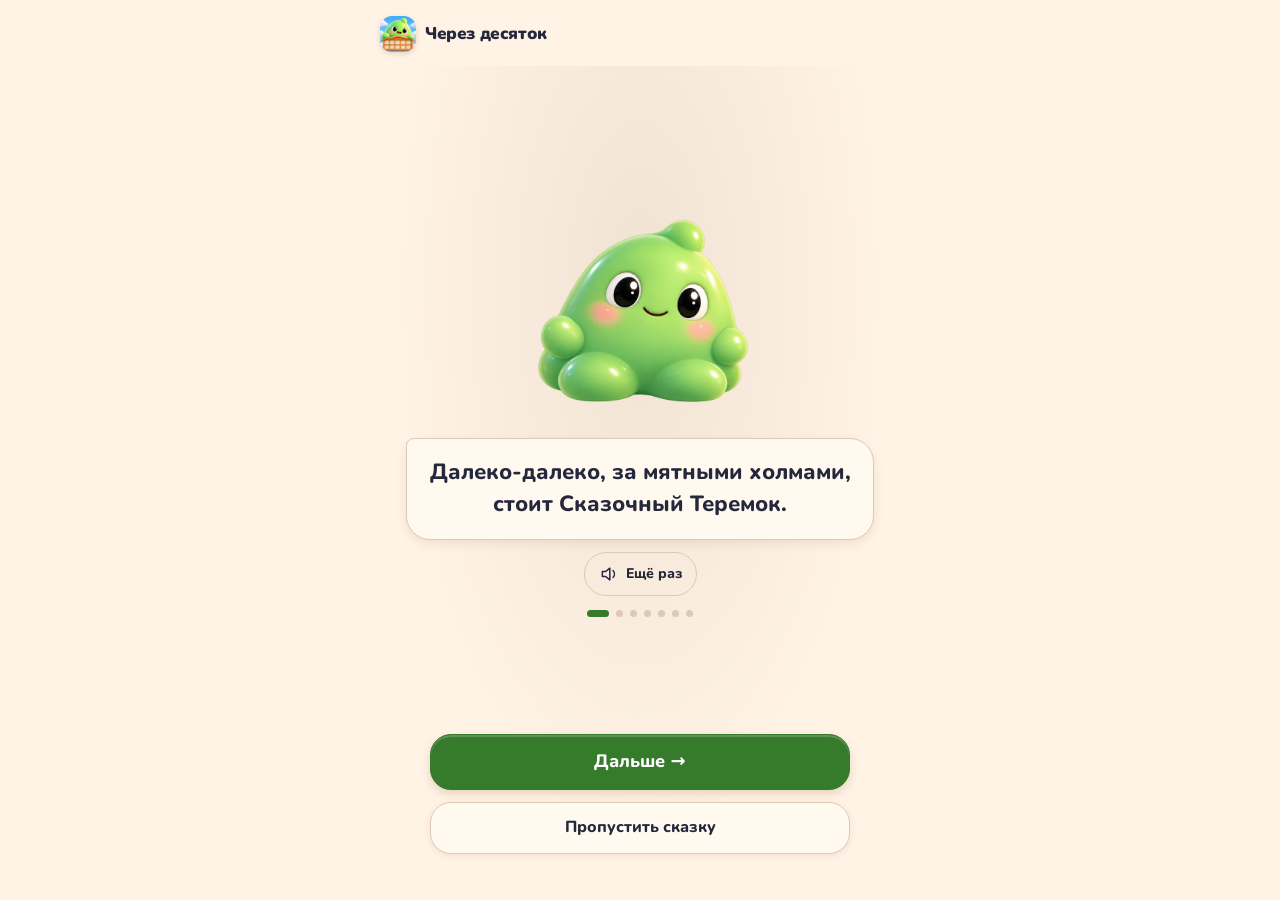
<file: index.html>
<!doctype html>
<html lang="ru">
<head>
<meta charset="utf-8">
<meta name="application-version" content="3.6.3">
<meta name="viewport" content="width=device-width,initial-scale=1,viewport-fit=cover">
<title>Через десяток</title>
<meta name="description" content="Сказочный тренажёр сложения и вычитания через десяток для детей">
<meta name="theme-color" content="#F2E9DC" media="(prefers-color-scheme: light)">
<meta name="theme-color" content="#19282A" media="(prefers-color-scheme: dark)">
<meta name="mobile-web-app-capable" content="yes">
<meta name="apple-mobile-web-app-capable" content="yes">
<meta name="apple-mobile-web-app-title" content="Через 10">
<link rel="manifest" href="manifest.webmanifest">
<link rel="icon" type="image/png" sizes="192x192" href="icons/icon-192.png">
<link rel="apple-touch-icon" href="icons/apple-touch-icon.png">
<link rel="stylesheet" href="css/fonts.css">
<link rel="stylesheet" href="css/app.css">
<link rel="stylesheet" href="css/premium.css">
<link rel="stylesheet" href="css/illustrated.css">
<link rel="stylesheet" href="css/complete.css">
<link rel="stylesheet" href="css/facts.css">
<link rel="stylesheet" href="css/companion.css">
<link rel="stylesheet" href="css/voice-lesson.css">
<link rel="stylesheet" href="css/full-transfer.css">
<link rel="stylesheet" href="css/foundations.css">
<link rel="stylesheet" href="css/number-games.css">
<link rel="stylesheet" href="css/sense.css">
<link rel="stylesheet" href="css/number-play.css">
<link rel="stylesheet" href="css/math-adventures.css">
<link rel="stylesheet" href="css/story-t01.css">
<link rel="stylesheet" href="css/library-accessibility.css">
</head>
<body>
<main class="wrap"><div id="app"></div></main>
<script src="js/fit.js" defer></script>
<script src="js/phrases.js"></script>
<script src="js/chars.js"></script>
<script src="js/world.js"></script>
<script src="js/illustrated.js"></script>
<script src="js/art-catalog.js"></script>
<script src="js/complete.js"></script>
<script src="js/audio.js"></script>
<script src="js/engine.js"></script>
<script src="js/full-transfer-core.js"></script>
<script src="js/app.js"></script>
<script src="js/facts-phrases.js"></script>
<script src="js/facts.js?qa=7394cd27b2d3"></script>
<script src="js/companion.js"></script>
<script src="js/lesson-phrases.js"></script>
<script src="js/voice-asr.js"></script>
<script src="js/voice-lesson.js"></script>
<script src="js/full-transfer-ui.js"></script>
<script src="js/foundations-core.js"></script>
<script src="js/foundations.js"></script>
<script src="js/number-games-core.js"></script>
<script src="js/number-games.js"></script>
<script src="js/insights-core.js"></script>
<script src="js/insights.js"></script>
<script src="js/sense-phrases.js"></script>
<script src="js/sense-games-core.js"></script>
<script src="js/sense-games.js"></script>
<script src="js/library-voice-catalog.js"></script>
<script src="js/library-voice.js"></script>
<script src="js/number-play-core.js"></script>
<script src="js/number-play.js"></script>
<script src="js/math-adventures-core.js"></script>
<script src="js/math-adventures.js"></script>
<script src="js/games-voice.js"></script>
<script src="js/tap-guard.js"></script>
<script src="js/focus-mode.js"></script>
<script src="js/parent-gate.js"></script>
<script src="js/daily-core.js"></script>
<script src="js/daily.js"></script>
<script src="js/story-t01.js"></script>
<script src="js/story-t02.js"></script>
<script src="js/story-t03.js"></script>
<script src="js/story-t04.js"></script>
<script src="js/story-t05.js"></script>
<script src="js/story-t06.js"></script>
<script src="js/story-t07.js"></script>
<script>if('serviceWorker' in navigator && location.protocol!=='capacitor:'){ window.addEventListener('load', ()=>{
  navigator.serviceWorker.register('sw.js').catch(()=>{});
  // докачка записей голоса для работы без сети: порциями, пока остаются файлы и есть продвижение
  const ask=()=>navigator.serviceWorker.ready.then(r=>{ const w=navigator.serviceWorker.controller||r.active; if(w) w.postMessage({type:'terem-fill'}); }).catch(()=>{});
  navigator.serviceWorker.addEventListener('message', e=>{ const d=e.data; if(!d||d.type!=='terem-fill') return; window.__offline=d; if(d.left>0&&d.got>0) setTimeout(ask,500); });
  ask(); window.addEventListener('online', ask);
}); }</script>
</body>
</html>
</file>
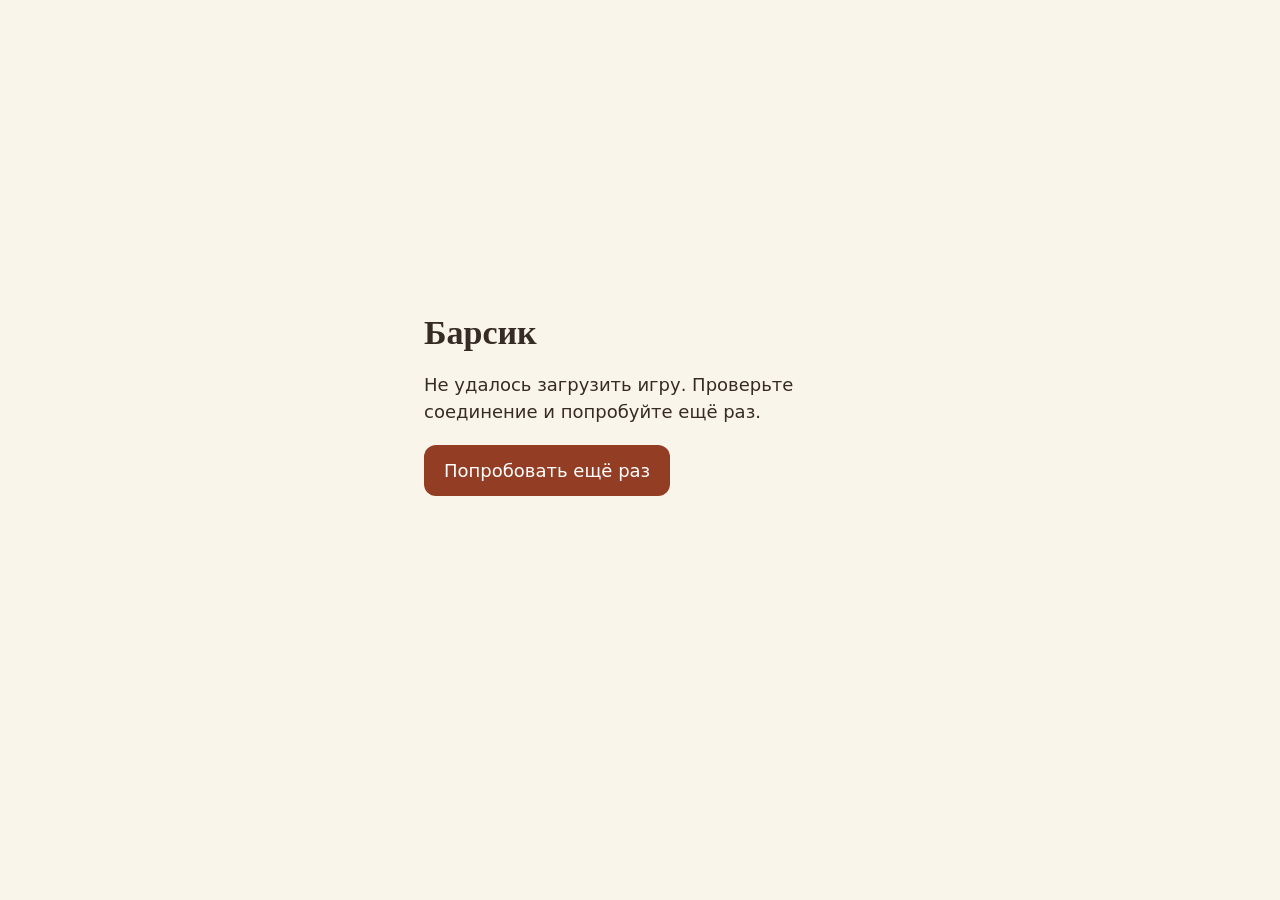
<file: barsik/index.html>
<!doctype html><html lang="ru"><meta charset="utf-8"><meta name="viewport" content="width=device-width,initial-scale=1"><meta name="robots" content="noindex,nofollow"><meta name="referrer" content="no-referrer"><title>Барсик — наш большой день</title>
<style>html{background:#faf5ea;color:#362c25;font:18px/1.5 system-ui}body{min-height:90svh;margin:0;display:grid;place-content:center}main{max-width:24em;padding:24px}h1{font:700 34px/1.1 Georgia,serif;margin:0 0 .6em}p{margin:0}button{margin-top:20px;padding:12px 20px;font:inherit;border:0;border-radius:12px;background:#923d24;color:white}</style>
<main><h1>Барсик</h1><p role="status" aria-live="polite">Открываем двор…</p><button hidden type="button">Попробовать ещё раз</button><noscript>Для игры нужен JavaScript.</noscript></main><script src="./open.js" defer></script></html>
</file>
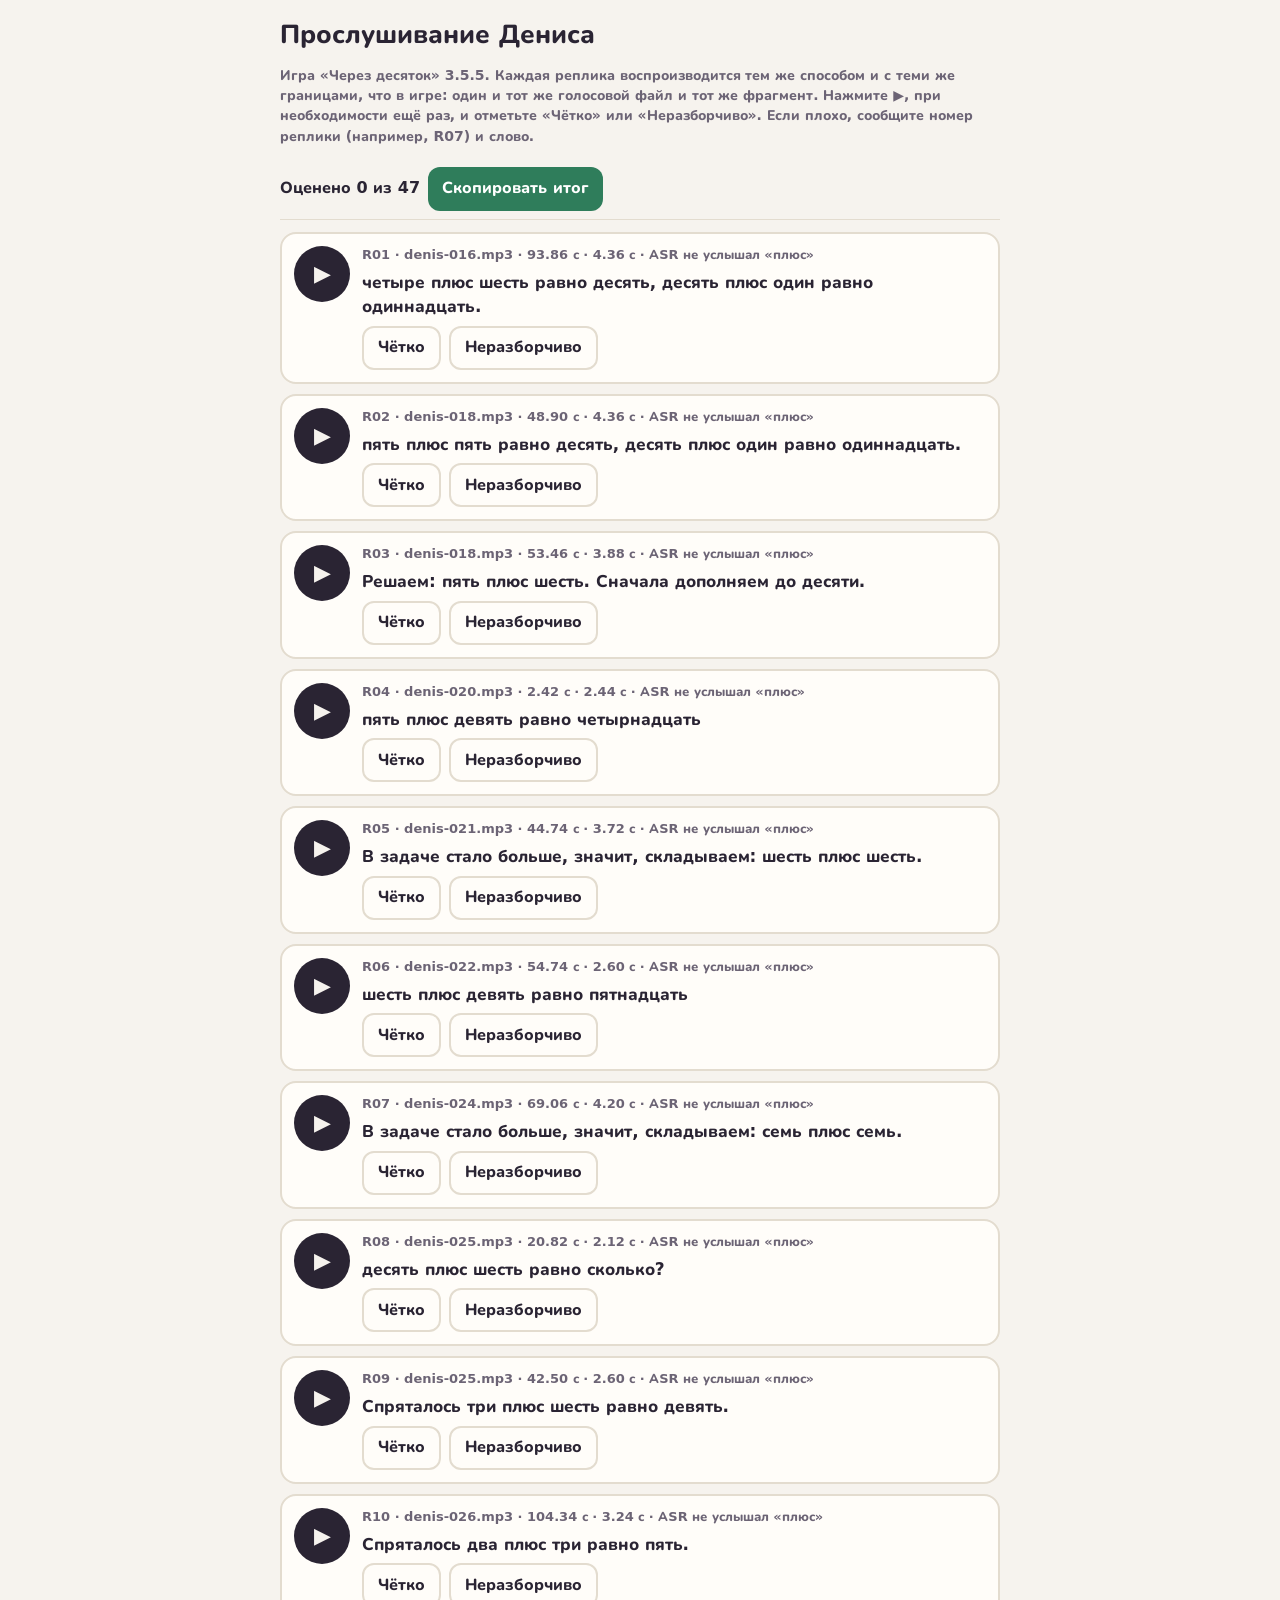
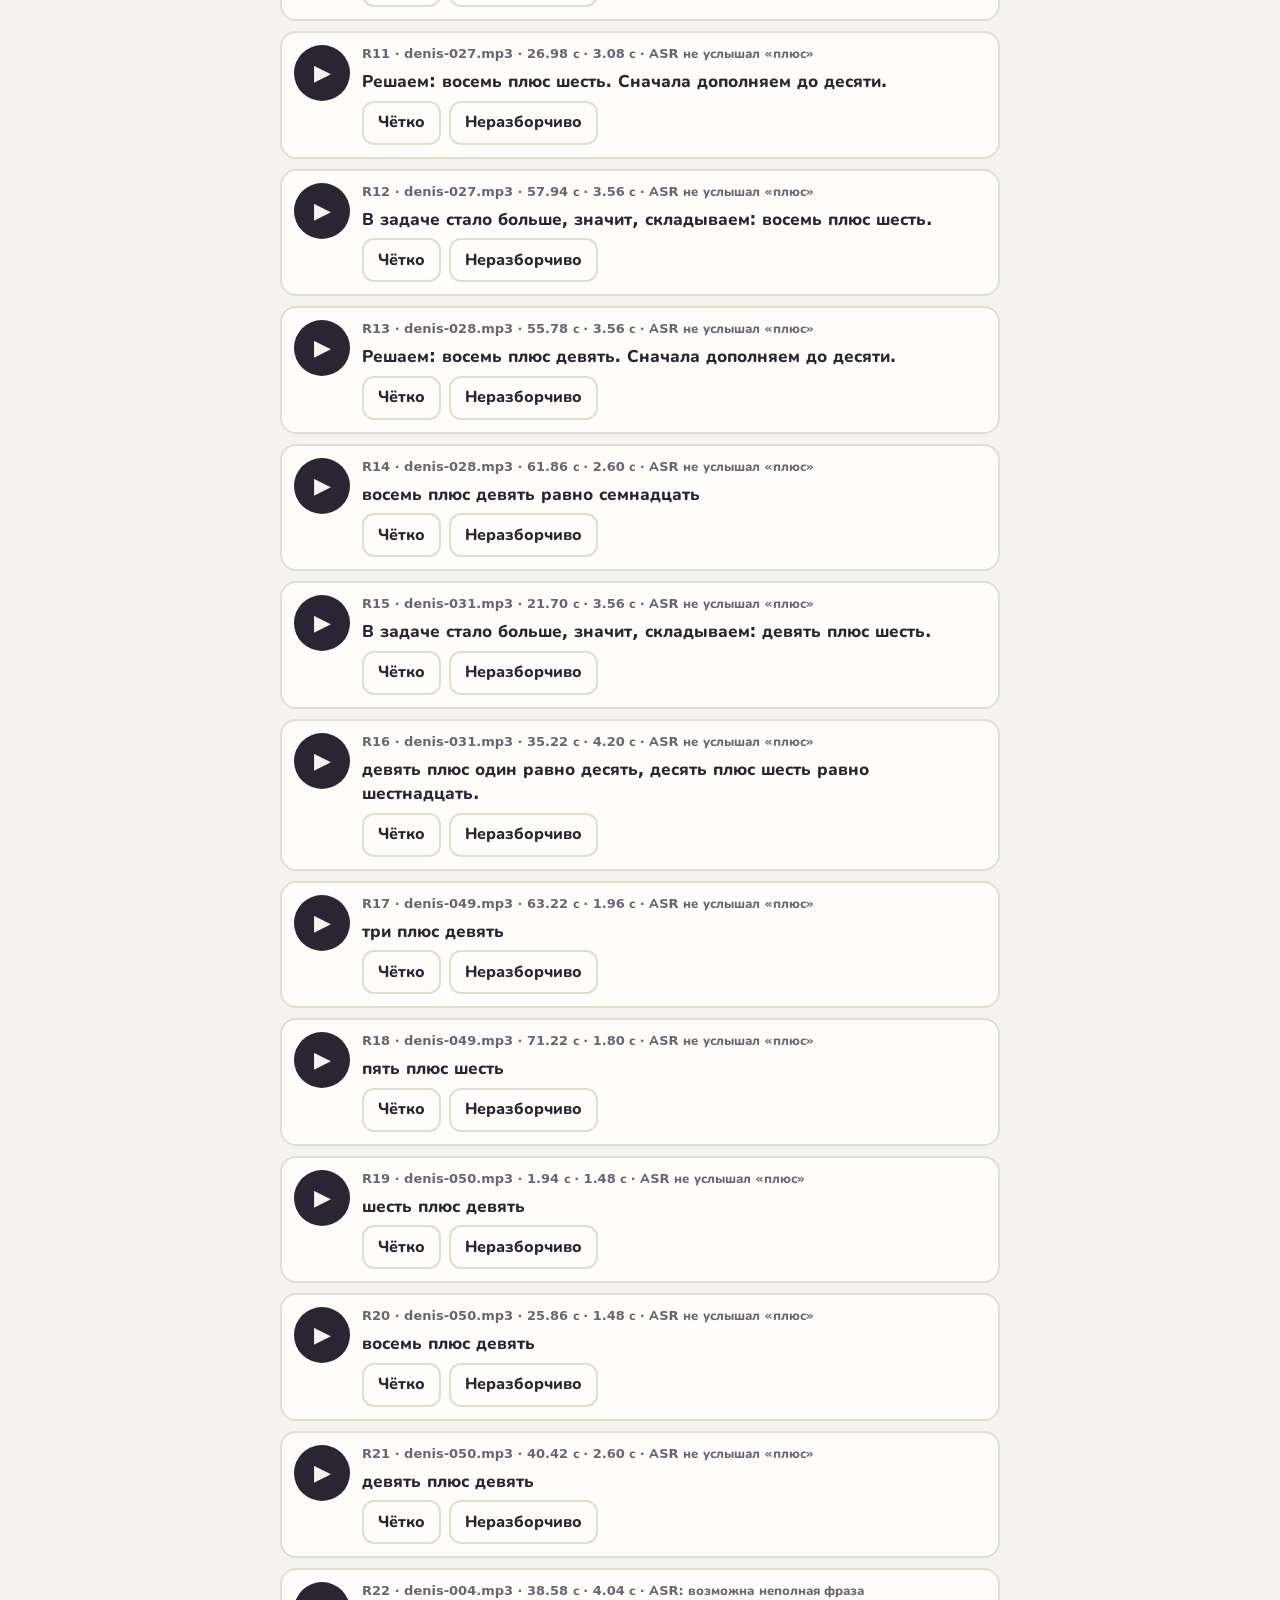
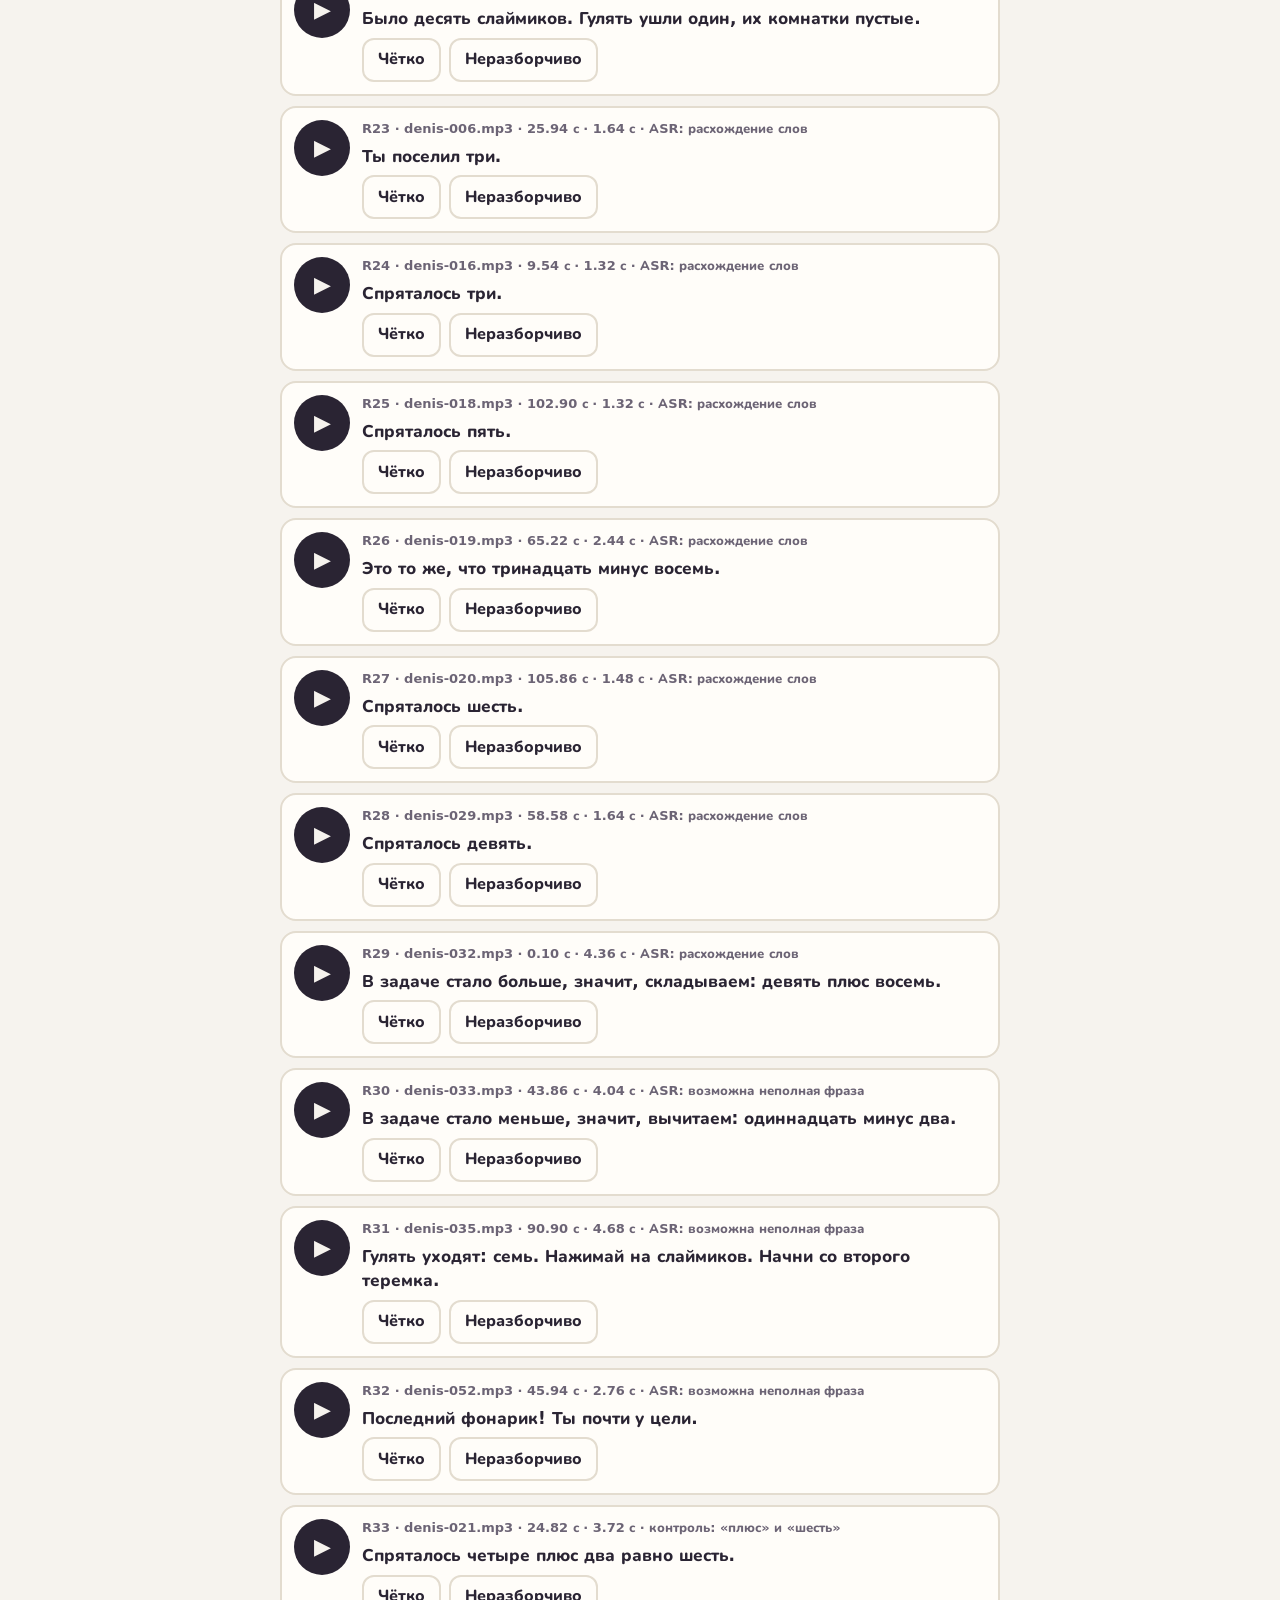
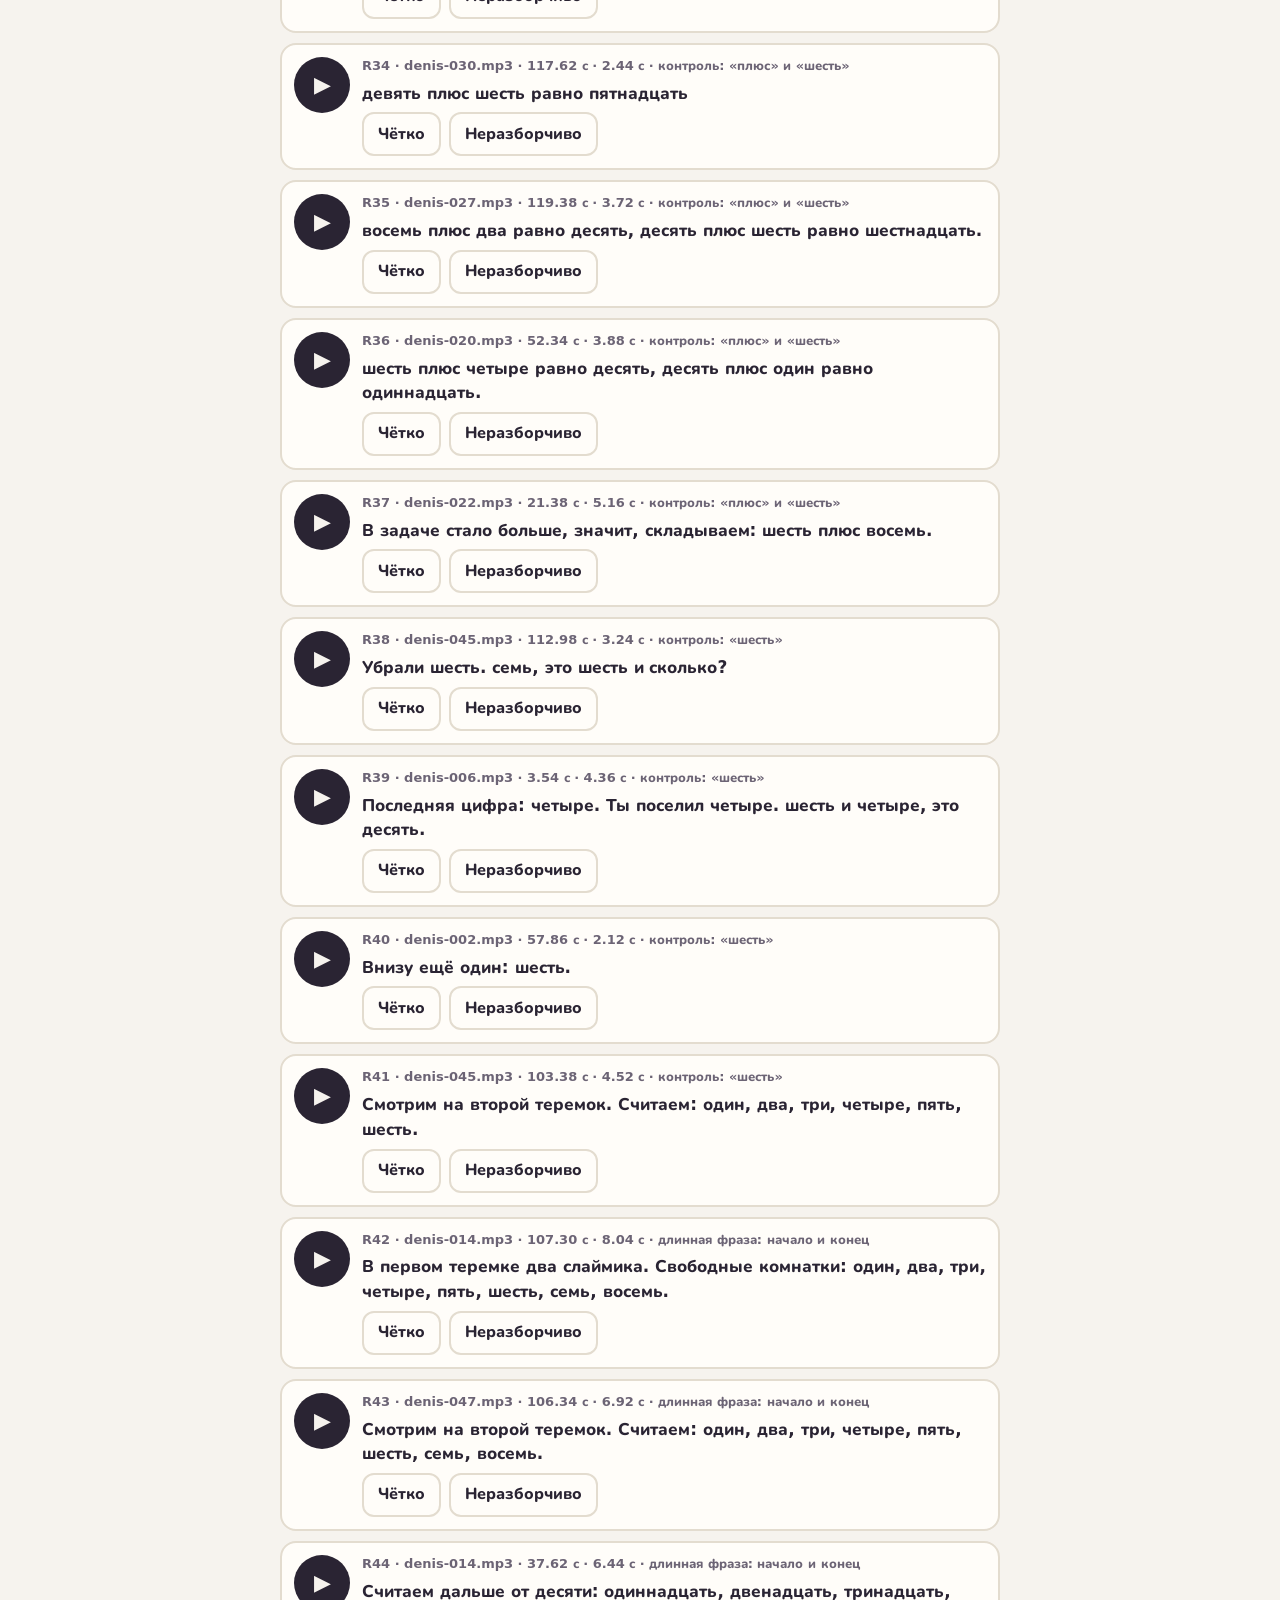
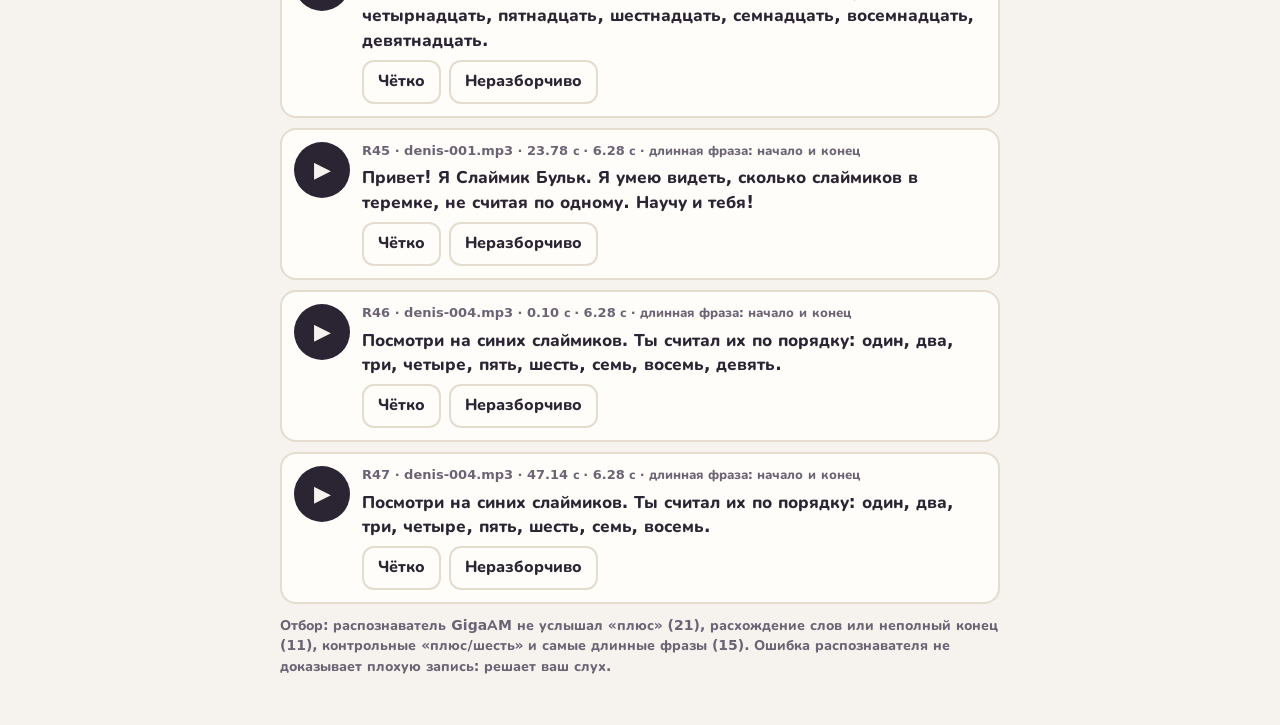
<file: listen/index.html>
<!doctype html>
<html lang="ru"><head><meta charset="utf-8"><meta name="viewport" content="width=device-width,initial-scale=1,viewport-fit=cover">
<title>Прослушивание Дениса · 3.5.5</title>
<style>
:root{--bg:#f6f3ee;--card:#fffdf9;--ink:#2a2433;--muted:#6c6475;--line:#e3dccf;--accent:#2f7d5b;--warn:#b5462f;color-scheme:light}
@media (prefers-color-scheme: dark){:root{--bg:#1d1a21;--card:#26222b;--ink:#efe9f3;--muted:#a79fb0;--line:#3a3441;--accent:#5fc497;--warn:#ef8a72;color-scheme:dark}}
@font-face{font-family:"Nunito";src:url(../fonts/nunito-cyrillic-800-normal.woff2) format("woff2");font-weight:800}
body{margin:0;background:var(--bg);color:var(--ink);font:600 16px/1.45 "Nunito",system-ui,-apple-system,sans-serif}
.wrap{max-width:720px;margin:0 auto;padding:max(16px,env(safe-area-inset-top)) max(16px,env(safe-area-inset-right)) 48px max(16px,env(safe-area-inset-left));display:flex;flex-direction:column;gap:12px}
h1{font-size:26px;margin:0}
p{margin:0}.muted{color:var(--muted);font-size:14px}
ol{list-style:none;margin:0;padding:0;display:flex;flex-direction:column;gap:10px}
li{background:var(--card);border:2px solid var(--line);border-radius:16px;padding:12px;display:grid;grid-template-columns:auto 1fr;gap:6px 12px}
li.ok{border-color:var(--accent)} li.bad{border-color:var(--warn)}
.play{grid-row:span 3;width:56px;height:56px;border-radius:50%;border:0;background:var(--ink);color:var(--bg);font-size:22px;cursor:pointer}
.play.on{background:var(--accent)}
.id{font-weight:900;font-size:13px;color:var(--muted)} .say{font-weight:800;font-size:17px;min-width:0}
.btns{display:flex;gap:8px;flex-wrap:wrap}
.btns button{min-height:44px;padding:6px 14px;border-radius:12px;border:2px solid var(--line);background:transparent;color:var(--ink);font:inherit;font-weight:800;cursor:pointer}
li.ok .okb{border-color:var(--accent);color:var(--accent)} li.bad .badb{border-color:var(--warn);color:var(--warn)}
.bar{position:sticky;top:0;background:var(--bg);padding:8px 0;border-bottom:1px solid var(--line);display:flex;flex-wrap:wrap;gap:8px;align-items:center}
.bar button{min-height:44px;padding:6px 14px;border-radius:12px;border:0;background:var(--accent);color:#fff;font:inherit;font-weight:800}
textarea{width:100%;box-sizing:border-box;min-height:90px;border-radius:12px;border:1px solid var(--line);background:var(--card);color:var(--ink);font:14px/1.4 ui-monospace,monospace;padding:8px}
</style></head><body><div class="wrap">
<h1>Прослушивание Дениса</h1>
<p class="muted">Игра «Через десяток» 3.5.5. Каждая реплика воспроизводится тем же способом и с теми же границами, что в игре: один и тот же голосовой файл и тот же фрагмент. Нажмите ▶, при необходимости ещё раз, и отметьте «Чётко» или «Неразборчиво». Если плохо, сообщите номер реплики (например, R07) и слово.</p>
<div class="bar"><span id="cnt">Оценено 0 из 0</span><button type="button" id="copy">Скопировать итог</button></div>
<ol id="list"></ol>
<textarea id="report" readonly hidden></textarea>
<p class="muted">Отбор: распознаватель GigaAM не услышал «плюс» (21), расхождение слов или неполный конец (11), контрольные «плюс/шесть» и самые длинные фразы (15). Ошибка распознавателя не доказывает плохую запись: решает ваш слух.</p>
</div>
<script src="../js/audio.js"></script>
<script>
const ITEMS=[{"id": "R01", "say": "четыре плюс шесть равно десять, десять плюс один равно одиннадцать.", "why": "ASR не услышал «плюс»", "src": "denis-016.mp3", "start": 93.86, "dur": 4.36}, {"id": "R02", "say": "пять плюс пять равно десять, десять плюс один равно одиннадцать.", "why": "ASR не услышал «плюс»", "src": "denis-018.mp3", "start": 48.9, "dur": 4.36}, {"id": "R03", "say": "Решаем: пять плюс шесть. Сначала дополняем до десяти.", "why": "ASR не услышал «плюс»", "src": "denis-018.mp3", "start": 53.46, "dur": 3.88}, {"id": "R04", "say": "пять плюс девять равно четырнадцать", "why": "ASR не услышал «плюс»", "src": "denis-020.mp3", "start": 2.42, "dur": 2.44}, {"id": "R05", "say": "В задаче стало больше, значит, складываем: шесть плюс шесть.", "why": "ASR не услышал «плюс»", "src": "denis-021.mp3", "start": 44.74, "dur": 3.72}, {"id": "R06", "say": "шесть плюс девять равно пятнадцать", "why": "ASR не услышал «плюс»", "src": "denis-022.mp3", "start": 54.74, "dur": 2.6}, {"id": "R07", "say": "В задаче стало больше, значит, складываем: семь плюс семь.", "why": "ASR не услышал «плюс»", "src": "denis-024.mp3", "start": 69.06, "dur": 4.2}, {"id": "R08", "say": "десять плюс шесть равно сколько?", "why": "ASR не услышал «плюс»", "src": "denis-025.mp3", "start": 20.82, "dur": 2.12}, {"id": "R09", "say": "Спряталось три плюс шесть равно девять.", "why": "ASR не услышал «плюс»", "src": "denis-025.mp3", "start": 42.5, "dur": 2.6}, {"id": "R10", "say": "Спряталось два плюс три равно пять.", "why": "ASR не услышал «плюс»", "src": "denis-026.mp3", "start": 104.34, "dur": 3.24}, {"id": "R11", "say": "Решаем: восемь плюс шесть. Сначала дополняем до десяти.", "why": "ASR не услышал «плюс»", "src": "denis-027.mp3", "start": 26.98, "dur": 3.08}, {"id": "R12", "say": "В задаче стало больше, значит, складываем: восемь плюс шесть.", "why": "ASR не услышал «плюс»", "src": "denis-027.mp3", "start": 57.94, "dur": 3.56}, {"id": "R13", "say": "Решаем: восемь плюс девять. Сначала дополняем до десяти.", "why": "ASR не услышал «плюс»", "src": "denis-028.mp3", "start": 55.78, "dur": 3.56}, {"id": "R14", "say": "восемь плюс девять равно семнадцать", "why": "ASR не услышал «плюс»", "src": "denis-028.mp3", "start": 61.86, "dur": 2.6}, {"id": "R15", "say": "В задаче стало больше, значит, складываем: девять плюс шесть.", "why": "ASR не услышал «плюс»", "src": "denis-031.mp3", "start": 21.7, "dur": 3.56}, {"id": "R16", "say": "девять плюс один равно десять, десять плюс шесть равно шестнадцать.", "why": "ASR не услышал «плюс»", "src": "denis-031.mp3", "start": 35.22, "dur": 4.2}, {"id": "R17", "say": "три плюс девять", "why": "ASR не услышал «плюс»", "src": "denis-049.mp3", "start": 63.22, "dur": 1.96}, {"id": "R18", "say": "пять плюс шесть", "why": "ASR не услышал «плюс»", "src": "denis-049.mp3", "start": 71.22, "dur": 1.8}, {"id": "R19", "say": "шесть плюс девять", "why": "ASR не услышал «плюс»", "src": "denis-050.mp3", "start": 1.94, "dur": 1.48}, {"id": "R20", "say": "восемь плюс девять", "why": "ASR не услышал «плюс»", "src": "denis-050.mp3", "start": 25.86, "dur": 1.48}, {"id": "R21", "say": "девять плюс девять", "why": "ASR не услышал «плюс»", "src": "denis-050.mp3", "start": 40.42, "dur": 2.6}, {"id": "R22", "say": "Было десять слаймиков. Гулять ушли один, их комнатки пустые.", "why": "ASR: возможна неполная фраза", "src": "denis-004.mp3", "start": 38.58, "dur": 4.04}, {"id": "R23", "say": "Ты поселил три.", "why": "ASR: расхождение слов", "src": "denis-006.mp3", "start": 25.94, "dur": 1.64}, {"id": "R24", "say": "Спряталось три.", "why": "ASR: расхождение слов", "src": "denis-016.mp3", "start": 9.54, "dur": 1.32}, {"id": "R25", "say": "Спряталось пять.", "why": "ASR: расхождение слов", "src": "denis-018.mp3", "start": 102.9, "dur": 1.32}, {"id": "R26", "say": "Это то же, что тринадцать минус восемь.", "why": "ASR: расхождение слов", "src": "denis-019.mp3", "start": 65.22, "dur": 2.44}, {"id": "R27", "say": "Спряталось шесть.", "why": "ASR: расхождение слов", "src": "denis-020.mp3", "start": 105.86, "dur": 1.48}, {"id": "R28", "say": "Спряталось девять.", "why": "ASR: расхождение слов", "src": "denis-029.mp3", "start": 58.58, "dur": 1.64}, {"id": "R29", "say": "В задаче стало больше, значит, складываем: девять плюс восемь.", "why": "ASR: расхождение слов", "src": "denis-032.mp3", "start": 0.1, "dur": 4.36}, {"id": "R30", "say": "В задаче стало меньше, значит, вычитаем: одиннадцать минус два.", "why": "ASR: возможна неполная фраза", "src": "denis-033.mp3", "start": 43.86, "dur": 4.04}, {"id": "R31", "say": "Гулять уходят: семь. Нажимай на слаймиков. Начни со второго теремка.", "why": "ASR: возможна неполная фраза", "src": "denis-035.mp3", "start": 90.9, "dur": 4.68}, {"id": "R32", "say": "Последний фонарик! Ты почти у цели.", "why": "ASR: возможна неполная фраза", "src": "denis-052.mp3", "start": 45.94, "dur": 2.76}, {"id": "R33", "say": "Спряталось четыре плюс два равно шесть.", "why": "контроль: «плюс» и «шесть»", "src": "denis-021.mp3", "start": 24.82, "dur": 3.72}, {"id": "R34", "say": "девять плюс шесть равно пятнадцать", "why": "контроль: «плюс» и «шесть»", "src": "denis-030.mp3", "start": 117.62, "dur": 2.44}, {"id": "R35", "say": "восемь плюс два равно десять, десять плюс шесть равно шестнадцать.", "why": "контроль: «плюс» и «шесть»", "src": "denis-027.mp3", "start": 119.38, "dur": 3.72}, {"id": "R36", "say": "шесть плюс четыре равно десять, десять плюс один равно одиннадцать.", "why": "контроль: «плюс» и «шесть»", "src": "denis-020.mp3", "start": 52.34, "dur": 3.88}, {"id": "R37", "say": "В задаче стало больше, значит, складываем: шесть плюс восемь.", "why": "контроль: «плюс» и «шесть»", "src": "denis-022.mp3", "start": 21.38, "dur": 5.16}, {"id": "R38", "say": "Убрали шесть. семь, это шесть и сколько?", "why": "контроль: «шесть»", "src": "denis-045.mp3", "start": 112.98, "dur": 3.24}, {"id": "R39", "say": "Последняя цифра: четыре. Ты поселил четыре. шесть и четыре, это десять.", "why": "контроль: «шесть»", "src": "denis-006.mp3", "start": 3.54, "dur": 4.36}, {"id": "R40", "say": "Внизу ещё один: шесть.", "why": "контроль: «шесть»", "src": "denis-002.mp3", "start": 57.86, "dur": 2.12}, {"id": "R41", "say": "Смотрим на второй теремок. Считаем: один, два, три, четыре, пять, шесть.", "why": "контроль: «шесть»", "src": "denis-045.mp3", "start": 103.38, "dur": 4.52}, {"id": "R42", "say": "В первом теремке два слаймика. Свободные комнатки: один, два, три, четыре, пять, шесть, семь, восемь.", "why": "длинная фраза: начало и конец", "src": "denis-014.mp3", "start": 107.3, "dur": 8.04}, {"id": "R43", "say": "Смотрим на второй теремок. Считаем: один, два, три, четыре, пять, шесть, семь, восемь.", "why": "длинная фраза: начало и конец", "src": "denis-047.mp3", "start": 106.34, "dur": 6.92}, {"id": "R44", "say": "Считаем дальше от десяти: одиннадцать, двенадцать, тринадцать, четырнадцать, пятнадцать, шестнадцать, семнадцать, восемнадцать, девятнадцать.", "why": "длинная фраза: начало и конец", "src": "denis-014.mp3", "start": 37.62, "dur": 6.44}, {"id": "R45", "say": "Привет! Я Слаймик Бульк. Я умею видеть, сколько слаймиков в теремке, не считая по одному. Научу и тебя!", "why": "длинная фраза: начало и конец", "src": "denis-001.mp3", "start": 23.78, "dur": 6.28}, {"id": "R46", "say": "Посмотри на синих слаймиков. Ты считал их по порядку: один, два, три, четыре, пять, шесть, семь, восемь, девять.", "why": "длинная фраза: начало и конец", "src": "denis-004.mp3", "start": 0.1, "dur": 6.28}, {"id": "R47", "say": "Посмотри на синих слаймиков. Ты считал их по порядку: один, два, три, четыре, пять, шесть, семь, восемь.", "why": "длинная фраза: начало и конец", "src": "denis-004.mp3", "start": 47.14, "dur": 6.28}];
const KEY='terem_listen_355'; let V={}; try{V=JSON.parse(localStorage.getItem(KEY)||'{}')}catch(e){}
let cur=null;
function save(){try{localStorage.setItem(KEY,JSON.stringify(V))}catch(e){}}
function render(){
  const ol=document.getElementById('list'); ol.textContent='';
  let n=0; ITEMS.forEach(it=>{ if(V[it.id]) n++; });
  document.getElementById('cnt').textContent='Оценено '+n+' из '+ITEMS.length;
  ITEMS.forEach(it=>{
    const li=document.createElement('li'); li.id=it.id; li.className=V[it.id]||'';
    const b=document.createElement('button'); b.type='button'; b.className='play'+(cur===it.id?' on':''); b.textContent=cur===it.id?'■':'▶'; b.setAttribute('aria-label','Воспроизвести '+it.id);
    b.onclick=()=>play(it);
    const id=document.createElement('div'); id.className='id'; id.textContent=it.id+' · '+it.src+' · '+it.start.toFixed(2)+' с · '+it.dur.toFixed(2)+' с · '+it.why;
    const s=document.createElement('div'); s.className='say'; s.textContent=it.say;
    const bt=document.createElement('div'); bt.className='btns';
    const ok=document.createElement('button'); ok.type='button'; ok.className='okb'; ok.textContent='Чётко'; ok.onclick=()=>{V[it.id]='ok';save();render();};
    const bad=document.createElement('button'); bad.type='button'; bad.className='badb'; bad.textContent='Неразборчиво'; bad.onclick=()=>{V[it.id]='bad';save();render();};
    bt.append(ok,bad); li.append(b,id,s,bt); ol.append(li);
  });
}
function play(it){
  AUDIO.unlock();
  if(cur===it.id){ AUDIO.stop(); cur=null; render(); return; }
  cur=it.id; render();
  AUDIO.say({say:it.say,text:it.say},{force:true,onend:()=>{ if(cur===it.id){ cur=null; render(); } }});
}
document.getElementById('copy').onclick=()=>{
  const lines=ITEMS.filter(it=>V[it.id]).map(it=>it.id+' '+(V[it.id]==='ok'?'чётко':'НЕРАЗБОРЧИВО')+' — '+it.say);
  const t='Прослушивание 3.5.5: '+lines.length+'/'+ITEMS.length+'\n'+lines.join('\n');
  const ta=document.getElementById('report'); ta.hidden=false; ta.value=t;
  try{ navigator.clipboard.writeText(t).catch(()=>{ ta.select(); }); }catch(e){ ta.select(); }
};
AUDIO.init('../').then(()=>{ const miss=ITEMS.filter(it=>!AUDIO.sprites.index[it.say]); if(miss.length){ document.getElementById('cnt').textContent='Не найдены в игре: '+miss.map(m=>m.id).join(', '); } render(); });
render();
</script></body></html>
</file>
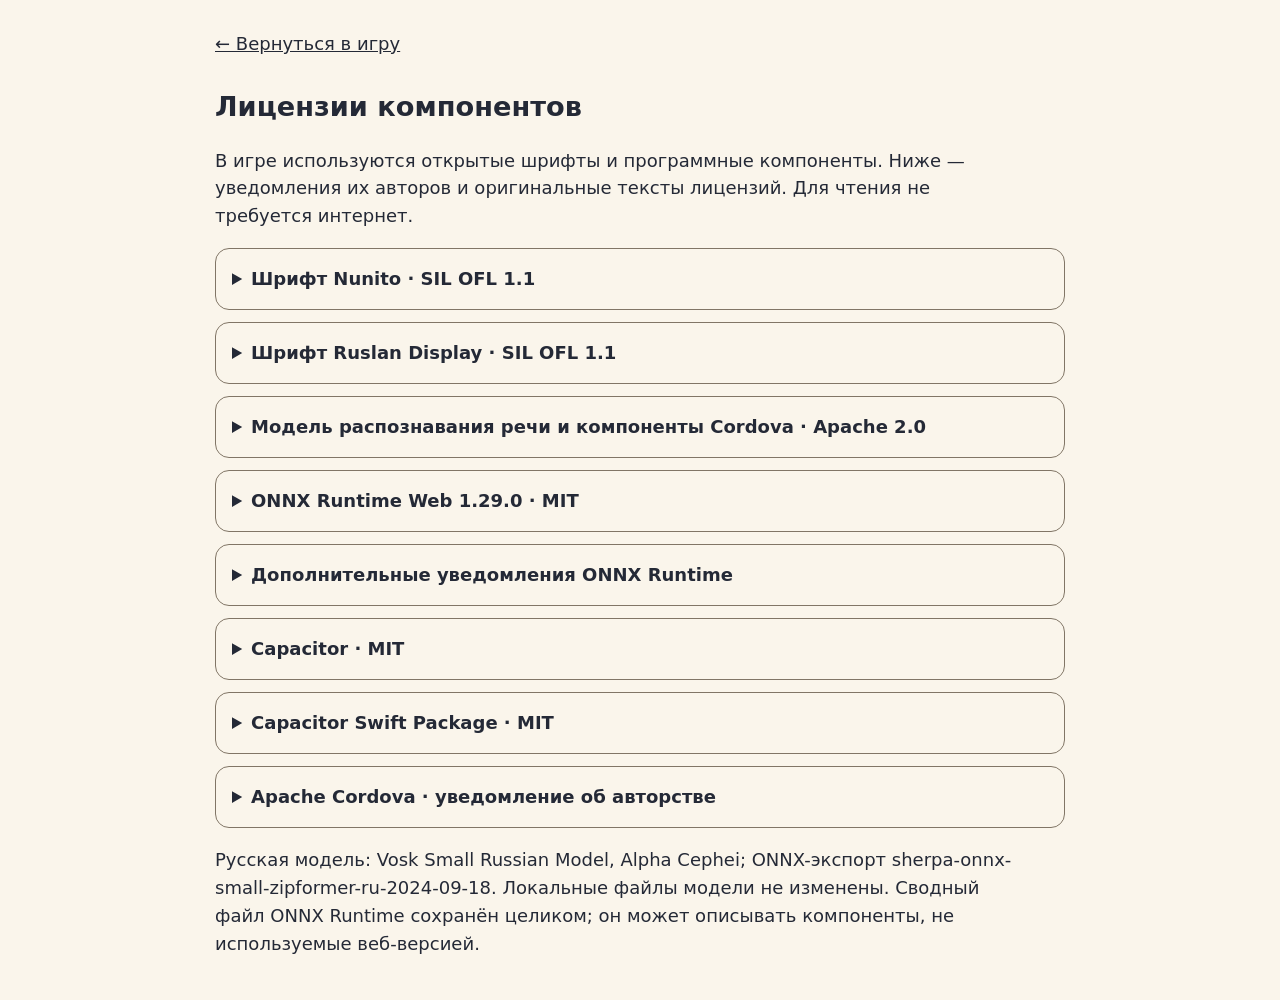
<file: licenses.html>
<!doctype html>
<html lang="ru">
<head>
<meta charset="utf-8">
<meta name="viewport" content="width=device-width,initial-scale=1,viewport-fit=cover">
<meta name="color-scheme" content="light dark">
<title>Лицензии · Через десяток</title>
<style>
body{margin:0;background:#faf5eb;color:#242936;font:18px/1.55 system-ui,sans-serif;padding:max(20px,env(safe-area-inset-top)) max(20px,env(safe-area-inset-right)) max(24px,env(safe-area-inset-bottom)) max(20px,env(safe-area-inset-left))}main{max-width:850px;margin:auto}a{display:inline-flex;align-items:center;min-height:48px;color:inherit}h1{font-size:1.7rem}details{margin:12px 0;border:1px solid #817566;border-radius:14px;overflow:hidden}summary{padding:16px;cursor:pointer;font-weight:650;min-height:28px}summary:focus-visible,a:focus-visible{outline:3px solid #257a51;outline-offset:3px}pre{margin:0;padding:16px;border-top:1px solid #817566;font:14px/1.6 ui-monospace,monospace;white-space:pre-wrap;overflow-wrap:anywhere}p{max-width:70ch}@media(prefers-color-scheme:dark){body{background:#1b2028;color:#f2eee7}}
</style>
</head>
<body><main>
<a href="./index.html">← Вернуться в игру</a>
<h1>Лицензии компонентов</h1>
<p>В игре используются открытые шрифты и программные компоненты. Ниже — уведомления их авторов и оригинальные тексты лицензий. Для чтения не требуется интернет.</p>
<details data-license="fonts/LICENSE-Nunito.txt"><summary>Шрифт Nunito · SIL OFL 1.1</summary><pre aria-live="polite"></pre></details>
<details data-license="fonts/LICENSE-RuslanDisplay.txt"><summary>Шрифт Ruslan Display · SIL OFL 1.1</summary><pre aria-live="polite"></pre></details>
<details data-license="voice-model/LICENSE-Apache-2.0.txt"><summary>Модель распознавания речи и компоненты Cordova · Apache 2.0</summary><pre aria-live="polite"></pre></details>
<details data-license="vendor/ort/LICENSE.txt"><summary>ONNX Runtime Web 1.29.0 · MIT</summary><pre aria-live="polite"></pre></details>
<details data-license="vendor/ort/ThirdPartyNotices.txt"><summary>Дополнительные уведомления ONNX Runtime</summary><pre aria-live="polite"></pre></details>
<details data-license="vendor/Capacitor-LICENSE.txt"><summary>Capacitor · MIT</summary><pre aria-live="polite"></pre></details>
<details data-license="vendor/CapacitorSwiftPM-LICENSE.txt"><summary>Capacitor Swift Package · MIT</summary><pre aria-live="polite"></pre></details>
<details data-license="vendor/Cordova-NOTICE.txt"><summary>Apache Cordova · уведомление об авторстве</summary><pre aria-live="polite"></pre></details>
<p>Русская модель: Vosk Small Russian Model, Alpha Cephei; ONNX-экспорт sherpa-onnx-small-zipformer-ru-2024-09-18. Локальные файлы модели не изменены. Сводный файл ONNX Runtime сохранён целиком; он может описывать компоненты, не используемые веб-версией.</p>
<script>
document.querySelectorAll('details[data-license]').forEach(item=>{
  item.addEventListener('toggle',async()=>{
    if(!item.open||item.dataset.loaded) return;
    item.dataset.loaded='loading'; const pre=item.querySelector('pre'); pre.textContent='Открываем текст…';
    try{ const response=await fetch(item.dataset.license); if(!response.ok) throw new Error('unavailable'); pre.textContent=await response.text(); item.dataset.loaded='yes'; }
    catch(e){delete item.dataset.loaded;pre.textContent='Не удалось открыть текст. Закройте и откройте этот раздел ещё раз.';}
  });
});
</script></main></body></html>
</file>
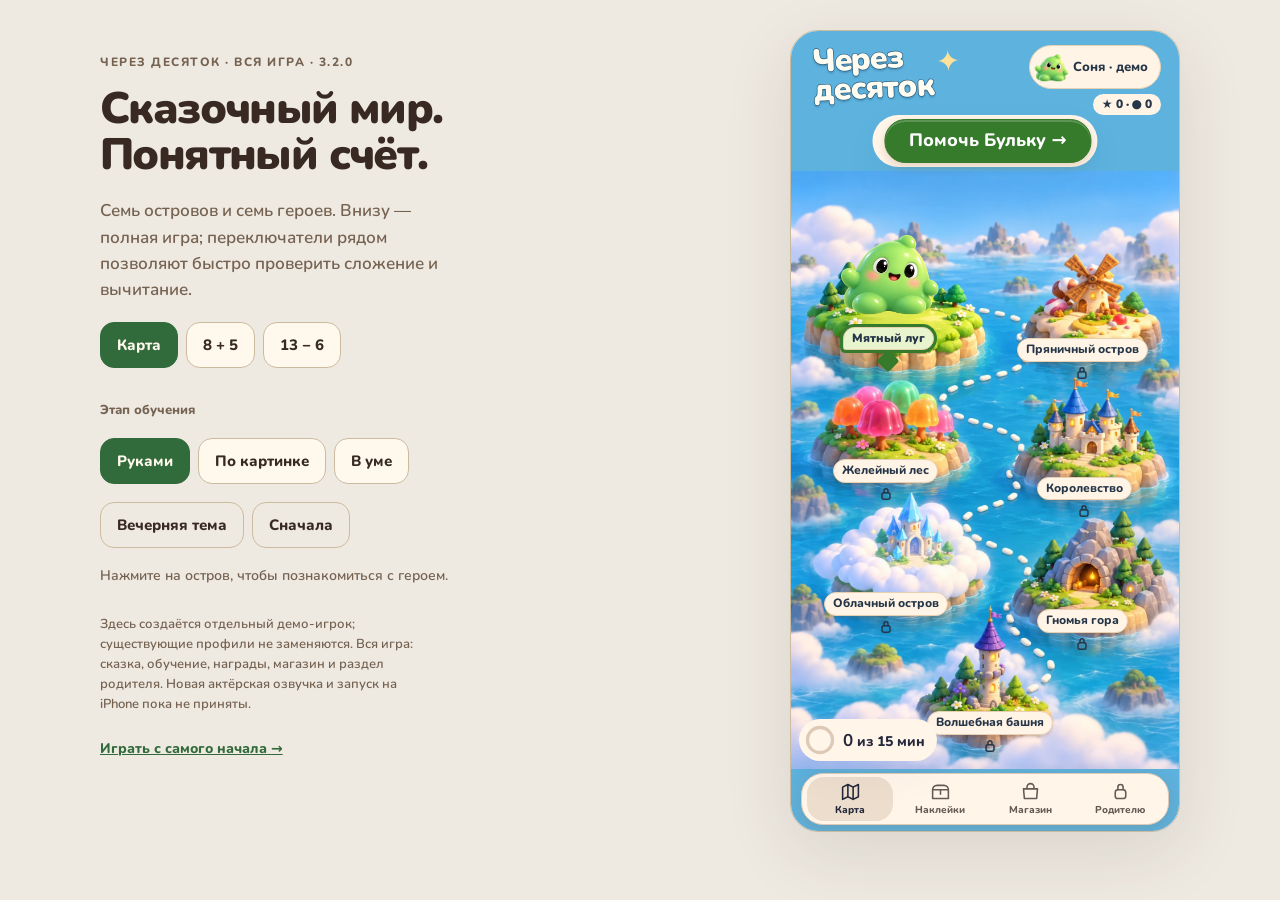
<file: preview.html>
<!doctype html><html lang="ru"><head><meta charset="utf-8"><meta name="viewport" content="width=device-width,initial-scale=1"><title>Через десяток — вся игра 3.2.0</title><link rel="stylesheet" href="css/fonts.css"><style>
:root{color-scheme:light;font-family:Nunito,system-ui,sans-serif;color:#382A23;background:#EEE9E1}*{box-sizing:border-box}body{margin:0;padding:30px 24px 50px}main{max-width:1080px;margin:auto;display:grid;grid-template-columns:minmax(260px,1fr) 390px;gap:64px;align-items:start}.copy{position:sticky;top:30px;padding-top:20px}small{font-size:12px;letter-spacing:1.5px;text-transform:uppercase;font-weight:800;color:#756251}h1{font-size:44px;line-height:1.05;letter-spacing:-1.6px;margin:14px 0 20px;font-weight:900}p{font-size:17px;line-height:1.55;color:#756251;max-width:34ch}button,a{font:800 15px Nunito,system-ui,sans-serif}button{min-height:46px;border:1px solid #CDBB9F;border-radius:14px;background:#FFF8ED;color:#382A23;padding:10px 16px;cursor:pointer}button[aria-pressed="true"]{background:#326B3B;color:#FFF9ED;border-color:#326B3B}.group{display:flex;gap:8px;flex-wrap:wrap;margin:18px 0}.phase{margin-top:30px}.phase label{font-size:13px;color:#756251;font-weight:800}.secondary{background:transparent}.note{font-size:13px;max-width:42ch;margin-top:26px}.app-frame{width:390px;max-width:100%;border-radius:28px;overflow:hidden;border:1px solid #CDBB9F;box-shadow:0 20px 70px #382A231C;background:#F2E9DC}iframe{width:100%;height:800px;display:block;border:0}.direct{color:#326B3B;font-size:14px;display:inline-block;margin-top:12px}#status{font-size:14px;min-height:22px;color:#756251}button:focus-visible,a:focus-visible{outline:3px solid #165F9B;outline-offset:3px}@media(max-width:800px){body{padding:20px 12px}main{display:flex;flex-direction:column;align-items:center;gap:20px}.copy{position:static;width:100%;max-width:540px;padding:0}h1{font-size:30px;margin:8px 0 10px}p{font-size:15px;max-width:none;margin:8px 0}.group{margin:12px 0}.phase{margin-top:14px}.note{margin-top:10px}.app-frame{width:min(390px,100%)}iframe{height:800px}}
</style></head><body><main><section class="copy"><small>Через десяток · вся игра · 3.2.0</small><h1>Сказочный мир.<br>Понятный счёт.</h1><p>Семь островов и семь героев. Внизу — полная игра; переключатели рядом позволяют быстро проверить сложение и вычитание.</p><div class="group" id="modes"><button data-mode="map" aria-pressed="true">Карта</button><button data-mode="add" aria-pressed="false">8 + 5</button><button data-mode="sub" aria-pressed="false">13 − 6</button></div><div class="phase"><label>Этап обучения</label><div class="group" id="phases"><button data-phase="1" aria-pressed="true">Руками</button><button data-phase="2" aria-pressed="false">По картинке</button><button data-phase="3" aria-pressed="false">В уме</button></div></div><div class="group"><button id="theme" class="secondary">Вечерняя тема</button><button id="restart" class="secondary">Сначала</button></div><div id="status" role="status">Открываем приложение…</div><p class="note">Здесь создаётся отдельный демо-игрок; существующие профили не заменяются. Вся игра: сказка, обучение, награды, магазин и раздел родителя. Новая актёрская озвучка и запуск на iPhone пока не приняты.</p><a class="direct" href="index.html" target="_blank">Играть с самого начала →</a></section><section class="app-frame" aria-label="Рабочее приложение"><iframe id="game" src="index.html" title="Через десяток — приложение"></iframe></section></main><script src="js/review.js"></script></body></html>
</file>
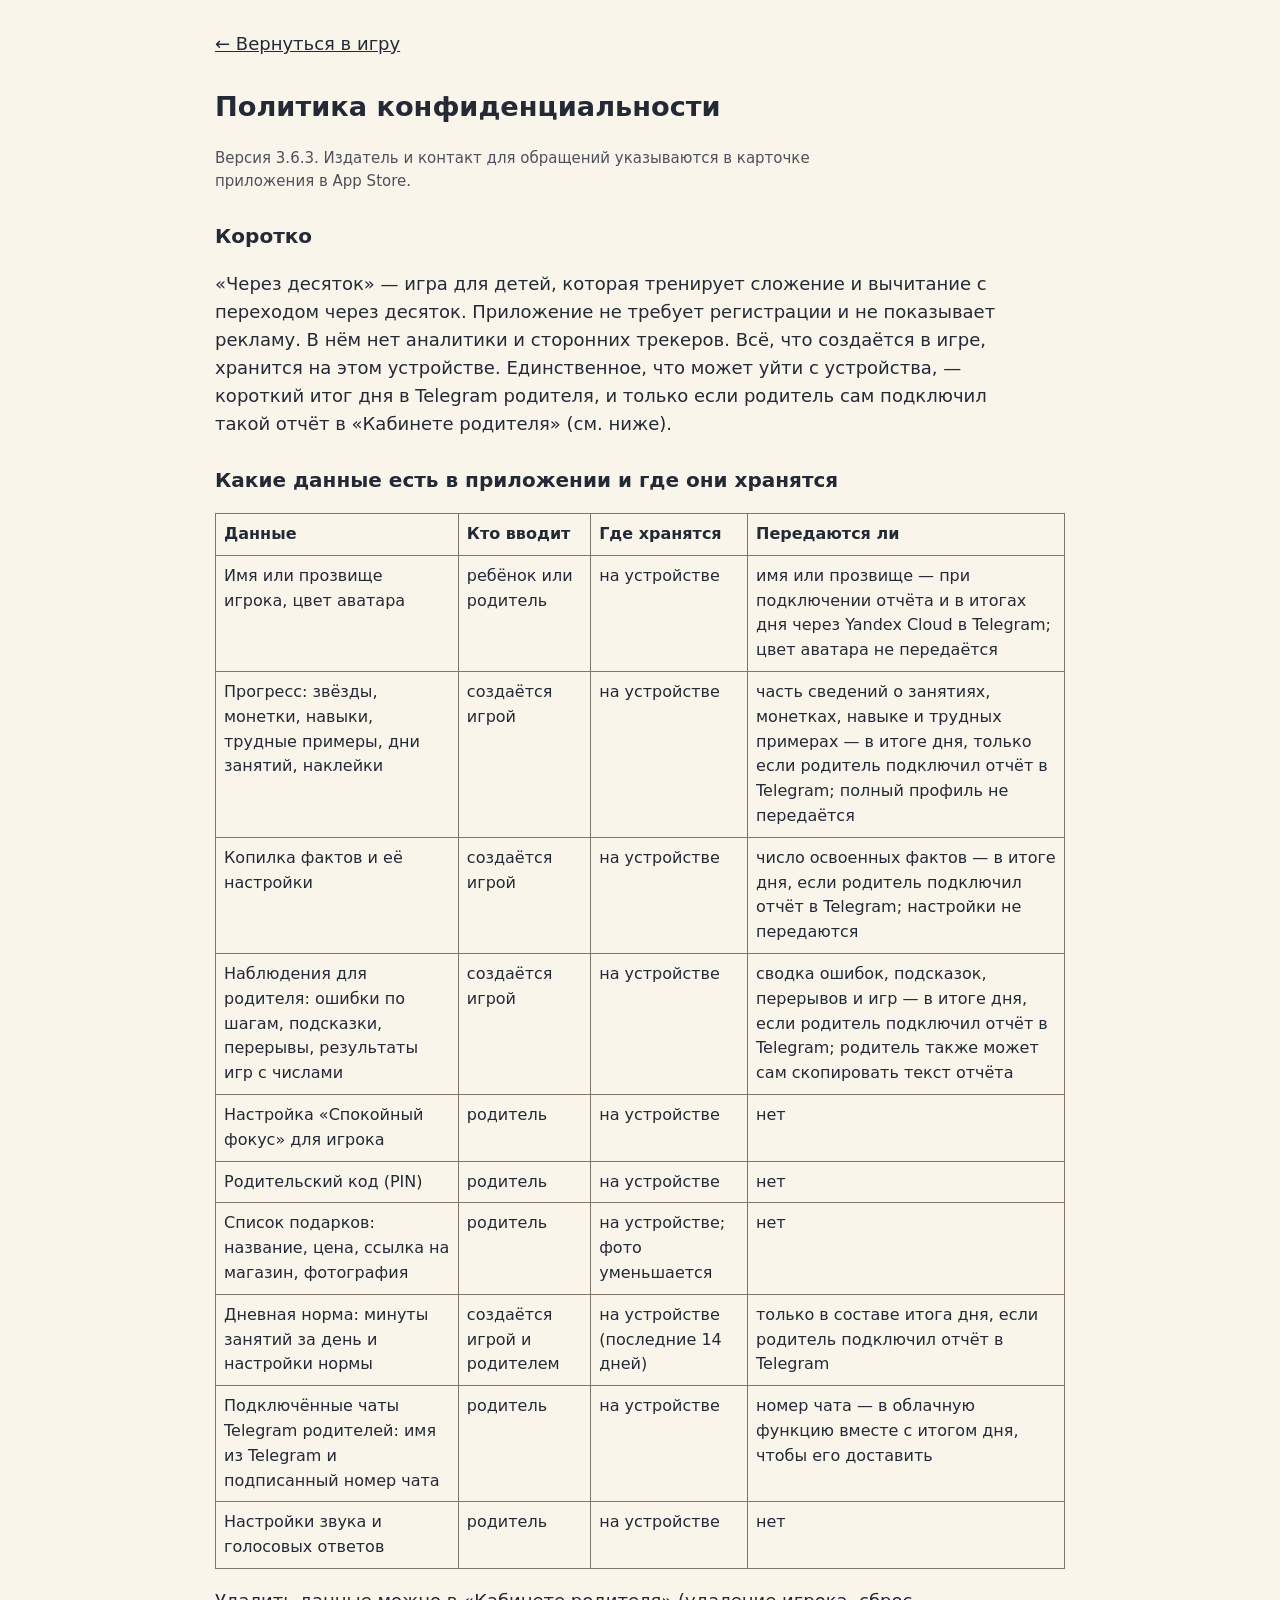
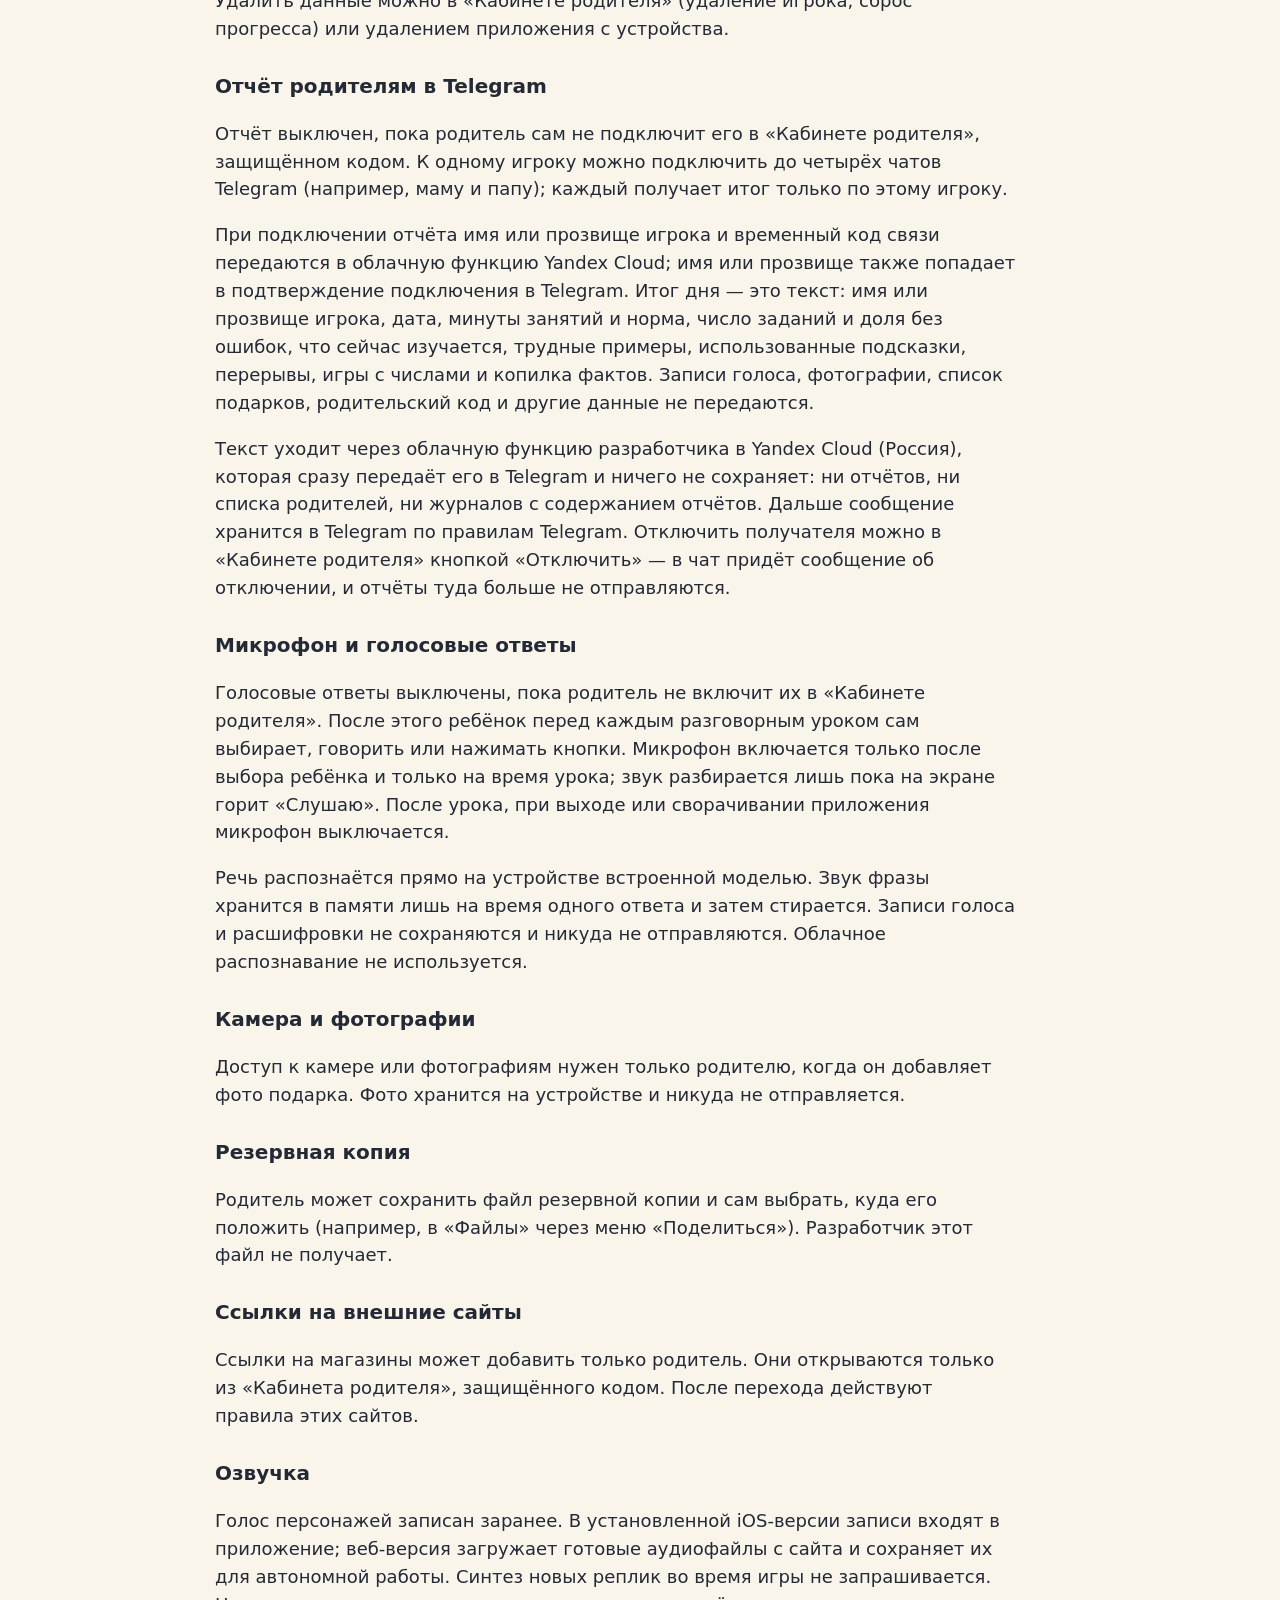
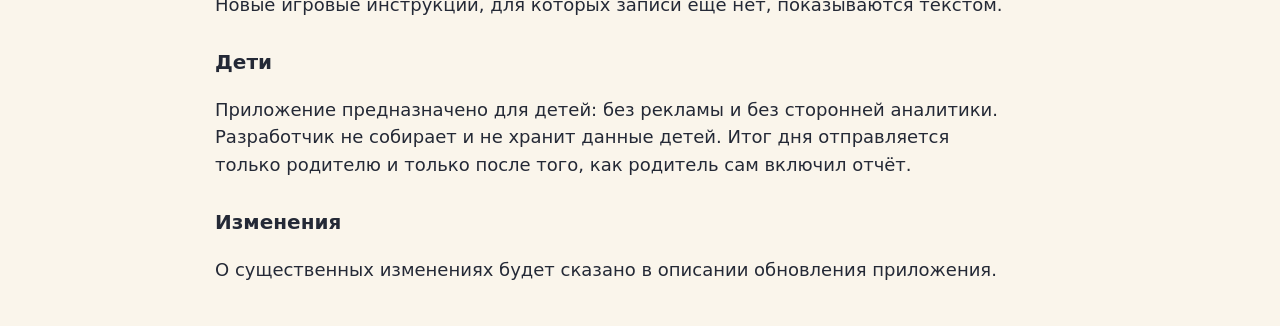
<file: privacy.html>
<!doctype html>
<html lang="ru">
<head>
<meta charset="utf-8">
<meta name="viewport" content="width=device-width,initial-scale=1,viewport-fit=cover">
<meta name="color-scheme" content="light dark">
<title>Конфиденциальность · Через десяток</title>
<style>
body{margin:0;background:#faf5eb;color:#242936;font:18px/1.55 system-ui,sans-serif;padding:max(20px,env(safe-area-inset-top)) max(20px,env(safe-area-inset-right)) max(24px,env(safe-area-inset-bottom)) max(20px,env(safe-area-inset-left))}main{max-width:850px;margin:auto}a{display:inline-flex;align-items:center;min-height:48px;color:inherit}h1{font-size:1.7rem}details{margin:12px 0;border:1px solid #817566;border-radius:14px;overflow:hidden}summary{padding:16px;cursor:pointer;font-weight:650;min-height:28px}summary:focus-visible,a:focus-visible{outline:3px solid #257a51;outline-offset:3px}pre{margin:0;padding:16px;border-top:1px solid #817566;font:14px/1.6 ui-monospace,monospace;white-space:pre-wrap;overflow-wrap:anywhere}p{max-width:70ch}@media(prefers-color-scheme:dark){body{background:#1b2028;color:#f2eee7}}
table{border-collapse:collapse;width:100%;font-size:16px}th,td{border:1px solid #817566;padding:8px;text-align:left;vertical-align:top}h2{font-size:1.25rem;margin-top:28px}.note{font-size:15px;opacity:.8}h1{hyphens:auto;overflow-wrap:break-word}@media(max-width:360px){h1{font-size:1.4rem}}@media(max-width:640px){table,tbody,tr,td{display:block;width:auto}tr:first-child{display:none}tr{border:1px solid #817566;border-radius:12px;margin:10px 0;padding:6px 10px}td{border:0;padding:4px 0}td:before{content:attr(data-label) ": ";font-weight:700}}
</style>
</head>
<body><main>
<a href="./index.html">← Вернуться в игру</a>
<h1>Политика конфиденциальности</h1>
<p class="note">Версия 3.6.3. Издатель и контакт для обращений указываются в карточке приложения в App Store.</p>
<h2>Коротко</h2>
<p>«Через десяток» — игра для детей, которая тренирует сложение и вычитание с переходом через десяток. Приложение не требует регистрации и не показывает рекламу. В нём нет аналитики и сторонних трекеров. Всё, что создаётся в игре, хранится на этом устройстве. Единственное, что может уйти с устройства, — короткий итог дня в Telegram родителя, и только если родитель сам подключил такой отчёт в «Кабинете родителя» (см. ниже).</p>
<h2>Какие данные есть в приложении и где они хранятся</h2>
<table>
<tr><th>Данные</th><th>Кто вводит</th><th>Где хранятся</th><th>Передаются ли</th></tr>
<tr><td data-label="Данные">Имя или прозвище игрока, цвет аватара</td><td data-label="Кто вводит">ребёнок или родитель</td><td data-label="Где хранятся">на устройстве</td><td data-label="Передаются ли">имя или прозвище — при подключении отчёта и в итогах дня через Yandex Cloud в Telegram; цвет аватара не передаётся</td></tr>
<tr><td data-label="Данные">Прогресс: звёзды, монетки, навыки, трудные примеры, дни занятий, наклейки</td><td data-label="Кто вводит">создаётся игрой</td><td data-label="Где хранятся">на устройстве</td><td data-label="Передаются ли">часть сведений о занятиях, монетках, навыке и трудных примерах — в итоге дня, только если родитель подключил отчёт в Telegram; полный профиль не передаётся</td></tr>
<tr><td data-label="Данные">Копилка фактов и её настройки</td><td data-label="Кто вводит">создаётся игрой</td><td data-label="Где хранятся">на устройстве</td><td data-label="Передаются ли">число освоенных фактов — в итоге дня, если родитель подключил отчёт в Telegram; настройки не передаются</td></tr>
<tr><td data-label="Данные">Наблюдения для родителя: ошибки по шагам, подсказки, перерывы, результаты игр с числами</td><td data-label="Кто вводит">создаётся игрой</td><td data-label="Где хранятся">на устройстве</td><td data-label="Передаются ли">сводка ошибок, подсказок, перерывов и игр — в итоге дня, если родитель подключил отчёт в Telegram; родитель также может сам скопировать текст отчёта</td></tr>
<tr><td data-label="Данные">Настройка «Спокойный фокус» для игрока</td><td data-label="Кто вводит">родитель</td><td data-label="Где хранятся">на устройстве</td><td data-label="Передаются ли">нет</td></tr>
<tr><td data-label="Данные">Родительский код (PIN)</td><td data-label="Кто вводит">родитель</td><td data-label="Где хранятся">на устройстве</td><td data-label="Передаются ли">нет</td></tr>
<tr><td data-label="Данные">Список подарков: название, цена, ссылка на магазин, фотография</td><td data-label="Кто вводит">родитель</td><td data-label="Где хранятся">на устройстве; фото уменьшается</td><td data-label="Передаются ли">нет</td></tr>
<tr><td data-label="Данные">Дневная норма: минуты занятий за день и настройки нормы</td><td data-label="Кто вводит">создаётся игрой и родителем</td><td data-label="Где хранятся">на устройстве (последние 14 дней)</td><td data-label="Передаются ли">только в составе итога дня, если родитель подключил отчёт в Telegram</td></tr>
<tr><td data-label="Данные">Подключённые чаты Telegram родителей: имя из Telegram и подписанный номер чата</td><td data-label="Кто вводит">родитель</td><td data-label="Где хранятся">на устройстве</td><td data-label="Передаются ли">номер чата — в облачную функцию вместе с итогом дня, чтобы его доставить</td></tr>
<tr><td data-label="Данные">Настройки звука и голосовых ответов</td><td data-label="Кто вводит">родитель</td><td data-label="Где хранятся">на устройстве</td><td data-label="Передаются ли">нет</td></tr>
</table>
<p>Удалить данные можно в «Кабинете родителя» (удаление игрока, сброс прогресса) или удалением приложения с устройства.</p>
<h2>Отчёт родителям в Telegram</h2>
<p>Отчёт выключен, пока родитель сам не подключит его в «Кабинете родителя», защищённом кодом. К одному игроку можно подключить до четырёх чатов Telegram (например, маму и папу); каждый получает итог только по этому игроку.</p>
<p>При подключении отчёта имя или прозвище игрока и временный код связи передаются в облачную функцию Yandex Cloud; имя или прозвище также попадает в подтверждение подключения в Telegram. Итог дня — это текст: имя или прозвище игрока, дата, минуты занятий и норма, число заданий и доля без ошибок, что сейчас изучается, трудные примеры, использованные подсказки, перерывы, игры с числами и копилка фактов. Записи голоса, фотографии, список подарков, родительский код и другие данные не передаются.</p>
<p>Текст уходит через облачную функцию разработчика в Yandex Cloud (Россия), которая сразу передаёт его в Telegram и ничего не сохраняет: ни отчётов, ни списка родителей, ни журналов с содержанием отчётов. Дальше сообщение хранится в Telegram по правилам Telegram. Отключить получателя можно в «Кабинете родителя» кнопкой «Отключить» — в чат придёт сообщение об отключении, и отчёты туда больше не отправляются.</p>
<h2>Микрофон и голосовые ответы</h2>
<p>Голосовые ответы выключены, пока родитель не включит их в «Кабинете родителя». После этого ребёнок перед каждым разговорным уроком сам выбирает, говорить или нажимать кнопки. Микрофон включается только после выбора ребёнка и только на время урока; звук разбирается лишь пока на экране горит «Слушаю». После урока, при выходе или сворачивании приложения микрофон выключается.</p>
<p>Речь распознаётся прямо на устройстве встроенной моделью. Звук фразы хранится в памяти лишь на время одного ответа и затем стирается. Записи голоса и расшифровки не сохраняются и никуда не отправляются. Облачное распознавание не используется.</p>
<h2>Камера и фотографии</h2>
<p>Доступ к камере или фотографиям нужен только родителю, когда он добавляет фото подарка. Фото хранится на устройстве и никуда не отправляется.</p>
<h2>Резервная копия</h2>
<p>Родитель может сохранить файл резервной копии и сам выбрать, куда его положить (например, в «Файлы» через меню «Поделиться»). Разработчик этот файл не получает.</p>
<h2>Ссылки на внешние сайты</h2>
<p>Ссылки на магазины может добавить только родитель. Они открываются только из «Кабинета родителя», защищённого кодом. После перехода действуют правила этих сайтов.</p>
<h2>Озвучка</h2>
<p>Голос персонажей записан заранее. В установленной iOS-версии записи входят в приложение; веб-версия загружает готовые аудиофайлы с сайта и сохраняет их для автономной работы. Синтез новых реплик во время игры не запрашивается. Новые игровые инструкции, для которых записи ещё нет, показываются текстом.</p>
<h2>Дети</h2>
<p>Приложение предназначено для детей: без рекламы и без сторонней аналитики. Разработчик не собирает и не хранит данные детей. Итог дня отправляется только родителю и только после того, как родитель сам включил отчёт.</p>
<h2>Изменения</h2>
<p>О существенных изменениях будет сказано в описании обновления приложения.</p>
</main></body></html>
</file>
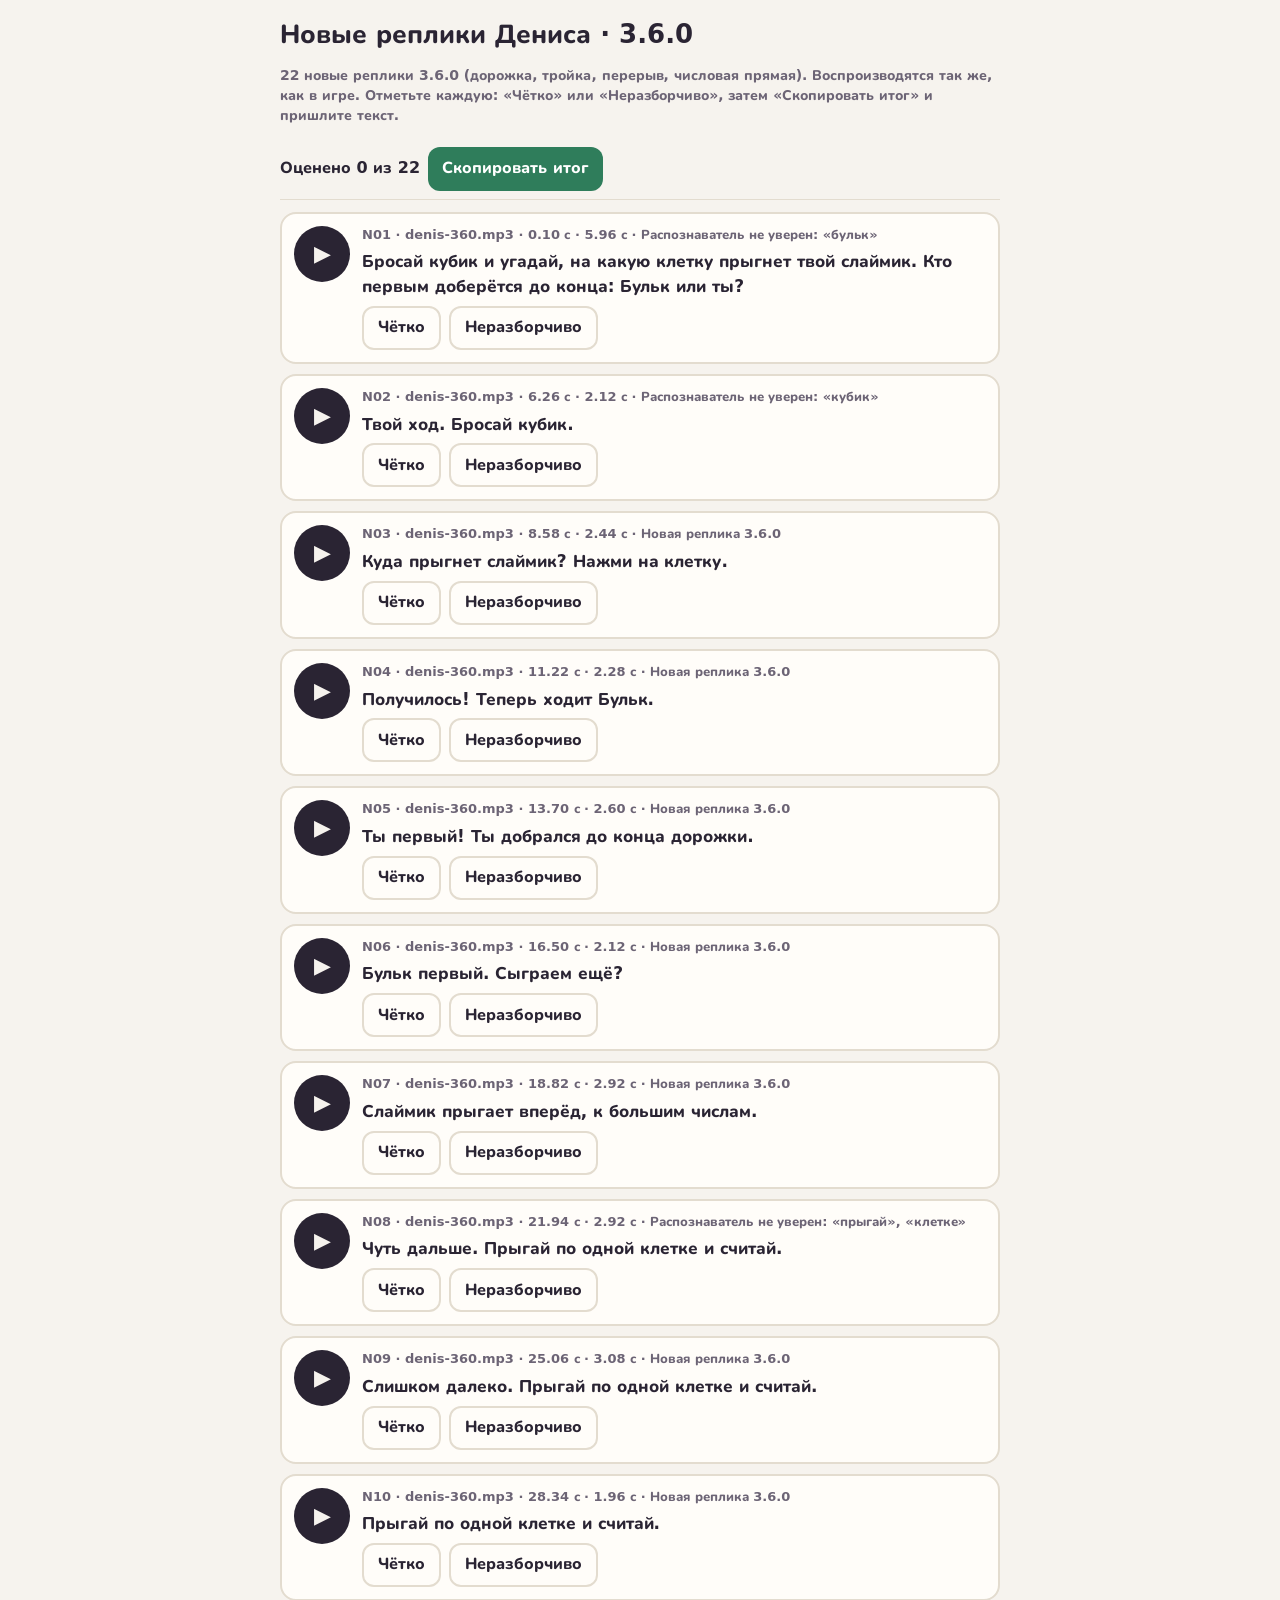
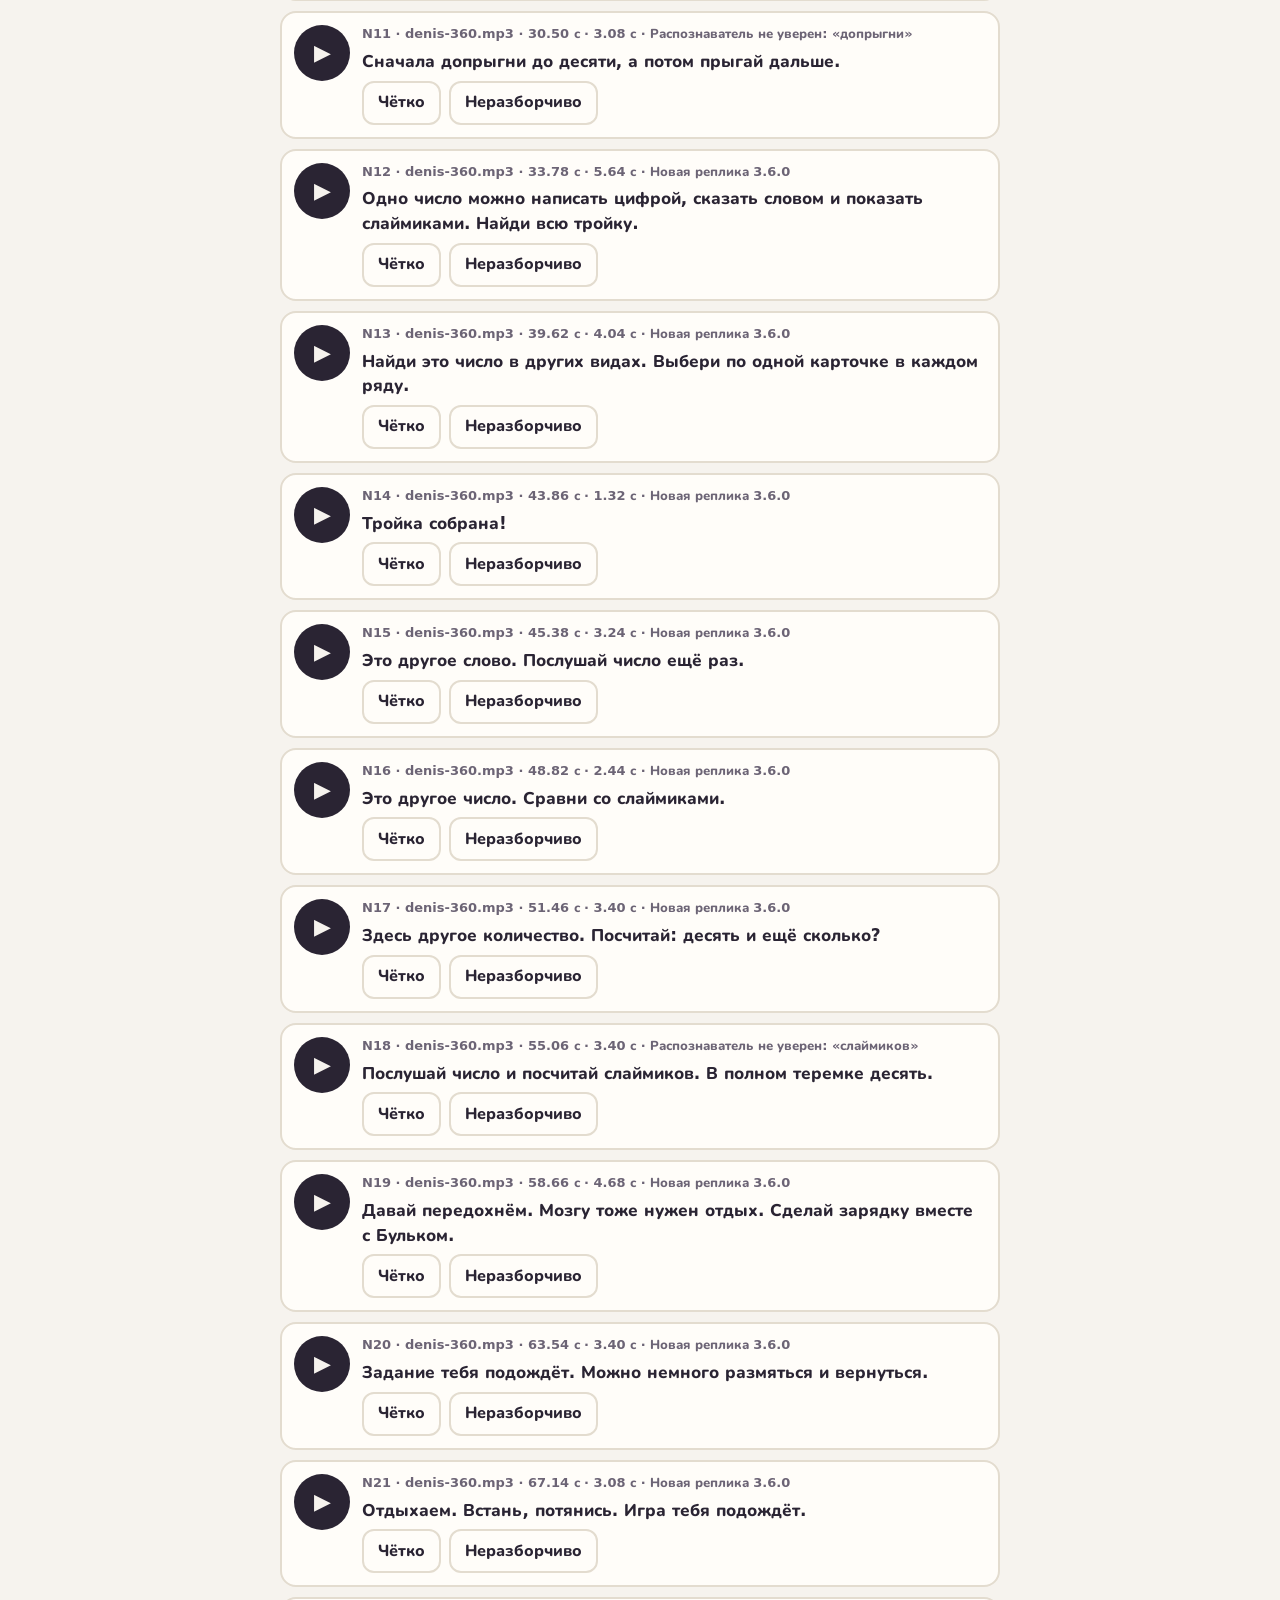
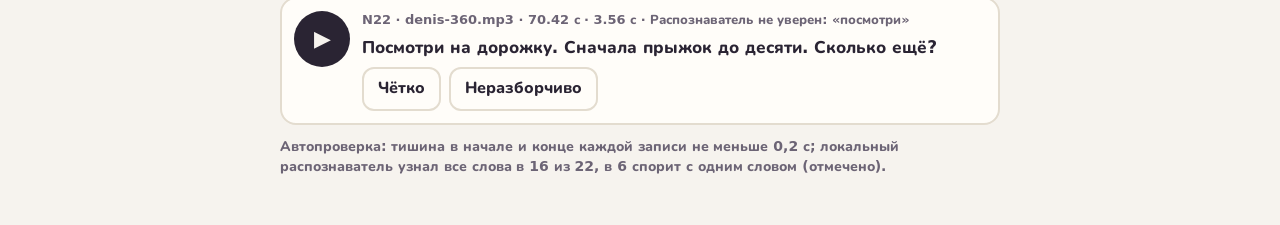
<file: listen/360.html>
<!doctype html>
<html lang="ru"><head><meta charset="utf-8"><meta name="viewport" content="width=device-width,initial-scale=1,viewport-fit=cover">
<title>Новые реплики Дениса · 3.6.0</title>
<style>
:root{--bg:#f6f3ee;--card:#fffdf9;--ink:#2a2433;--muted:#6c6475;--line:#e3dccf;--accent:#2f7d5b;--warn:#b5462f;color-scheme:light}
@media (prefers-color-scheme: dark){:root{--bg:#1d1a21;--card:#26222b;--ink:#efe9f3;--muted:#a79fb0;--line:#3a3441;--accent:#5fc497;--warn:#ef8a72;color-scheme:dark}}
@font-face{font-family:"Nunito";src:url(../fonts/nunito-cyrillic-800-normal.woff2) format("woff2");font-weight:800}
body{margin:0;background:var(--bg);color:var(--ink);font:600 16px/1.45 "Nunito",system-ui,-apple-system,sans-serif}
.wrap{max-width:720px;margin:0 auto;padding:max(16px,env(safe-area-inset-top)) max(16px,env(safe-area-inset-right)) 48px max(16px,env(safe-area-inset-left));display:flex;flex-direction:column;gap:12px}
h1{font-size:26px;margin:0}
p{margin:0}.muted{color:var(--muted);font-size:14px}
ol{list-style:none;margin:0;padding:0;display:flex;flex-direction:column;gap:10px}
li{background:var(--card);border:2px solid var(--line);border-radius:16px;padding:12px;display:grid;grid-template-columns:auto 1fr;gap:6px 12px}
li.ok{border-color:var(--accent)} li.bad{border-color:var(--warn)}
.play{grid-row:span 3;width:56px;height:56px;border-radius:50%;border:0;background:var(--ink);color:var(--bg);font-size:22px;cursor:pointer}
.play.on{background:var(--accent)}
.id{font-weight:900;font-size:13px;color:var(--muted)} .say{font-weight:800;font-size:17px;min-width:0}
.btns{display:flex;gap:8px;flex-wrap:wrap}
.btns button{min-height:44px;padding:6px 14px;border-radius:12px;border:2px solid var(--line);background:transparent;color:var(--ink);font:inherit;font-weight:800;cursor:pointer}
li.ok .okb{border-color:var(--accent);color:var(--accent)} li.bad .badb{border-color:var(--warn);color:var(--warn)}
.bar{position:sticky;top:0;background:var(--bg);padding:8px 0;border-bottom:1px solid var(--line);display:flex;flex-wrap:wrap;gap:8px;align-items:center}
.bar button{min-height:44px;padding:6px 14px;border-radius:12px;border:0;background:var(--accent);color:#fff;font:inherit;font-weight:800}
textarea{width:100%;box-sizing:border-box;min-height:90px;border-radius:12px;border:1px solid var(--line);background:var(--card);color:var(--ink);font:14px/1.4 ui-monospace,monospace;padding:8px}
</style></head><body><div class="wrap">
<h1>Новые реплики Дениса · 3.6.0</h1>
<p class="muted">22 новые реплики 3.6.0 (дорожка, тройка, перерыв, числовая прямая). Воспроизводятся так же, как в игре. Отметьте каждую: «Чётко» или «Неразборчиво», затем «Скопировать итог» и пришлите текст.</p>
<div class="bar"><span id="cnt">Оценено 0 из 0</span><button type="button" id="copy">Скопировать итог</button></div>
<ol id="list"></ol>
<textarea id="report" readonly hidden></textarea>
<p class="muted">Автопроверка: тишина в начале и конце каждой записи не меньше 0,2 с; локальный распознаватель узнал все слова в 16 из 22, в 6 спорит с одним словом (отмечено).</p>
</div>
<script src="../js/audio.js"></script>
<script>
const ITEMS=[{"id":"N01","say":"Бросай кубик и угадай, на какую клетку прыгнет твой слаймик. Кто первым доберётся до конца: Бульк или ты?","why":"Распознаватель не уверен: «бульк»","src":"denis-360.mp3","start":0.1,"dur":5.96},{"id":"N02","say":"Твой ход. Бросай кубик.","why":"Распознаватель не уверен: «кубик»","src":"denis-360.mp3","start":6.26,"dur":2.12},{"id":"N03","say":"Куда прыгнет слаймик? Нажми на клетку.","why":"Новая реплика 3.6.0","src":"denis-360.mp3","start":8.58,"dur":2.44},{"id":"N04","say":"Получилось! Теперь ходит Бульк.","why":"Новая реплика 3.6.0","src":"denis-360.mp3","start":11.22,"dur":2.28},{"id":"N05","say":"Ты первый! Ты добрался до конца дорожки.","why":"Новая реплика 3.6.0","src":"denis-360.mp3","start":13.7,"dur":2.6},{"id":"N06","say":"Бульк первый. Сыграем ещё?","why":"Новая реплика 3.6.0","src":"denis-360.mp3","start":16.5,"dur":2.12},{"id":"N07","say":"Слаймик прыгает вперёд, к большим числам.","why":"Новая реплика 3.6.0","src":"denis-360.mp3","start":18.82,"dur":2.92},{"id":"N08","say":"Чуть дальше. Прыгай по одной клетке и считай.","why":"Распознаватель не уверен: «прыгай», «клетке»","src":"denis-360.mp3","start":21.94,"dur":2.92},{"id":"N09","say":"Слишком далеко. Прыгай по одной клетке и считай.","why":"Новая реплика 3.6.0","src":"denis-360.mp3","start":25.06,"dur":3.08},{"id":"N10","say":"Прыгай по одной клетке и считай.","why":"Новая реплика 3.6.0","src":"denis-360.mp3","start":28.34,"dur":1.96},{"id":"N11","say":"Сначала допрыгни до десяти, а потом прыгай дальше.","why":"Распознаватель не уверен: «допрыгни»","src":"denis-360.mp3","start":30.5,"dur":3.08},{"id":"N12","say":"Одно число можно написать цифрой, сказать словом и показать слаймиками. Найди всю тройку.","why":"Новая реплика 3.6.0","src":"denis-360.mp3","start":33.78,"dur":5.64},{"id":"N13","say":"Найди это число в других видах. Выбери по одной карточке в каждом ряду.","why":"Новая реплика 3.6.0","src":"denis-360.mp3","start":39.62,"dur":4.04},{"id":"N14","say":"Тройка собрана!","why":"Новая реплика 3.6.0","src":"denis-360.mp3","start":43.86,"dur":1.32},{"id":"N15","say":"Это другое слово. Послушай число ещё раз.","why":"Новая реплика 3.6.0","src":"denis-360.mp3","start":45.38,"dur":3.24},{"id":"N16","say":"Это другое число. Сравни со слаймиками.","why":"Новая реплика 3.6.0","src":"denis-360.mp3","start":48.82,"dur":2.44},{"id":"N17","say":"Здесь другое количество. Посчитай: десять и ещё сколько?","why":"Новая реплика 3.6.0","src":"denis-360.mp3","start":51.46,"dur":3.4},{"id":"N18","say":"Послушай число и посчитай слаймиков. В полном теремке десять.","why":"Распознаватель не уверен: «слаймиков»","src":"denis-360.mp3","start":55.06,"dur":3.4},{"id":"N19","say":"Давай передохнём. Мозгу тоже нужен отдых. Сделай зарядку вместе с Бульком.","why":"Новая реплика 3.6.0","src":"denis-360.mp3","start":58.66,"dur":4.68},{"id":"N20","say":"Задание тебя подождёт. Можно немного размяться и вернуться.","why":"Новая реплика 3.6.0","src":"denis-360.mp3","start":63.54,"dur":3.4},{"id":"N21","say":"Отдыхаем. Встань, потянись. Игра тебя подождёт.","why":"Новая реплика 3.6.0","src":"denis-360.mp3","start":67.14,"dur":3.08},{"id":"N22","say":"Посмотри на дорожку. Сначала прыжок до десяти. Сколько ещё?","why":"Распознаватель не уверен: «посмотри»","src":"denis-360.mp3","start":70.42,"dur":3.56}];
const KEY='terem_listen_360'; let V={}; try{V=JSON.parse(localStorage.getItem(KEY)||'{}')}catch(e){}
let cur=null;
function save(){try{localStorage.setItem(KEY,JSON.stringify(V))}catch(e){}}
function render(){
  const ol=document.getElementById('list'); ol.textContent='';
  let n=0; ITEMS.forEach(it=>{ if(V[it.id]) n++; });
  document.getElementById('cnt').textContent='Оценено '+n+' из '+ITEMS.length;
  ITEMS.forEach(it=>{
    const li=document.createElement('li'); li.id=it.id; li.className=V[it.id]||'';
    const b=document.createElement('button'); b.type='button'; b.className='play'+(cur===it.id?' on':''); b.textContent=cur===it.id?'■':'▶'; b.setAttribute('aria-label','Воспроизвести '+it.id);
    b.onclick=()=>play(it);
    const id=document.createElement('div'); id.className='id'; id.textContent=it.id+' · '+it.src+' · '+it.start.toFixed(2)+' с · '+it.dur.toFixed(2)+' с · '+it.why;
    const s=document.createElement('div'); s.className='say'; s.textContent=it.say;
    const bt=document.createElement('div'); bt.className='btns';
    const ok=document.createElement('button'); ok.type='button'; ok.className='okb'; ok.textContent='Чётко'; ok.onclick=()=>{V[it.id]='ok';save();render();};
    const bad=document.createElement('button'); bad.type='button'; bad.className='badb'; bad.textContent='Неразборчиво'; bad.onclick=()=>{V[it.id]='bad';save();render();};
    bt.append(ok,bad); li.append(b,id,s,bt); ol.append(li);
  });
}
function play(it){
  AUDIO.unlock();
  if(cur===it.id){ AUDIO.stop(); cur=null; render(); return; }
  cur=it.id; render();
  AUDIO.say({say:it.say,text:it.say},{force:true,onend:()=>{ if(cur===it.id){ cur=null; render(); } }});
}
document.getElementById('copy').onclick=()=>{
  const lines=ITEMS.filter(it=>V[it.id]).map(it=>it.id+' '+(V[it.id]==='ok'?'чётко':'НЕРАЗБОРЧИВО')+' — '+it.say);
  const t='Прослушивание 3.6.0 (новые реплики): '+lines.length+'/'+ITEMS.length+'\n'+lines.join('\n');
  const ta=document.getElementById('report'); ta.hidden=false; ta.value=t;
  try{ navigator.clipboard.writeText(t).catch(()=>{ ta.select(); }); }catch(e){ ta.select(); }
};
AUDIO.init('../').then(()=>fetch('../audio/denis-360-sprites.json').then(r=>r.json()).then(x=>{Object.assign(AUDIO.sprites.files,x.files);Object.assign(AUDIO.sprites.index,x.index);})).then(()=>{ const miss=ITEMS.filter(it=>!AUDIO.sprites.index[it.say]); if(miss.length){ document.getElementById('cnt').textContent='Не найдены в игре: '+miss.map(m=>m.id).join(', '); } render(); });
render();
</script></body></html>
</file>
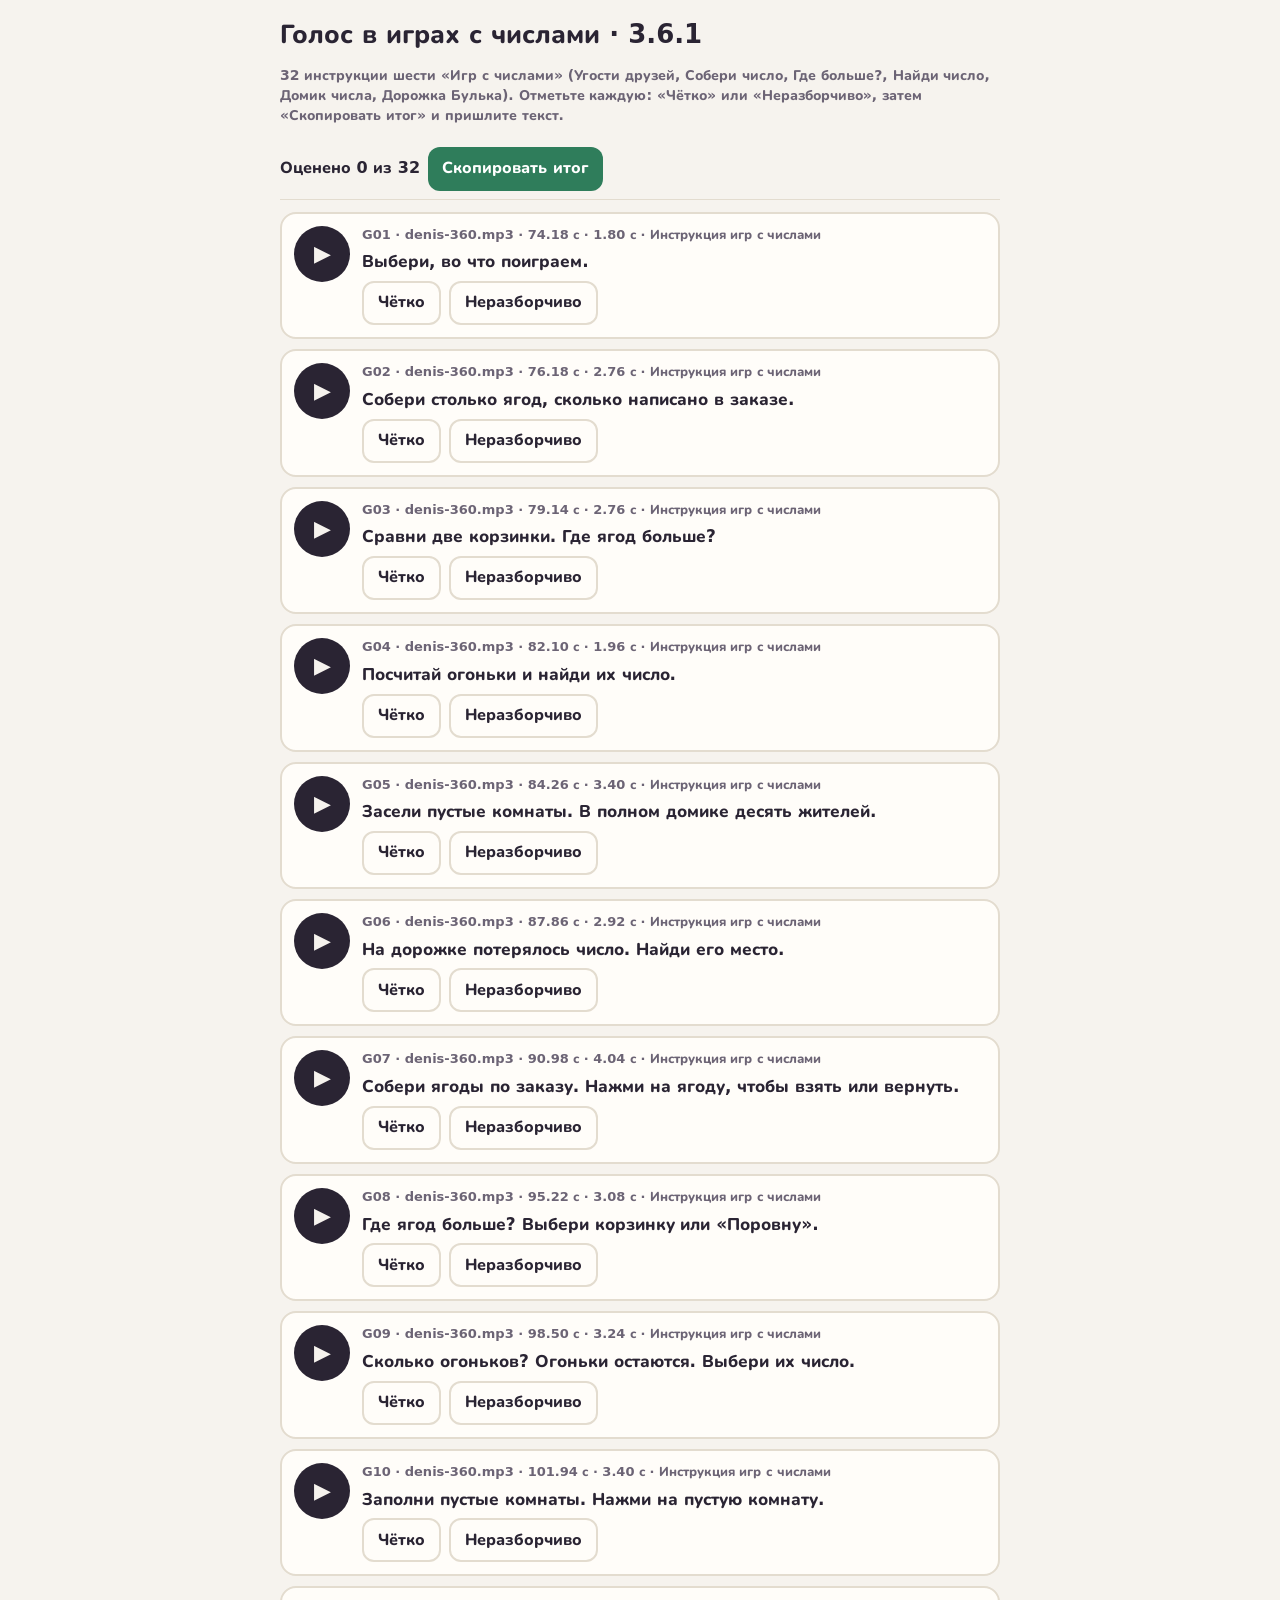
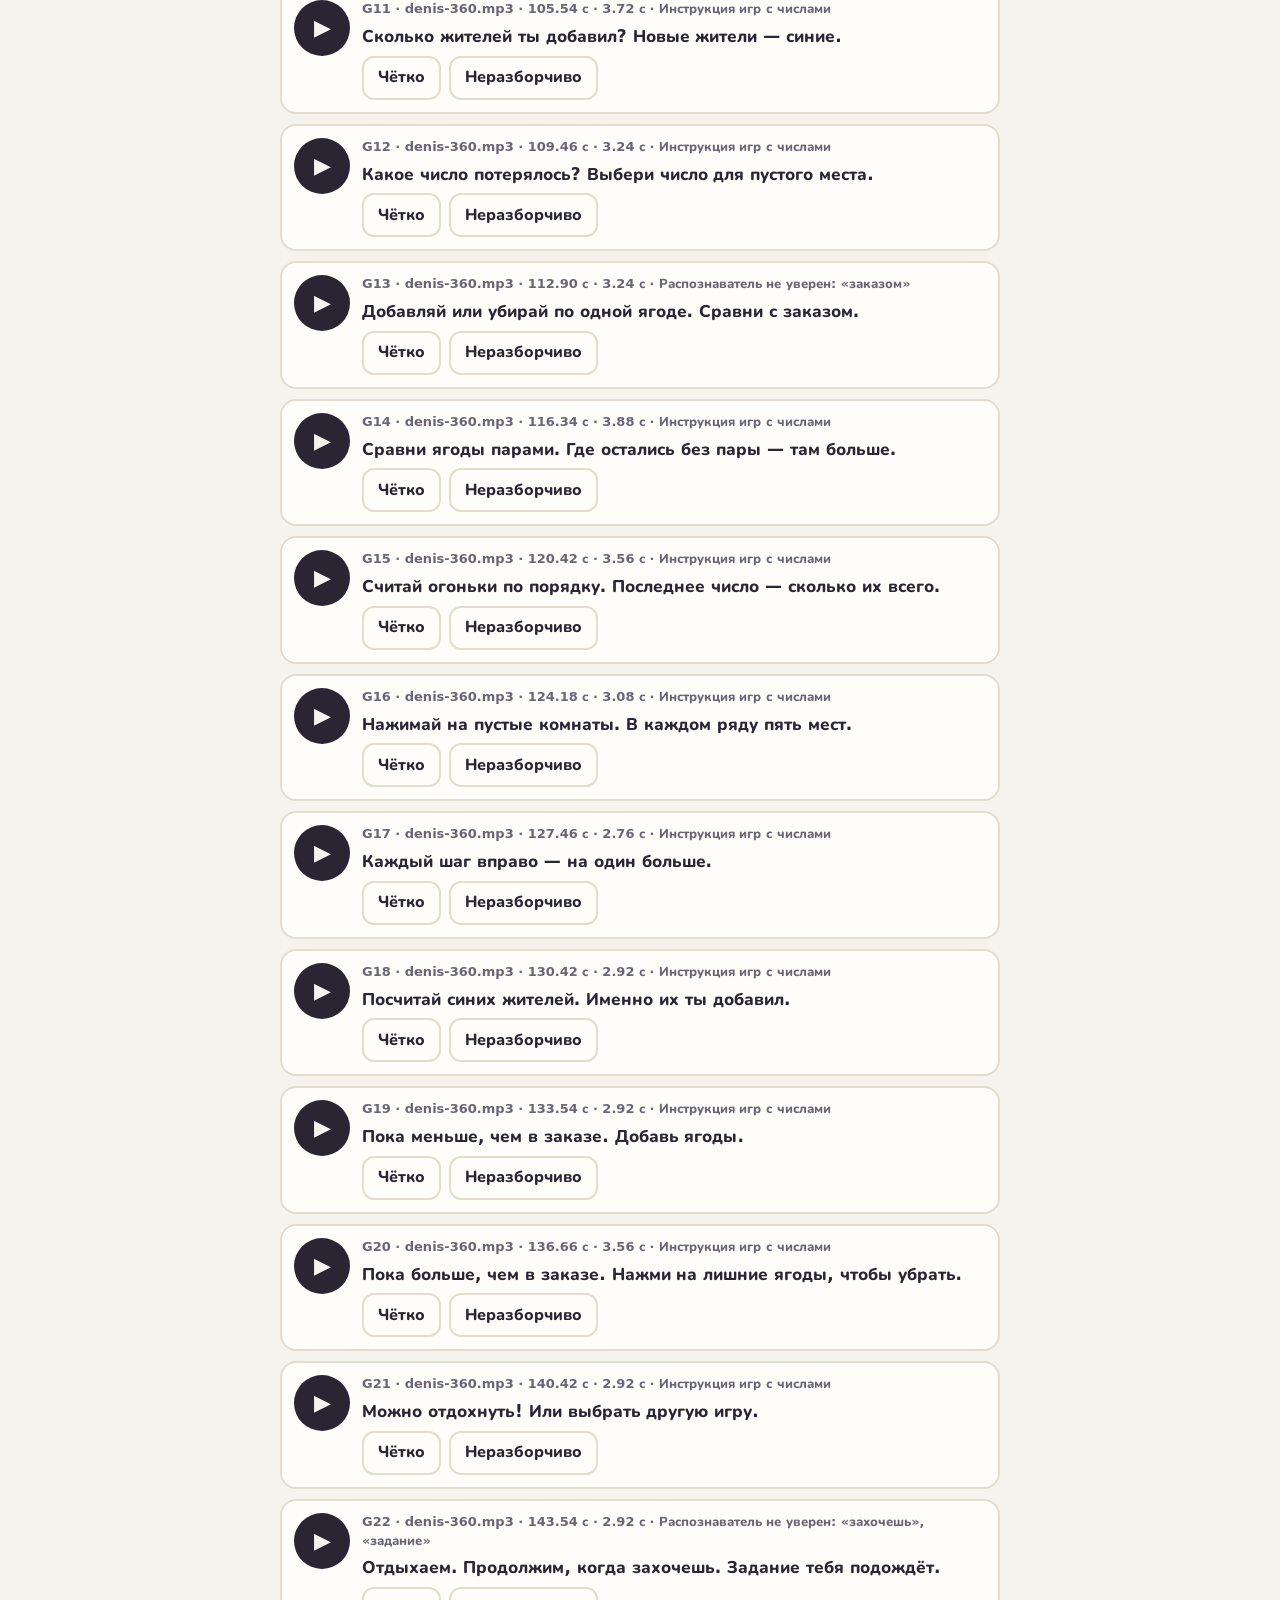
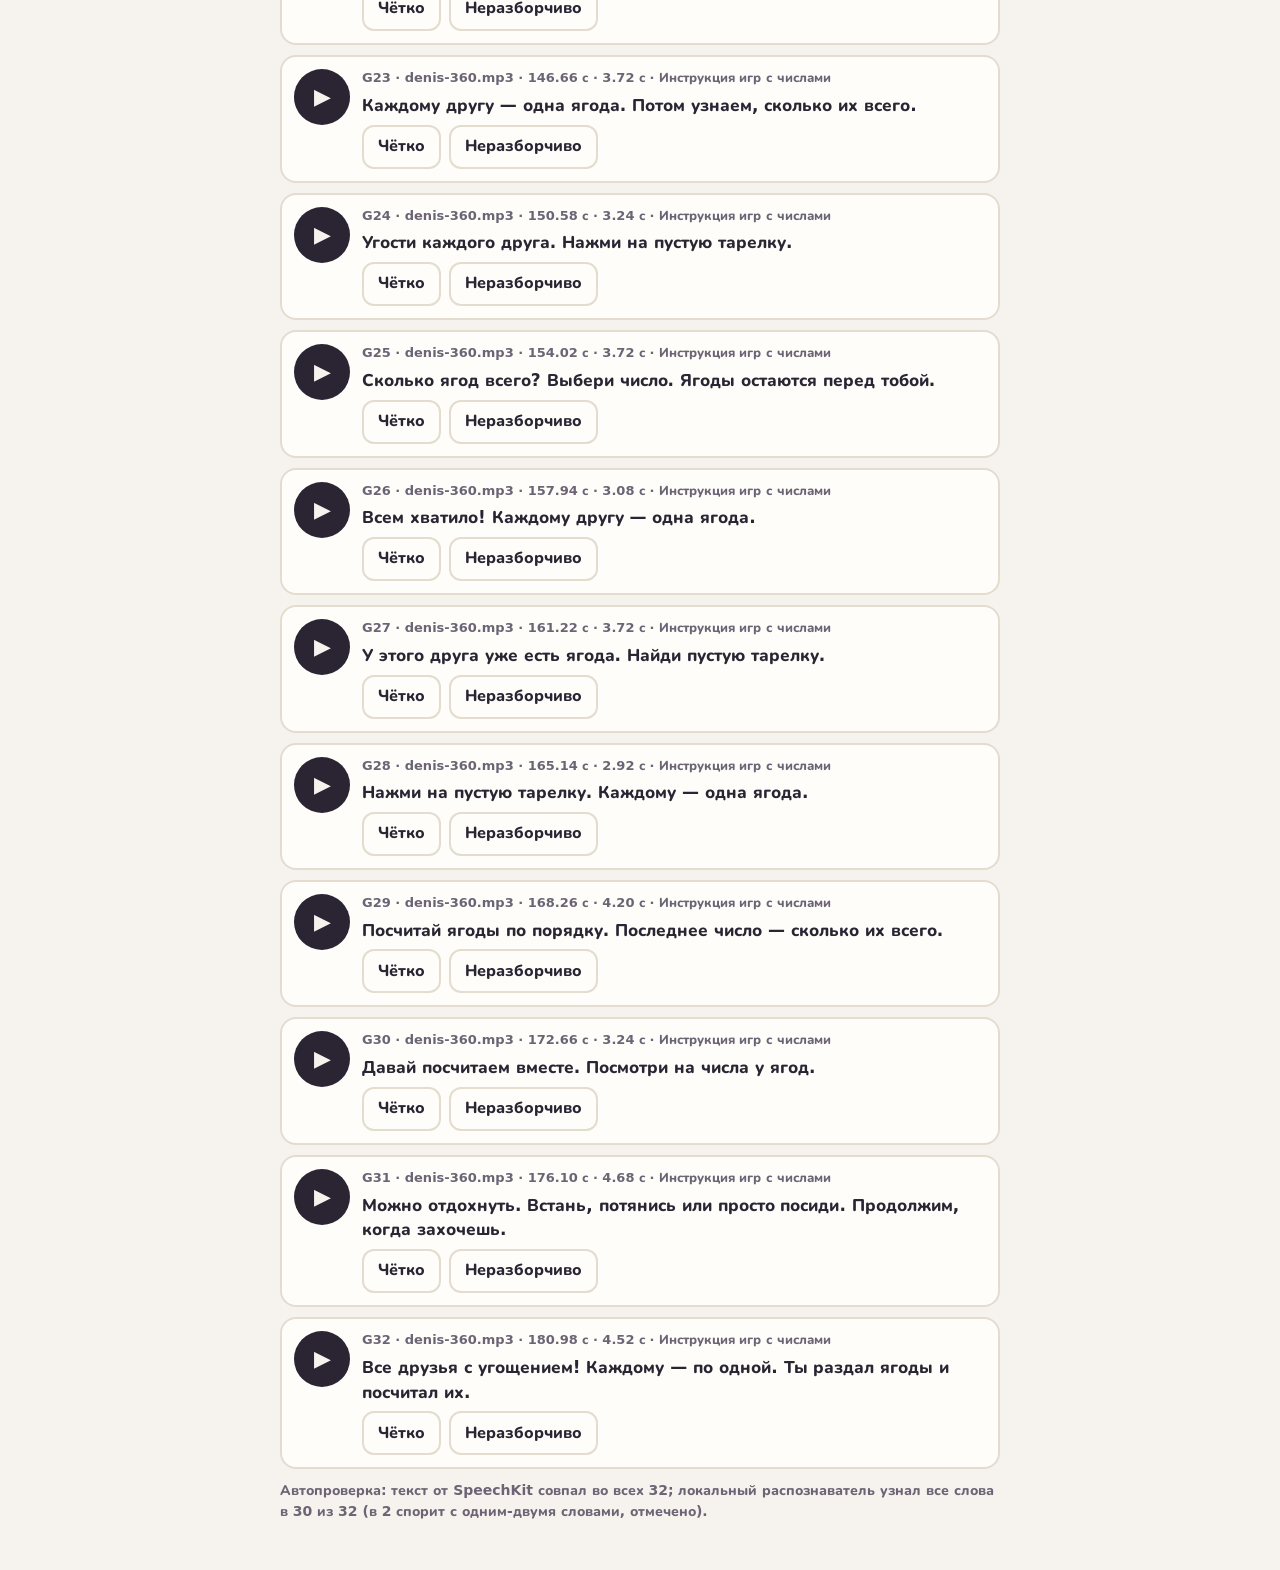
<file: listen/361.html>
<!doctype html>
<html lang="ru"><head><meta charset="utf-8"><meta name="viewport" content="width=device-width,initial-scale=1,viewport-fit=cover">
<title>Голос в играх с числами · 3.6.1</title>
<style>
:root{--bg:#f6f3ee;--card:#fffdf9;--ink:#2a2433;--muted:#6c6475;--line:#e3dccf;--accent:#2f7d5b;--warn:#b5462f;color-scheme:light}
@media (prefers-color-scheme: dark){:root{--bg:#1d1a21;--card:#26222b;--ink:#efe9f3;--muted:#a79fb0;--line:#3a3441;--accent:#5fc497;--warn:#ef8a72;color-scheme:dark}}
@font-face{font-family:"Nunito";src:url(../fonts/nunito-cyrillic-800-normal.woff2) format("woff2");font-weight:800}
body{margin:0;background:var(--bg);color:var(--ink);font:600 16px/1.45 "Nunito",system-ui,-apple-system,sans-serif}
.wrap{max-width:720px;margin:0 auto;padding:max(16px,env(safe-area-inset-top)) max(16px,env(safe-area-inset-right)) 48px max(16px,env(safe-area-inset-left));display:flex;flex-direction:column;gap:12px}
h1{font-size:26px;margin:0}
p{margin:0}.muted{color:var(--muted);font-size:14px}
ol{list-style:none;margin:0;padding:0;display:flex;flex-direction:column;gap:10px}
li{background:var(--card);border:2px solid var(--line);border-radius:16px;padding:12px;display:grid;grid-template-columns:auto 1fr;gap:6px 12px}
li.ok{border-color:var(--accent)} li.bad{border-color:var(--warn)}
.play{grid-row:span 3;width:56px;height:56px;border-radius:50%;border:0;background:var(--ink);color:var(--bg);font-size:22px;cursor:pointer}
.play.on{background:var(--accent)}
.id{font-weight:900;font-size:13px;color:var(--muted)} .say{font-weight:800;font-size:17px;min-width:0}
.btns{display:flex;gap:8px;flex-wrap:wrap}
.btns button{min-height:44px;padding:6px 14px;border-radius:12px;border:2px solid var(--line);background:transparent;color:var(--ink);font:inherit;font-weight:800;cursor:pointer}
li.ok .okb{border-color:var(--accent);color:var(--accent)} li.bad .badb{border-color:var(--warn);color:var(--warn)}
.bar{position:sticky;top:0;background:var(--bg);padding:8px 0;border-bottom:1px solid var(--line);display:flex;flex-wrap:wrap;gap:8px;align-items:center}
.bar button{min-height:44px;padding:6px 14px;border-radius:12px;border:0;background:var(--accent);color:#fff;font:inherit;font-weight:800}
textarea{width:100%;box-sizing:border-box;min-height:90px;border-radius:12px;border:1px solid var(--line);background:var(--card);color:var(--ink);font:14px/1.4 ui-monospace,monospace;padding:8px}
</style></head><body><div class="wrap">
<h1>Голос в играх с числами · 3.6.1</h1>
<p class="muted">32 инструкции шести «Игр с числами» (Угости друзей, Собери число, Где больше?, Найди число, Домик числа, Дорожка Булька). Отметьте каждую: «Чётко» или «Неразборчиво», затем «Скопировать итог» и пришлите текст.</p>
<div class="bar"><span id="cnt">Оценено 0 из 0</span><button type="button" id="copy">Скопировать итог</button></div>
<ol id="list"></ol>
<textarea id="report" readonly hidden></textarea>
<p class="muted">Автопроверка: текст от SpeechKit совпал во всех 32; локальный распознаватель узнал все слова в 30 из 32 (в 2 спорит с одним-двумя словами, отмечено).</p>
</div>
<script src="../js/audio.js"></script>
<script>
const ITEMS=[{"id":"G01","say":"Выбери, во что поиграем.","src":"denis-360.mp3","start":74.18,"dur":1.8,"why":"Инструкция игр с числами"},{"id":"G02","say":"Собери столько ягод, сколько написано в заказе.","src":"denis-360.mp3","start":76.18,"dur":2.76,"why":"Инструкция игр с числами"},{"id":"G03","say":"Сравни две корзинки. Где ягод больше?","src":"denis-360.mp3","start":79.14,"dur":2.76,"why":"Инструкция игр с числами"},{"id":"G04","say":"Посчитай огоньки и найди их число.","src":"denis-360.mp3","start":82.1,"dur":1.96,"why":"Инструкция игр с числами"},{"id":"G05","say":"Засели пустые комнаты. В полном домике десять жителей.","src":"denis-360.mp3","start":84.26,"dur":3.4,"why":"Инструкция игр с числами"},{"id":"G06","say":"На дорожке потерялось число. Найди его место.","src":"denis-360.mp3","start":87.86,"dur":2.92,"why":"Инструкция игр с числами"},{"id":"G07","say":"Собери ягоды по заказу. Нажми на ягоду, чтобы взять или вернуть.","src":"denis-360.mp3","start":90.98,"dur":4.04,"why":"Инструкция игр с числами"},{"id":"G08","say":"Где ягод больше? Выбери корзинку или «Поровну».","src":"denis-360.mp3","start":95.22,"dur":3.08,"why":"Инструкция игр с числами"},{"id":"G09","say":"Сколько огоньков? Огоньки остаются. Выбери их число.","src":"denis-360.mp3","start":98.5,"dur":3.24,"why":"Инструкция игр с числами"},{"id":"G10","say":"Заполни пустые комнаты. Нажми на пустую комнату.","src":"denis-360.mp3","start":101.94,"dur":3.4,"why":"Инструкция игр с числами"},{"id":"G11","say":"Сколько жителей ты добавил? Новые жители — синие.","src":"denis-360.mp3","start":105.54,"dur":3.72,"why":"Инструкция игр с числами"},{"id":"G12","say":"Какое число потерялось? Выбери число для пустого места.","src":"denis-360.mp3","start":109.46,"dur":3.24,"why":"Инструкция игр с числами"},{"id":"G13","say":"Добавляй или убирай по одной ягоде. Сравни с заказом.","src":"denis-360.mp3","start":112.9,"dur":3.24,"why":"Распознаватель не уверен: «заказом»"},{"id":"G14","say":"Сравни ягоды парами. Где остались без пары — там больше.","src":"denis-360.mp3","start":116.34,"dur":3.88,"why":"Инструкция игр с числами"},{"id":"G15","say":"Считай огоньки по порядку. Последнее число — сколько их всего.","src":"denis-360.mp3","start":120.42,"dur":3.56,"why":"Инструкция игр с числами"},{"id":"G16","say":"Нажимай на пустые комнаты. В каждом ряду пять мест.","src":"denis-360.mp3","start":124.18,"dur":3.08,"why":"Инструкция игр с числами"},{"id":"G17","say":"Каждый шаг вправо — на один больше.","src":"denis-360.mp3","start":127.46,"dur":2.76,"why":"Инструкция игр с числами"},{"id":"G18","say":"Посчитай синих жителей. Именно их ты добавил.","src":"denis-360.mp3","start":130.42,"dur":2.92,"why":"Инструкция игр с числами"},{"id":"G19","say":"Пока меньше, чем в заказе. Добавь ягоды.","src":"denis-360.mp3","start":133.54,"dur":2.92,"why":"Инструкция игр с числами"},{"id":"G20","say":"Пока больше, чем в заказе. Нажми на лишние ягоды, чтобы убрать.","src":"denis-360.mp3","start":136.66,"dur":3.56,"why":"Инструкция игр с числами"},{"id":"G21","say":"Можно отдохнуть! Или выбрать другую игру.","src":"denis-360.mp3","start":140.42,"dur":2.92,"why":"Инструкция игр с числами"},{"id":"G22","say":"Отдыхаем. Продолжим, когда захочешь. Задание тебя подождёт.","src":"denis-360.mp3","start":143.54,"dur":2.92,"why":"Распознаватель не уверен: «захочешь», «задание»"},{"id":"G23","say":"Каждому другу — одна ягода. Потом узнаем, сколько их всего.","src":"denis-360.mp3","start":146.66,"dur":3.72,"why":"Инструкция игр с числами"},{"id":"G24","say":"Угости каждого друга. Нажми на пустую тарелку.","src":"denis-360.mp3","start":150.58,"dur":3.24,"why":"Инструкция игр с числами"},{"id":"G25","say":"Сколько ягод всего? Выбери число. Ягоды остаются перед тобой.","src":"denis-360.mp3","start":154.02,"dur":3.72,"why":"Инструкция игр с числами"},{"id":"G26","say":"Всем хватило! Каждому другу — одна ягода.","src":"denis-360.mp3","start":157.94,"dur":3.08,"why":"Инструкция игр с числами"},{"id":"G27","say":"У этого друга уже есть ягода. Найди пустую тарелку.","src":"denis-360.mp3","start":161.22,"dur":3.72,"why":"Инструкция игр с числами"},{"id":"G28","say":"Нажми на пустую тарелку. Каждому — одна ягода.","src":"denis-360.mp3","start":165.14,"dur":2.92,"why":"Инструкция игр с числами"},{"id":"G29","say":"Посчитай ягоды по порядку. Последнее число — сколько их всего.","src":"denis-360.mp3","start":168.26,"dur":4.2,"why":"Инструкция игр с числами"},{"id":"G30","say":"Давай посчитаем вместе. Посмотри на числа у ягод.","src":"denis-360.mp3","start":172.66,"dur":3.24,"why":"Инструкция игр с числами"},{"id":"G31","say":"Можно отдохнуть. Встань, потянись или просто посиди. Продолжим, когда захочешь.","src":"denis-360.mp3","start":176.1,"dur":4.68,"why":"Инструкция игр с числами"},{"id":"G32","say":"Все друзья с угощением! Каждому — по одной. Ты раздал ягоды и посчитал их.","src":"denis-360.mp3","start":180.98,"dur":4.52,"why":"Инструкция игр с числами"}];
const KEY='terem_listen_361'; let V={}; try{V=JSON.parse(localStorage.getItem(KEY)||'{}')}catch(e){}
let cur=null;
function save(){try{localStorage.setItem(KEY,JSON.stringify(V))}catch(e){}}
function render(){
  const ol=document.getElementById('list'); ol.textContent='';
  let n=0; ITEMS.forEach(it=>{ if(V[it.id]) n++; });
  document.getElementById('cnt').textContent='Оценено '+n+' из '+ITEMS.length;
  ITEMS.forEach(it=>{
    const li=document.createElement('li'); li.id=it.id; li.className=V[it.id]||'';
    const b=document.createElement('button'); b.type='button'; b.className='play'+(cur===it.id?' on':''); b.textContent=cur===it.id?'■':'▶'; b.setAttribute('aria-label','Воспроизвести '+it.id);
    b.onclick=()=>play(it);
    const id=document.createElement('div'); id.className='id'; id.textContent=it.id+' · '+it.src+' · '+it.start.toFixed(2)+' с · '+it.dur.toFixed(2)+' с · '+it.why;
    const s=document.createElement('div'); s.className='say'; s.textContent=it.say;
    const bt=document.createElement('div'); bt.className='btns';
    const ok=document.createElement('button'); ok.type='button'; ok.className='okb'; ok.textContent='Чётко'; ok.onclick=()=>{V[it.id]='ok';save();render();};
    const bad=document.createElement('button'); bad.type='button'; bad.className='badb'; bad.textContent='Неразборчиво'; bad.onclick=()=>{V[it.id]='bad';save();render();};
    bt.append(ok,bad); li.append(b,id,s,bt); ol.append(li);
  });
}
function play(it){
  AUDIO.unlock();
  if(cur===it.id){ AUDIO.stop(); cur=null; render(); return; }
  cur=it.id; render();
  AUDIO.say({say:it.say,text:it.say},{force:true,onend:()=>{ if(cur===it.id){ cur=null; render(); } }});
}
document.getElementById('copy').onclick=()=>{
  const lines=ITEMS.filter(it=>V[it.id]).map(it=>it.id+' '+(V[it.id]==='ok'?'чётко':'НЕРАЗБОРЧИВО')+' — '+it.say);
  const t='Прослушивание 3.6.1 (игры с числами): '+lines.length+'/'+ITEMS.length+'\n'+lines.join('\n');
  const ta=document.getElementById('report'); ta.hidden=false; ta.value=t;
  try{ navigator.clipboard.writeText(t).catch(()=>{ ta.select(); }); }catch(e){ ta.select(); }
};
AUDIO.init('../').then(()=>fetch('../audio/denis-360-sprites.json').then(r=>r.json()).then(x=>{Object.assign(AUDIO.sprites.files,x.files);Object.assign(AUDIO.sprites.index,x.index);})).then(()=>{ const miss=ITEMS.filter(it=>!AUDIO.sprites.index[it.say]); if(miss.length){ document.getElementById('cnt').textContent='Не найдены в игре: '+miss.map(m=>m.id).join(', '); } render(); });
render();
</script></body></html>
</file>
<file: css/fonts.css>
@font-face{font-family:'Nunito';font-style:normal;font-weight:600;font-display:swap;src:url(../fonts/nunito-cyrillic-600-normal.woff2) format('woff2');unicode-range:U+0301, U+0400-045F, U+0490-0491, U+04B0-04B1, U+2116}
@font-face{font-family:'Nunito';font-style:normal;font-weight:600;font-display:swap;src:url(../fonts/nunito-latin-600-normal.woff2) format('woff2');unicode-range:U+0000-00FF, U+0131, U+0152-0153, U+02BB-02BC, U+02C6, U+02DA, U+02DC, U+0304, U+0308, U+0329, U+2000-206F, U+20AC, U+2122, U+2191, U+2193, U+2212, U+2215, U+FEFF, U+FFFD}
@font-face{font-family:'Nunito';font-style:normal;font-weight:700;font-display:swap;src:url(../fonts/nunito-cyrillic-700-normal.woff2) format('woff2');unicode-range:U+0301, U+0400-045F, U+0490-0491, U+04B0-04B1, U+2116}
@font-face{font-family:'Nunito';font-style:normal;font-weight:700;font-display:swap;src:url(../fonts/nunito-latin-700-normal.woff2) format('woff2');unicode-range:U+0000-00FF, U+0131, U+0152-0153, U+02BB-02BC, U+02C6, U+02DA, U+02DC, U+0304, U+0308, U+0329, U+2000-206F, U+20AC, U+2122, U+2191, U+2193, U+2212, U+2215, U+FEFF, U+FFFD}
@font-face{font-family:'Nunito';font-style:normal;font-weight:800;font-display:swap;src:url(../fonts/nunito-cyrillic-800-normal.woff2) format('woff2');unicode-range:U+0301, U+0400-045F, U+0490-0491, U+04B0-04B1, U+2116}
@font-face{font-family:'Nunito';font-style:normal;font-weight:800;font-display:swap;src:url(../fonts/nunito-latin-800-normal.woff2) format('woff2');unicode-range:U+0000-00FF, U+0131, U+0152-0153, U+02BB-02BC, U+02C6, U+02DA, U+02DC, U+0304, U+0308, U+0329, U+2000-206F, U+20AC, U+2122, U+2191, U+2193, U+2212, U+2215, U+FEFF, U+FFFD}
@font-face{font-family:'Nunito';font-style:normal;font-weight:900;font-display:swap;src:url(../fonts/nunito-cyrillic-900-normal.woff2) format('woff2');unicode-range:U+0301, U+0400-045F, U+0490-0491, U+04B0-04B1, U+2116}
@font-face{font-family:'Nunito';font-style:normal;font-weight:900;font-display:swap;src:url(../fonts/nunito-latin-900-normal.woff2) format('woff2');unicode-range:U+0000-00FF, U+0131, U+0152-0153, U+02BB-02BC, U+02C6, U+02DA, U+02DC, U+0304, U+0308, U+0329, U+2000-206F, U+20AC, U+2122, U+2191, U+2193, U+2212, U+2215, U+FEFF, U+FFFD}
@font-face{font-family:'Ruslan Display';font-style:normal;font-weight:400;font-display:swap;src:url(../fonts/ruslan-display-cyrillic-400-normal.woff2) format('woff2');unicode-range:U+0301, U+0400-045F, U+0490-0491, U+04B0-04B1, U+2116}
@font-face{font-family:'Ruslan Display';font-style:normal;font-weight:400;font-display:swap;src:url(../fonts/ruslan-display-latin-400-normal.woff2) format('woff2');unicode-range:U+0000-00FF, U+0131, U+0152-0153, U+02BB-02BC, U+02C6, U+02DA, U+02DC, U+0304, U+0308, U+0329, U+2000-206F, U+20AC, U+2122, U+2191, U+2193, U+2212, U+2215, U+FEFF, U+FFFD}
</file>
<file: css/app.css>
/* Layout: one-screen app. Map screen = full-height SVG world; other screens = one jelly card. Keypad lives at the bottom (thumb zone). */
:root{
  --paper:#E4F5EE; --bub:rgba(255,255,255,.6); --bub2:rgba(122,214,170,.22);
  --card:#FFFFFF; --ink:#2B2245; --muted:#6B6590; --line:#DDD7EF; --soft:#F2EFFB; --frame:#2B2245;
  --roof:#FF8A5B; --roof2:#E86A3E;
  --ca:#FF5C7A; --cb:#3FA7F5; --ok:#1E9160; --no:#C2482B; --hl:#FFE873; --star:#FFB400; --coin:#F2A516;
  --btn:#6A4BE0; --btn-sh:#4529B5; --btn-fg:#FFFFFF; --key-sh:#D3CCEB; --danger:#D7443A;
  --f-display:'Ruslan Display','Nunito',Georgia,serif;
  --f-body:'Nunito',system-ui,-apple-system,'Segoe UI',sans-serif;
  --cell:clamp(26px,calc((100vw - 96px) / 10),50px);
}
@media (prefers-color-scheme: dark){:root:not([data-theme="light"]){
  --paper:#16132A; --bub:rgba(255,255,255,.035); --bub2:rgba(122,214,170,.06);
  --card:#231E3C; --ink:#F2EEFF; --muted:#ABA4CC; --line:#3A3361; --soft:#2D2751; --frame:#CFC6F5;
  --roof:#FF8A5B; --roof2:#C9562E; --ca:#FF6E8A; --cb:#55B6FF; --ok:#3CC184; --no:#FF9A7A; --hl:#5E4F10; --star:#FFC233; --coin:#FFB83D;
  --btn:#7C61F0; --btn-sh:#3E26A0; --btn-fg:#FFFFFF; --key-sh:#15122A; color-scheme:dark;
}}
:root[data-theme="dark"]{
  --paper:#16132A; --bub:rgba(255,255,255,.035); --bub2:rgba(122,214,170,.06);
  --card:#231E3C; --ink:#F2EEFF; --muted:#ABA4CC; --line:#3A3361; --soft:#2D2751; --frame:#CFC6F5;
  --roof:#FF8A5B; --roof2:#C9562E; --ca:#FF6E8A; --cb:#55B6FF; --ok:#3CC184; --no:#FF9A7A; --hl:#5E4F10; --star:#FFC233; --coin:#FFB83D;
  --btn:#7C61F0; --btn-sh:#3E26A0; --btn-fg:#FFFFFF; --key-sh:#15122A; color-scheme:dark;
}
*{box-sizing:border-box}
[hidden]{display:none!important}
html,body{height:100%}
body{
  margin:0; background-color:var(--paper); color:var(--ink); font-family:var(--f-body); font-size:16px; line-height:1.45; font-weight:600;
  background-image:
    radial-gradient(circle at 18% 22%, var(--bub) 0 7px, transparent 8px),
    radial-gradient(circle at 72% 64%, var(--bub) 0 12px, transparent 13px),
    radial-gradient(circle at 88% 18%, var(--bub) 0 4px, transparent 5px),
    radial-gradient(circle at 34% 84%, var(--bub2) 0 18px, transparent 19px),
    radial-gradient(circle at 56% 38%, var(--bub) 0 3px, transparent 4px);
  background-size:210px 210px; -webkit-tap-highlight-color:transparent; overscroll-behavior:none;
}
button{-webkit-user-select:none;user-select:none;touch-action:manipulation;font:inherit;color:inherit}
img{max-width:100%}
.wrap{max-width:720px;min-height:100%;margin:0 auto;padding-block:10px 24px;
  padding-left:max(16px,env(safe-area-inset-left,0px));padding-right:max(16px,env(safe-area-inset-right,0px));
  display:flex;flex-direction:column;gap:12px}

/* top bar */
.topbar{display:flex;align-items:center;gap:5px}
@media (max-width:370px){.topbar .avatar span{display:none}.topbar .avatar{padding-right:3px}}
.spacer{flex:1}
.avatar{display:flex;align-items:center;gap:4px;background:var(--card);border:2px solid var(--line);border-radius:999px;height:44px;padding:0 10px 0 3px;cursor:pointer;font-weight:800;flex:none;max-width:118px;font-size:15px}
.avatar .pal{width:36px;height:36px;flex:none}
.avatar span{white-space:nowrap;overflow:hidden;text-overflow:ellipsis}
.pill{font-weight:900;font-size:15px;display:flex;align-items:center;gap:4px;background:var(--card);border:2px solid var(--line);border-radius:999px;height:44px;padding:0 9px;font-variant-numeric:tabular-nums}
.pill .s{color:var(--star);font-size:18px} .pill .c{color:var(--coin);font-size:13px}
.iconbtn{width:44px;height:44px;border-radius:50%;border:2px solid var(--line);background:var(--card);color:var(--ink);display:grid;place-items:center;cursor:pointer;padding:0;flex:none;position:relative}
.iconbtn svg{width:22px;height:22px;stroke:currentColor;fill:none;stroke-width:2.2;stroke-linecap:round;stroke-linejoin:round}
.iconbtn.sm{width:36px;height:36px;font-size:16px}
.iconbtn.glow{border-color:var(--star);box-shadow:0 0 0 4px rgba(255,180,0,.25);animation:glow 1.4s infinite}
@keyframes glow{50%{box-shadow:0 0 0 8px rgba(255,180,0,.1)}}
.badge{position:absolute;top:-6px;right:-6px;min-width:20px;height:20px;border-radius:10px;background:var(--ca);color:#fff;font-size:12px;font-style:normal;font-weight:900;display:grid;place-items:center;padding:0 5px;border:2px solid var(--card)}
.tab .badge{position:static;display:inline-grid;margin-left:4px;border:0;vertical-align:middle}

/* shared */
.card{background:var(--card);border:2px solid var(--line);border-radius:28px;box-shadow:0 6px 0 var(--line)}
.btn{font:800 19px/1.1 var(--f-body);border-radius:22px;padding:0 24px;cursor:pointer;border:0;background:var(--btn);color:var(--btn-fg);min-height:62px;width:100%;
  box-shadow:0 5px 0 var(--btn-sh), inset 0 3px 0 rgba(255,255,255,.28);transition:transform .08s, box-shadow .08s}
.btn:active:not(:disabled){transform:translateY(3px);box-shadow:0 2px 0 var(--btn-sh), inset 0 3px 0 rgba(255,255,255,.28)}
.btn:disabled{opacity:.45;cursor:default}
.btn.ghost{background:var(--card);color:var(--ink);border:2px solid var(--line);min-height:52px;font-size:16px;box-shadow:0 4px 0 var(--line)}
.btn.ghost:active:not(:disabled){box-shadow:0 1px 0 var(--line)}
.btn.small{min-height:44px;font-size:15px;width:auto;padding:0 16px;border-radius:16px}
.btn.danger{background:var(--danger);box-shadow:0 4px 0 #9E2B23}
.muted{color:var(--muted)} .center{text-align:center} .small{font-size:13px}
:focus-visible{outline:3px solid var(--cb);outline-offset:3px}
.ca{color:var(--ca)} .cb{color:var(--cb)}
.input{font:700 18px/1.2 var(--f-body);color:var(--ink);background:var(--card);border:2px solid var(--line);border-radius:16px;padding:12px 14px;width:100%;max-width:360px}
.input:focus{border-color:var(--btn);outline:0}
.row{display:flex;flex-direction:column;gap:12px;width:100%;max-width:420px;align-items:stretch;margin:0 auto}
.row2{display:flex;gap:10px;flex-wrap:wrap;align-items:center}
.toast{position:fixed;left:50%;bottom:calc(24px + env(safe-area-inset-bottom,0px));transform:translateX(-50%);background:var(--ink);color:var(--card);padding:10px 16px;border-radius:14px;font-weight:700;z-index:30;max-width:90vw}
h2{font-weight:900;font-size:clamp(22px,6vw,30px);line-height:1.12;margin:0;text-wrap:balance}
h3{font-size:15px;margin:16px 0 8px;font-weight:900}
.h{text-align:center;margin:4px 0}

/* characters */
.pal{display:block;flex:none}
.pal svg{display:block;width:100%;height:100%;overflow:visible}
.pal.locked svg .body,.pal.locked svg .acc{fill:#C9C3DD!important;stroke:#A9A2C4!important}
.pal.locked svg .face,.pal.locked svg .gloss{display:none}
.pal.bob svg{animation:bob 2.4s ease-in-out infinite;transform-origin:50% 100%}
.pal.talk svg{animation:talk .5s ease-in-out infinite;transform-origin:50% 100%}
@keyframes bob{0%,100%{transform:translateY(0) scale(1,1)}50%{transform:translateY(-3px) scale(1.02,.98)}}
@keyframes talk{0%,100%{transform:scale(1,1)}50%{transform:scale(1.05,.95)}}

/* map */
body.map-bg{background-color:#CFEEDC}
.mapwrap{flex:1;display:flex;justify-content:center;align-items:flex-start;min-height:0}
.map{width:100%;max-width:440px;max-height:calc(100dvh - 90px);height:auto;display:block;margin:0 auto}
.map .isl{cursor:pointer}
.map .isl .pal{width:100%;height:100%}
.map .ring{animation:spin 14s linear infinite;transform-origin:center}
@keyframes spin{to{transform:rotate(360deg)}}
.map .lbl{font:900 15px var(--f-body);fill:var(--ink)}
.map .isl.locked .lbl{fill:#8A84A8}
.map .isl:focus-visible{outline:0}
.map .isl:focus-visible ellipse:first-of-type{stroke:var(--cb);stroke-width:4;stroke-opacity:1}
.skill-offer{position:fixed;z-index:9;left:50%;bottom:calc(max(74px,62px + env(safe-area-inset-bottom)));transform:translateX(-50%);width:auto;min-width:44px;max-width:min(92vw,320px);padding:0 18px}
.sheet-bg{position:fixed;inset:0;background:rgba(43,34,69,.35);z-index:10}
.sheet{position:fixed;left:50%;bottom:0;transform:translateX(-50%);width:min(100%,560px);z-index:11;border-radius:28px 28px 0 0;padding:18px clamp(16px,4vw,28px) calc(18px + env(safe-area-inset-bottom,0px));display:flex;flex-direction:column;gap:12px;box-shadow:0 -6px 30px rgba(0,0,0,.15);animation:up .25s ease-out}
@keyframes up{from{transform:translate(-50%,40px);opacity:0}}
.sheet .close{position:absolute;top:10px;right:14px;width:36px;height:36px;border-radius:50%;border:2px solid var(--line);background:var(--card);cursor:pointer;font-weight:900}
.herohead{display:flex;align-items:center;gap:14px}
.herohead .pal{width:clamp(88px,24vw,116px);height:clamp(88px,24vw,116px)}
.herohead .txt{min-width:0;display:flex;flex-direction:column;gap:3px}
.eyebrow{font-size:12px;letter-spacing:.1em;text-transform:uppercase;color:var(--muted);margin:0;font-weight:800}
.guide{font-size:14px;color:var(--muted);margin:0}
.phasebar{display:flex;gap:6px}
.phasebar span{flex:1;font-size:13px;font-weight:800;text-align:center;padding:7px 4px;border-radius:12px;background:var(--soft);color:var(--muted)}
.phasebar span.on{background:var(--ink);color:var(--card)} .phasebar span.past{color:var(--ok)}

/* task */
.stage{flex:1;padding:14px clamp(12px,3.5vw,28px) 18px;display:flex;flex-direction:column;align-items:center;gap:10px;min-height:min(600px,calc(100dvh - 80px))}
.meta{width:100%;display:flex;justify-content:space-between;align-items:center;gap:10px;color:var(--muted);font-size:13px;font-weight:700}
.bar{display:flex;gap:4px;flex:1;max-width:220px}
.bar i{flex:1;height:10px;border-radius:5px;background:var(--line)}
.bar i.good{background:var(--ok)} .bar i.meh{background:var(--muted);opacity:.45} .bar i.cur{background:var(--btn)}
.instr{display:flex;align-items:flex-start;gap:8px;width:100%;justify-content:center}
.instr p{font-weight:800;font-size:clamp(18px,4.6vw,22px);text-align:center;margin:0;text-wrap:balance;max-width:30ch}
.say{width:38px;height:38px;flex:none;border-radius:50%;border:2px solid var(--line);background:var(--card);display:grid;place-items:center;cursor:pointer;padding:0;color:var(--muted)}
.say svg{width:18px;height:18px;stroke:currentColor;fill:none;stroke-width:2.2;stroke-linecap:round;stroke-linejoin:round}
.example{font-weight:900;font-size:clamp(38px,10.5vw,60px);line-height:1.1;font-variant-numeric:tabular-nums;text-align:center;white-space:nowrap}
.example.small{font-size:clamp(28px,7.5vw,42px)}
.q{color:var(--muted)}
.story{font-size:clamp(19px,5vw,23px);font-weight:700;line-height:1.4;text-align:center;margin:0;max-width:34ch;text-wrap:pretty}
.story b{font-weight:900}
.visual{flex:1;display:flex;flex-direction:column;align-items:center;justify-content:center;gap:10px;width:100%}
.frames{display:flex;justify-content:center;gap:12px}
.frames.single{--cell:clamp(38px,calc((100vw - 90px) / 5.4),62px)}
@media (max-width:600px){.frames.tap{flex-direction:column;align-items:center;--cell:clamp(38px,calc((100vw - 90px) / 5.6),56px)}}
.terem{display:flex;flex-direction:column;align-items:stretch}
.roof{height:calc(var(--cell)*.62);margin:0 calc(var(--cell)*-.14) -3px;position:relative;background:linear-gradient(var(--roof),var(--roof2));clip-path:polygon(50% 0,100% 100%,0 100%)}
.roof::after{content:"";position:absolute;left:50%;top:44%;width:calc(var(--cell)*.3);height:calc(var(--cell)*.3);transform:translate(-50%,-10%);border-radius:50%;background:var(--hl);box-shadow:inset 0 0 0 2px var(--roof2)}
.frame{display:grid;grid-template-columns:repeat(5,var(--cell));border:3px solid var(--frame);border-radius:6px 6px 12px 12px;background:var(--card);overflow:hidden;transition:background-color .3s}
.cell{width:var(--cell);height:var(--cell);display:grid;place-items:center;position:relative;border:0;border-right:1.5px solid var(--line);border-bottom:1.5px solid var(--line);padding:0;margin:0;background:transparent;transition:background-color .2s}
.cell:nth-child(5n){border-right:0} .cell:nth-child(n+6){border-bottom:0} .cell:nth-child(-n+5){border-bottom:2.5px solid var(--frame)}
button.cell{cursor:pointer}
@media (hover:hover){button.cell:hover{background:var(--soft)}}
.cell::after{content:"";width:80%;height:72%;margin-top:10%;grid-area:1/1;border-radius:50% 50% 42% 42% / 64% 64% 36% 36%}
.cell.a::after,.cell.b::after{background:
    radial-gradient(circle at 36% 52%, #2B2245 0 8%, transparent 9.5%),
    radial-gradient(circle at 64% 52%, #2B2245 0 8%, transparent 9.5%),
    radial-gradient(ellipse 14% 10% at 30% 24%, rgba(255,255,255,.75) 0 100%, transparent 102%),
    radial-gradient(ellipse at 50% 120%, rgba(0,0,0,.18), transparent 60%), var(--c)}
.cell.a{--c:var(--ca)} .cell.b{--c:var(--cb)}
.cell.n::after{background:radial-gradient(ellipse 14% 10% at 30% 24%, rgba(255,255,255,.6) 0 100%, transparent 102%), var(--c)}
.cell.x::after{background:transparent;border:2.5px dashed var(--muted);opacity:.6}
.cell.h{background:var(--hl)}
.cell .lab{grid-area:1/1;z-index:1;margin-top:12%;font:900 calc(var(--cell)*.36)/1 var(--f-body);color:#fff;pointer-events:none;text-shadow:0 1px 0 rgba(0,0,0,.25)}
.cell.e .lab,.cell.x .lab{color:var(--ink);text-shadow:none}
.cell.in::after{animation:plop .45s .05s both cubic-bezier(.3,1.6,.5,1)}
.cell.pulse::after{animation:squish .35s both}
.cell.leave::after{background:var(--cb);animation:leave .35s both ease-in}
.cell.out::after{animation:fadeout .45s both}
.frame.covered{background:var(--soft)}
.frame.covered .cell::after,.frame.covered .cell .lab{visibility:hidden}
@keyframes plop{0%{transform:translateY(-60%) scale(.4,.6)}60%{transform:translateY(0) scale(1.15,.8)}100%{transform:scale(1)}}
@keyframes squish{50%{transform:scale(1.18,.82)}}
@keyframes pop{from{transform:scale(0)}to{transform:scale(1)}}
@keyframes leave{from{transform:scale(1);opacity:1}to{transform:scale(.2) translateY(-20px);opacity:0}}
@keyframes fadeout{from{background:var(--ca);border-color:transparent;opacity:1}to{opacity:.6}}
.timer{width:min(260px,70%);height:10px;border-radius:5px;background:var(--line);overflow:hidden}
.timer i{display:block;height:100%;width:100%;background:var(--ok);border-radius:5px;transform-origin:left;animation:drain linear forwards}
@keyframes drain{from{transform:scaleX(1)}to{transform:scaleX(0)}}
.info{font-size:15px;color:var(--muted);min-height:1.45em;text-align:center;margin:0}
.info b{color:var(--ink);font-weight:900}
.split{display:flex;flex-direction:column;align-items:center}
.split svg{width:96px;height:24px;display:block}
.split svg path{stroke:var(--cb);stroke-width:3;fill:none;stroke-linecap:round}
.bots{display:flex;gap:44px}
.bub{font-weight:900;font-size:20px;min-width:44px;height:44px;padding:0 8px;border-radius:22px;display:grid;place-items:center;border:3px solid var(--cb);color:var(--cb);background:var(--card)}
.bub.top{background:var(--cb);color:#fff} .bub.qm{border-style:dashed;color:var(--muted)}
.chain{font-weight:800;font-size:clamp(15px,4.2vw,21px);text-align:center;background:var(--soft);border-radius:16px;padding:8px 14px;font-variant-numeric:tabular-nums;max-width:100%}
.chain strong{font-weight:900}
.say-row{display:flex;align-items:flex-end;gap:8px;width:100%;max-width:440px;justify-content:center}
.say-row .pal{width:46px;height:46px}
.msg{min-height:1.45em;text-align:center;font-weight:800;font-size:16px;margin:0;max-width:40ch}
.msg.ok{color:var(--ok)} .msg.no{color:var(--no)} .msg.reveal{color:var(--ink);background:var(--hl);padding:6px 12px;border-radius:12px}
.coinget{color:var(--coin);font-weight:900;animation:pop .4s both cubic-bezier(.3,1.6,.5,1);display:inline-block}
.notice{background:var(--soft);border-radius:16px;padding:10px 14px;text-align:center;font-weight:800;max-width:40ch;margin:0}
.unlock{display:flex;align-items:center;gap:12px;background:var(--hl);border-radius:20px;padding:10px 16px;max-width:420px;width:100%}
.unlock .pal{width:64px;height:64px}
.unlock p{margin:0;font-weight:800}
.unlock b{font-family:var(--f-display);font-weight:400;font-size:20px;display:block}
.ask{display:flex;flex-direction:column;align-items:center;gap:8px;width:100%;max-width:400px}
.display{font-weight:900;font-size:34px;min-width:120px;height:58px;padding:0 18px;border-radius:18px;border:3px solid var(--ink);display:grid;place-items:center;font-variant-numeric:tabular-nums;background:var(--card)}
.display.empty{color:var(--line);border-color:var(--line)}
.keys{display:grid;grid-template-columns:repeat(3,1fr);gap:9px;width:100%}
.key{font-weight:900;font-size:27px;min-height:54px;border-radius:18px;border:2px solid var(--line);background:var(--card);cursor:pointer;box-shadow:0 4px 0 var(--key-sh);font-variant-numeric:tabular-nums}
.key:active:not(:disabled){transform:translateY(3px);box-shadow:0 1px 0 var(--key-sh)}
.key.del{font-size:22px;color:var(--muted)}
.key.go{background:var(--ok);border-color:var(--ok);color:#fff;box-shadow:0 4px 0 rgba(0,0,0,.22), inset 0 3px 0 rgba(255,255,255,.25);font-size:19px;font-weight:800}
.key:disabled{opacity:.38;cursor:default}
@media (hover:hover){.key:hover:not(:disabled){border-color:var(--ink)}}
.explain{display:flex;gap:10px;align-items:flex-end;width:100%;max-width:460px}
.explain .pal{width:58px;height:58px}
.explain .bubble{flex:1;min-width:0;background:var(--hl);color:var(--ink);border-radius:18px 18px 18px 4px;padding:10px 14px;min-height:58px}
.explain p{margin:0;font-weight:800;font-size:17px;line-height:1.35}
.linkbtn{display:inline-flex;align-items:center;gap:6px;background:transparent;border:0;color:var(--btn);font-weight:800;font-size:16px;cursor:pointer;padding:4px 8px;min-height:38px}
.linkbtn svg{width:22px;height:22px;stroke:currentColor;fill:none;stroke-width:2.2;stroke-linecap:round;stroke-linejoin:round}

/* end / story / forms */
.endbox{flex:1;display:flex;flex-direction:column;align-items:center;justify-content:center;gap:12px;text-align:center;width:100%}
.endbox .pal{width:clamp(110px,32vw,150px);height:clamp(110px,32vw,150px)}
.endbox h2{font-family:var(--f-display);font-weight:400;font-size:clamp(24px,6.6vw,34px);line-height:1.15}
.endbox.form h2{font-family:var(--f-body);font-weight:900}
.endbox p{margin:0;max-width:36ch}
.storytext{font-size:clamp(19px,5.2vw,24px);font-weight:700;line-height:1.4;max-width:30ch;text-wrap:pretty}
.dots{display:flex;gap:6px}
.dots i{width:9px;height:9px;border-radius:50%;background:var(--line)} .dots i.on{background:var(--btn)}
.bigstars{font-size:clamp(28px,8vw,40px);letter-spacing:.04em;line-height:1}
.bigstars .on{color:var(--star);display:inline-block;animation:pop .5s both cubic-bezier(.3,1.6,.5,1)} .bigstars .off{color:var(--line)}
.bonus{color:var(--coin);font-weight:900}
.move{font-weight:900;font-size:clamp(19px,5.2vw,24px);background:var(--soft);border-radius:20px;padding:14px 18px;max-width:28ch}
.swatches{display:flex;gap:10px;flex-wrap:wrap;justify-content:center}
.sw{width:44px;height:44px;border-radius:50%;background:var(--sw);border:3px solid var(--card);box-shadow:0 0 0 2px var(--line);cursor:pointer;display:grid;place-items:center}
.sw.on{box-shadow:0 0 0 3px var(--ink)}
.sw.on::after{content:'✓';color:#2B2245;font-weight:900;font-size:20px;line-height:1;text-shadow:0 1px 0 rgba(255,255,255,.5)}
.plist{display:flex;flex-direction:column;gap:8px;width:100%;max-width:420px}
.prow{display:flex;align-items:center;gap:12px;background:var(--card);border:2px solid var(--line);border-radius:18px;padding:8px 12px;cursor:pointer;text-align:left;width:100%}
.prow.on{border-color:var(--btn)} .prow .pal{width:48px;height:48px} .prow .txt{display:flex;flex-direction:column} .prow small{color:var(--muted)}

/* chest */
.offer{display:flex;gap:12px;flex-wrap:wrap;justify-content:center}
.stk{display:inline-flex;flex-direction:column;align-items:center;gap:4px;width:64px;background:transparent;border:0;padding:4px;border-radius:14px}
.stk svg{width:52px;height:52px;display:block}
.stk.big{width:100px;background:var(--card);border:2px solid var(--line);box-shadow:0 4px 0 var(--line);cursor:pointer;font-size:13px;font-weight:800}
.stk.big svg{width:76px;height:76px} .stk.big.on{border-color:var(--star);animation:pop .5s both cubic-bezier(.3,1.6,.5,1)}
.stk.off{opacity:.18;filter:grayscale(1)}
.album{display:flex;flex-wrap:wrap;gap:4px;justify-content:center;max-width:420px}

/* shop */
.shop{align-items:stretch}
.wishes{display:flex;flex-direction:column;gap:10px;flex:1}
.wish{display:flex;align-items:center;gap:12px;border:2px solid var(--line);border-radius:18px;padding:10px}
.wish img,.wish .noimg{width:72px;height:72px;border-radius:14px;object-fit:cover;flex:none;background:var(--soft);display:grid;place-items:center}
.wish .noimg svg{width:44px;height:44px}
.wish .wt{flex:1;min-width:0;display:flex;flex-direction:column;gap:3px}
.wish.bought{border-color:var(--ok)}
.prog{height:10px;border-radius:5px;background:var(--line);overflow:hidden} .prog i{display:block;height:100%;background:var(--coin);border-radius:5px}
.tag{display:inline-block;font-size:13px;font-weight:800;color:var(--ok);background:var(--soft);padding:3px 8px;border-radius:8px}

/* parent */
.parent{align-items:stretch;padding-top:10px}
.tabs{display:flex;gap:4px;background:var(--soft);border-radius:16px;padding:4px;overflow-x:auto}
.tab{flex:1;border:0;background:transparent;border-radius:12px;padding:8px 6px;font-weight:800;font-size:14px;cursor:pointer;white-space:nowrap}
.tab.on{background:var(--card);box-shadow:0 2px 0 var(--line)}
.pane{flex:1}
.stats{display:grid;grid-template-columns:repeat(4,1fr);gap:8px}
.stats div{background:var(--soft);border-radius:14px;padding:10px 6px;text-align:center;display:flex;flex-direction:column}
.stats b{font-size:22px;font-weight:900} .stats span{font-size:12px;color:var(--muted)}
.chart{display:flex;gap:4px;align-items:flex-end;height:110px;padding:8px 0 0}
.chart .col{flex:1;display:flex;flex-direction:column;align-items:center;justify-content:flex-end;height:100%;gap:3px;min-width:0}
.chart i{display:block;width:100%;background:var(--btn);border-radius:4px 4px 0 0;min-height:2px}
.chart span{font-size:10px;color:var(--muted)}
.skl{list-style:none;padding:0;margin:0;display:flex;flex-direction:column;gap:4px}
.skl li{display:flex;justify-content:space-between;gap:8px;font-size:14px;border-bottom:1px solid var(--line);padding:5px 0}
.skl b{color:var(--muted);font-weight:800;white-space:nowrap}
.hardlist{display:flex;flex-wrap:wrap;gap:6px}
.hardlist span{font-weight:900;font-size:15px;background:var(--soft);border-radius:10px;padding:4px 9px}
.help{margin:0;padding-left:18px;display:flex;flex-direction:column;gap:6px;font-size:14px;font-weight:600}
.wlist{display:flex;flex-direction:column;gap:8px;margin-top:10px}
.wrow{display:flex;align-items:center;gap:10px;border:2px solid var(--line);border-radius:16px;padding:8px}
.wrow img,.wrow .noimg{width:52px;height:52px;border-radius:12px;object-fit:cover;flex:none;background:var(--soft);display:grid;place-items:center}
.wrow .noimg svg{width:32px;height:32px}
.wrow .pal{width:48px;height:48px}
.wrow .txt{flex:1;min-width:0;display:flex;flex-direction:column;font-size:14px}
.wrow .txt b{font-size:15px} .wrow small{color:var(--muted)} .wrow a{color:var(--btn);font-weight:800;font-size:14px}
.wrow.done{opacity:.6}
.wform{display:flex;flex-direction:column;gap:8px;background:var(--soft);border-radius:16px;padding:12px}
.filebtn{display:flex;align-items:center;gap:10px;cursor:pointer;font-weight:800;color:var(--btn)}
.filebtn img{width:56px;height:56px;border-radius:12px;object-fit:cover}
.filebtn input,.filelbl input{display:none}
.filelbl{display:inline-grid;place-items:center;cursor:pointer}
.switch{display:flex;align-items:center;justify-content:space-between;gap:12px;padding:10px 0;border-bottom:1px solid var(--line)}
.switch span{display:flex;flex-direction:column} .switch small{color:var(--muted);font-weight:600}
.switch input{width:48px;height:28px;appearance:none;background:var(--line);border-radius:14px;position:relative;cursor:pointer;flex:none;margin:0}
.switch input::after{content:"";position:absolute;top:3px;left:3px;width:22px;height:22px;border-radius:50%;background:#fff;transition:left .15s}
.switch input:checked{background:var(--ok)} .switch input:checked::after{left:23px}
.num{display:flex;align-items:center;justify-content:space-between;gap:12px;padding:8px 0;border-bottom:1px solid var(--line)}
.num input{width:90px;font:800 17px var(--f-body);color:var(--ink);background:var(--card);border:2px solid var(--line);border-radius:12px;padding:8px 10px;text-align:center}
.pin{display:flex;gap:14px}
.pin i{width:18px;height:18px;border-radius:50%;border:3px solid var(--ink)} .pin i.on{background:var(--ink)}
.pinkeys{max-width:280px}
.story-scene{justify-content:center}

@media (prefers-reduced-motion: reduce){*,*::before,*::after{animation:none!important;transition:none!important}}
/* ссылка в виде кнопки (лицензии в кабинете родителя): та же цель ≥44 px, что у кнопок */
a.btn{display:inline-flex;align-items:center;justify-content:center;text-decoration:none;box-sizing:border-box}
</file>
<file: css/premium.css>
/* Storybook tokens and screen refinements. Loaded after the original layout. */
:root{
 --paper:#EAF4EF;--card:#FFFDF9;--ink:#302D46;--muted:#655F7A;--line:#DEDCE8;--soft:#F0EDF7;--frame:#514865;
 --btn:#6950CB;--btn-sh:#4A369C;--btn-fg:#FFFFFF;--key-sh:#DAD5E6;--ok:#227858;--no:#655F7A;--ca:#B72D50;--cb:#176AAB;--hl:#F8E8AA;--coin:#805C17;--star:#805C17;
 --art-ink:#403550;--art-white:#FFFFFF;--art-rose:#EF7393;--art-gold:#EFC765;--art-violet:#9875CF;--art-lilac:#D9C7F0;--art-pink:#F4CADA;--art-peach:#ECA47B;--art-cream:#F5E5BC;--art-mint:#BDE4C8;--art-leaf:#70B28C;--art-grass:#4F947A;--art-sky:#CAE7F2;--art-stone:#C2C5D6;--art-earth:#B4BDA7;--art-island-edge:#83A591;--art-path:#FFFCF0;--art-path-shadow:#CDDDCC;--art-path-dot:#B4A6CE;--art-fog:#EFF4F0;
 --shadow:0 14px 40px #302D460A;--glow:#EFC76544;--overlay:#302D4666;
 --chip-a:#EE6F8D;--chip-b:#50A7DC;--chip-ink:#302039;--coin-art:#E8B647;
}
@media(prefers-color-scheme:dark){:root:not([data-theme="light"]){
 --paper:#20283A;--card:#2A3045;--ink:#F6F1FF;--muted:#C5BED8;--line:#4C506A;--soft:#34394F;--frame:#B2A7CC;
 --btn:#BEACFA;--btn-sh:#6A54A6;--btn-fg:#252039;--key-sh:#1E2234;--ok:#92DCB7;--no:#C5BED8;--ca:#FFA1B5;--cb:#93CFFF;--hl:#544A31;--coin:#F4D794;--star:#F4D794;
 --art-ink:#403550;--art-white:#FFFFFF;--art-rose:#EF7393;--art-gold:#EFC765;--art-violet:#9875CF;--art-lilac:#D9C7F0;--art-pink:#F4CADA;--art-peach:#ECA47B;--art-cream:#F5E5BC;--art-mint:#BDE4C8;--art-leaf:#70B28C;--art-grass:#78AF9D;--art-sky:#CAE7F2;--art-stone:#C2C5D6;--art-earth:#859B93;--art-island-edge:#779A93;--art-path:#8C90AA;--art-path-shadow:#3C4A5C;--art-path-dot:#4B456B;--art-fog:#36445A;
 --shadow:0 14px 40px #080E1A33;--glow:#EFC76544;--overlay:#0B102999;
 --chip-a:#EE6F8D;--chip-b:#50A7DC;--chip-ink:#302039;--coin-art:#E8B647;
}}
:root[data-theme="dark"]{
 --paper:#20283A;--card:#2A3045;--ink:#F6F1FF;--muted:#C5BED8;--line:#4C506A;--soft:#34394F;--frame:#B2A7CC;
 --btn:#BEACFA;--btn-sh:#6A54A6;--btn-fg:#252039;--key-sh:#1E2234;--ok:#92DCB7;--no:#C5BED8;--ca:#FFA1B5;--cb:#93CFFF;--hl:#544A31;--coin:#F4D794;--star:#F4D794;
 --art-ink:#403550;--art-white:#FFFFFF;--art-rose:#EF7393;--art-gold:#EFC765;--art-violet:#9875CF;--art-lilac:#D9C7F0;--art-pink:#F4CADA;--art-peach:#ECA47B;--art-cream:#F5E5BC;--art-mint:#BDE4C8;--art-leaf:#70B28C;--art-grass:#78AF9D;--art-sky:#CAE7F2;--art-stone:#C2C5D6;--art-earth:#859B93;--art-island-edge:#779A93;--art-path:#8C90AA;--art-path-shadow:#3C4A5C;--art-path-dot:#4B456B;--art-fog:#36445A;
 --shadow:0 14px 40px #080E1A33;--glow:#EFC76544;--overlay:#0B102999;
 --chip-a:#EE6F8D;--chip-b:#50A7DC;--chip-ink:#302039;--coin-art:#E8B647;
}
/* A quiet page surrounds the storybook illustrations. */
body{background-image:none}
#app{display:flex;flex-direction:column;gap:12px;flex:1;min-width:0}
.wrap{padding-top:max(12px,env(safe-area-inset-top));padding-bottom:max(20px,env(safe-area-inset-bottom))}
.card{border:1px solid var(--line);box-shadow:var(--shadow);border-radius:28px}
.btn{min-height:58px;border-radius:18px;box-shadow:0 4px 0 var(--btn-sh);font-size:18px}
.btn.ghost{box-shadow:none;border-width:1.5px;background:transparent}
.pill,.avatar,.iconbtn{border-width:1px;height:44px}
.badge{background:var(--art-gold);color:var(--art-ink)}
.pill .s,.pill .c{color:var(--coin)}
.topbar{gap:6px;width:100%;min-width:0}
.avatar{min-width:44px;max-width:114px;flex-shrink:1;overflow:hidden}
.avatar>span:not(.pal){min-width:0}
.avatar>.pal{overflow:visible}
.avatar .pal svg{width:36px;height:36px}
.iconbtn.sm,.sheet .close,.say{min-width:44px;min-height:44px}
.iconbtn.glow{animation:none;box-shadow:0 0 0 3px var(--glow)}
.pal.bob svg,.pal.talk svg,.map .ring{animation:none}
.pal.locked svg .body,.pal.locked svg .acc{fill:var(--art-stone)!important;stroke:var(--art-ink)!important;opacity:.65}
.pal.locked svg .face{display:initial;opacity:.45}
body.map-bg{background-color:var(--paper)}
.mapwrap{flex-direction:column;align-items:center;position:relative}
.world-heading{width:100%;max-width:440px;padding:2px 12px 0}
.world-heading h1{font:900 24px/1.2 var(--f-body);margin:0;letter-spacing:-.5px}
.world-heading p{font-size:13px;color:var(--muted);margin:3px 0 0}
.map{max-height:calc(100vh - 160px);max-height:calc(100dvh - 160px);max-width:440px;flex:1;min-height:0}
.map .lbl{font-size:12px;fill:var(--ink)}
.map .lbl.active{fill:var(--btn-fg)}
.map .isl.locked .lbl{fill:var(--muted)}
.map .isl:focus-visible{filter:drop-shadow(0 0 3px var(--btn))}
.sheet-bg{background:var(--overlay);backdrop-filter:blur(3px)}
.sheet{border-radius:30px 30px 0 0;padding-top:30px;max-height:92dvh;overflow-y:auto;box-shadow:var(--shadow)}
.sheet::before{content:"";position:absolute;top:10px;left:calc(50% - 20px);width:40px;height:4px;border-radius:4px;background:var(--line)}
.sheet .close{top:14px;right:12px;border-width:1px}
.herohead{padding-right:14px}
.herohead h2{font-size:23px}.herohead .muted{font-size:15px;margin:8px 0}
.phasebar span{padding:10px 4px}
.stage{padding-top:18px;gap:14px;min-height:min(680px,calc(100vh - 94px));min-height:min(680px,calc(100dvh - 94px))}
.meta{flex-wrap:wrap;font-size:12px;row-gap:6px;flex:none}
.meta>span{max-width:100%}.bar{max-width:180px;min-width:100px}.bar i{height:6px}
.instr p{font-weight:800;font-size:20px;line-height:1.35}
.example{letter-spacing:-1px}
.frames{max-width:100%;--cell:clamp(26px,calc((100vw - 96px)/10),50px)}
.frames.single{--cell:clamp(38px,calc((100vw - 90px)/5.4),62px)}
.roof{height:calc(var(--cell)*.68);border-bottom:3px solid var(--roof2)}
.frame{border-width:2px;border-radius:4px 4px 12px 12px;background:var(--card);box-shadow:0 5px 0 var(--soft)}
.cell:nth-child(-n+5){border-bottom-width:2px}
.cell.a{--c:var(--chip-a)}.cell.b{--c:var(--chip-b)}
.cell .lab{color:var(--chip-ink);text-shadow:none;font-size:calc(var(--cell)*.4)}
.cell.in::after{animation-duration:.4s;animation-delay:0s}
.timer i{animation:none!important}
.msg.no{color:var(--muted);background:var(--soft);padding:8px 14px;border-radius:14px}
.key{border-width:1.5px;border-radius:16px;min-height:52px;font-size:26px;box-shadow:0 3px 0 var(--key-sh)}
.key.go{color:var(--card);box-shadow:0 3px 0 var(--key-sh)}
.btn:disabled,.key:disabled{opacity:1;color:var(--muted);background:var(--soft);border-color:var(--line);box-shadow:none}
.display{border-width:2px;height:54px;border-radius:16px}
.display.empty{color:var(--muted);border-color:var(--line)}
.linkbtn{min-height:44px}
.bub.top{background:var(--cb);color:var(--card)}
.coinget{color:var(--coin);animation:coin-rise .4s ease-out both}
@keyframes coin-rise{from{transform:translateY(7px);opacity:0}to{transform:translateY(0);opacity:1}}
.endbox h2{font:900 clamp(24px,6.5vw,30px)/1.15 var(--f-body);letter-spacing:-.5px}
.endbox .pal{width:160px;height:160px}
.story-scene{position:relative;overflow:hidden}
.story-scene::before{content:"";position:absolute;inset:0;background:radial-gradient(ellipse at 50% 24%,var(--art-mint),transparent 58%);opacity:.4;pointer-events:none}
.story-scene .endbox,.story-scene .row{position:relative}
.story-scene .pal{width:190px;height:190px}
.storytext{font-size:23px;line-height:1.4;max-width:26ch}
.dots i{height:6px;width:6px}.dots i.on{width:20px;border-radius:6px}
.move{border:1px solid var(--line);background:var(--paper);font-size:20px;font-weight:800;padding:20px}
.bonus{color:var(--coin)}
.bigstars .on{color:var(--coin-art)}
.treasure{width:132px;height:112px;margin:4px auto;flex:none}
.treasure.open{animation:treasure-open .5s ease-out both}
@keyframes treasure-open{from{transform:translateY(6px) scale(.9);opacity:.4}to{transform:translateY(0) scale(1);opacity:1}}
.offer{width:100%;gap:8px;flex-wrap:nowrap}
.stk.big{width:calc((100% - 16px)/3);max-width:120px;border:1.5px solid var(--line);border-radius:20px;background:var(--soft);box-shadow:none;padding:12px 4px 10px}
.stk.big svg{width:100%;max-width:80px;height:80px}
.stk.big.on{border-color:var(--coin);background:var(--paper)}
.sticker-art{filter:drop-shadow(0 3px 0 var(--line))}
.sticker-art path,.sticker-art polygon,.sticker-art rect,.sticker-art circle{stroke-linejoin:round;stroke-linecap:round}
.album{gap:5px;padding:16px 0}
.stk.off{opacity:.28}
.wish{border-width:1px;border-radius:22px;padding:16px;flex-wrap:wrap;background:var(--card)}
.wish img,.wish .noimg{width:74px;height:74px;border-radius:18px}
.wish .wt{flex-basis:calc(100% - 90px)}
.wish>.btn{margin-left:auto;min-width:104px}
.wish .prog{margin:7px 0 3px;height:7px}.prog i{background:var(--coin-art)}
.wishes{gap:14px}.shop>.muted{margin:0 0 12px;text-align:center}
.shop h2{text-align:center;font-size:27px;margin:4px 0 0}
.parent{gap:18px}.parent h3{font-size:16px;margin-top:24px}
.tabs{border-radius:16px;min-height:48px}.tab{min-height:44px}.parent .row{padding-top:18px}
.stats{gap:6px}.stats div{border-radius:16px;padding:15px 4px}.stats b{font-size:24px}
.switch{min-height:64px}.switch input{min-height:44px;background:none}
.switch input::before{content:"";position:absolute;inset:8px 0;background:var(--line);border-radius:16px}
.switch input::after{top:11px}.switch input:checked{background:none}.switch input:checked::before{background:var(--ok)}
.num input{min-height:44px}.filebtn{min-height:44px}
.wrow{border-width:1px;padding:12px;border-radius:18px}
.wrow.done{opacity:1}
body[data-screen="task"]{background:var(--paper)}
body[data-screen="task"] .pal svg{animation:none!important}
@media(max-width:600px){.frames.tap{--cell:clamp(44px,calc((100vw - 100px)/5.6),56px)}}
@media(max-width:390px){.topbar{gap:4px}.avatar{padding-right:6px;font-size:13px;max-width:98px}.pill{font-size:13px;padding:0 7px}.stage{padding-left:12px;padding-right:12px}.herohead .pal{width:84px;height:84px}.herohead h2{font-size:21px}}
@media(max-height:740px){.stage{gap:10px}.instr p{font-size:18px}.visual{gap:6px}.key{min-height:46px}.endbox .pal{width:120px;height:120px}.story-scene .pal{width:160px;height:160px}}
@media(prefers-reduced-motion:reduce){*,*::before,*::after{animation:none!important;transition:none!important;scroll-behavior:auto!important}}
</file>
<file: css/illustrated.css>
/* Selected direction 2: tactile toy islands, simple honey wood, soft cream controls. */
:root{
 --paper:#FFF3E6;--card:#FFF5E9;--ink:#25283B;--muted:#655B54;--line:#DDC9B5;--soft:#ECDDCD;--frame:#9B6A34;
 --btn:#367A2C;--btn-sh:#295E23;--btn-fg:#FFFFFF;--key-sh:#D9C3AC;--ok:#2F722C;--no:#655B54;--ca:#B92543;--cb:#176BA7;--hl:#F5D994;--coin:#795217;--star:#795217;
 --world-bg:#5DB2DE;--map-label:#FFF4E5;--map-ink:#263648;--map-edge:#E7D0B2;--map-muted:#514F54;--map-active:#E8F4CE;
 --world-day:1;--world-night:0;--wood-shadow:#8A502332;--key-top:#FFF9F0;--key-bottom:#F7E9DA;--key-edge:#FFFDF5;
 --surface-shadow:#8F5B2E1F;--focus:#245B92;--target:#98620C;--buddy-background:transparent;
 --danger-text:#B02A20; /* текст ошибки на карточке: контраст 6.09 на --card */
}
@media(prefers-color-scheme:dark){:root:not([data-theme="light"]){
 --paper:#242735;--card:#2B2F40;--ink:#FFF3E3;--muted:#D2C5B7;--line:#5A5963;--soft:#3C3E4E;--frame:#C39B65;
 --btn:#B4D899;--btn-sh:#53763D;--btn-fg:#20351D;--key-sh:#151823;--ok:#B4D899;--no:#D2C5B7;--ca:#FFA5B1;--cb:#A2D2FF;--hl:#65552E;--coin:#EFD097;--star:#EFD097;
 --world-bg:#183B86;--map-label:#303748;--map-ink:#FFF0DC;--map-edge:#686475;--map-muted:#DFD1C0;--map-active:#3D5845;
 --world-day:0;--world-night:1;--wood-shadow:#00000044;--key-top:#3B4052;--key-bottom:#343849;--key-edge:#555B6C;
 --surface-shadow:#0000002E;--focus:#9CCEFE;--target:#F5D593;
 --danger-text:#FF9A7A; /* текст ошибки на карточке: контраст 6.41 на --card */
}}
:root[data-theme="dark"]{
 --paper:#242735;--card:#2B2F40;--ink:#FFF3E3;--muted:#D2C5B7;--line:#5A5963;--soft:#3C3E4E;--frame:#C39B65;
 --btn:#B4D899;--btn-sh:#53763D;--btn-fg:#20351D;--key-sh:#151823;--ok:#B4D899;--no:#D2C5B7;--ca:#FFA5B1;--cb:#A2D2FF;--hl:#65552E;--coin:#EFD097;--star:#EFD097;
 --world-bg:#183B86;--map-label:#303748;--map-ink:#FFF0DC;--map-edge:#686475;--map-muted:#DFD1C0;--map-active:#3D5845;
 --world-day:0;--world-night:1;--wood-shadow:#00000044;--key-top:#3B4052;--key-bottom:#343849;--key-edge:#555B6C;
 --surface-shadow:#0000002E;--focus:#9CCEFE;--target:#F5D593;
 --danger-text:#FF9A7A; /* текст ошибки на карточке: контраст 6.41 на --card */
}
:focus-visible{outline-color:var(--focus)}
.pal.painted svg{overflow:visible}
.pal.locked .illustrated-pal{filter:grayscale(.8);opacity:.6}
body.map-bg{background:var(--paper)}
body.map-bg .wrap{max-width:460px;padding:0;min-height:100vh;min-height:100dvh;position:relative;background:var(--world-bg);box-shadow:0 0 70px var(--surface-shadow)}
body.map-bg #app{height:100vh;height:100dvh;gap:0;position:relative;isolation:isolate}
.tactile-header{position:absolute;z-index:3;top:max(14px,env(safe-area-inset-top));left:22px;right:18px;display:flex;align-items:flex-start;justify-content:space-between}
.tactile-header h1{font:900 32px/.9 var(--f-body);letter-spacing:-1.2px;color:#FFFDF1;margin:0;position:relative;-webkit-text-stroke:1.2px #295877;paint-order:stroke fill;text-shadow:0 2px 2px #29587766;transform:rotate(-3deg)}
.brand-rays{position:absolute;right:-26px;top:8px;color:#FFE299;-webkit-text-stroke:0;font-size:29px;text-shadow:none}
.tactile-header .avatar{max-width:140px;min-width:80px;height:44px;border:1px solid var(--map-edge);background:var(--map-label);color:var(--map-ink);font-size:13px;padding-right:12px}
.map-wallet{position:absolute;right:0;top:49px;padding:2px 9px;border-radius:20px;background:var(--map-label);color:var(--map-ink);font-size:12px;font-weight:900}
.mapwrap{position:absolute;inset:0 0 max(62px,calc(54px + env(safe-area-inset-bottom)));height:auto;width:100%;padding:0;display:block;overflow:hidden;flex:none}
.illustrated-world{width:100%;height:100%;position:relative;flex:none}
.illustrated-world .map{display:block;position:absolute;inset:0;max-width:none;max-height:none;width:100%;height:100%;margin:0}
.world-day{opacity:var(--world-day)}.world-night{opacity:var(--world-night)}
.map-hotspots{position:absolute;inset:0}
.map-pin{position:absolute;transform:translate(-50%,-50%);display:flex;flex-direction:column;align-items:center;justify-content:flex-end;gap:3px;min-width:44px;min-height:44px;width:132px;max-width:46%;padding:0;border:0;background:transparent;color:var(--map-ink);font:800 12px/1.15 var(--f-body);cursor:pointer;z-index:2;text-align:center;border-radius:18px}
.island-label{background:var(--map-label);color:var(--map-ink);border:1px solid var(--map-edge);padding:4px 8px;border-radius:12px;box-shadow:0 2px 3px var(--wood-shadow);white-space:nowrap}
.island-mark{width:14px;height:14px;border-radius:50%;border:2px solid var(--ok);background:var(--ok);box-shadow:inset 0 0 0 2px var(--map-label)}
.island-mark.now{width:16px;height:16px;border-radius:2px;transform:rotate(45deg);background:var(--btn);border-color:var(--btn);box-shadow:none}
.island-mark.lock{width:16px;height:16px;border:0;border-radius:0;background:transparent;box-shadow:none;color:var(--map-ink)}
.map-pin svg{width:16px;height:16px;fill:none;stroke:currentColor;stroke-width:2.2;stroke-linecap:round}
.map-pin.current .island-label{background:var(--map-active);font-weight:900;border-radius:14px 14px 14px 3px;box-shadow:0 0 0 3px var(--btn)}
.map-pin.on .island-label{outline:3px solid var(--focus);outline-offset:2px}
.map-pin:focus-visible{outline:3px solid var(--focus);outline-offset:3px}
.map-pin:active .island-label{transform:translateY(1px)}
.map-guide{position:absolute;transform:translate(-50%,-85%);width:105px;height:105px;z-index:1;pointer-events:none}
.map-guide svg{width:100%;height:100%;display:block}
.world-nav{position:absolute;z-index:3;left:10px;right:10px;bottom:max(6px,env(safe-area-inset-bottom));display:grid;grid-template-columns:repeat(4,minmax(0,1fr));gap:4px;padding:3px 5px;min-height:52px;background:var(--card);border:1px solid var(--line);border-radius:22px;box-shadow:0 4px 16px var(--wood-shadow)}
.world-nav button{position:relative;display:flex;flex-direction:column;align-items:center;justify-content:center;gap:1px;min-height:44px;border:0;border-radius:17px;background:transparent;color:var(--muted);font-size:10px;font-weight:800;cursor:pointer;padding:1px 0}
.world-nav .badge{right:6px;top:0}.world-nav button.selected{background:var(--soft);color:var(--ink)}
.world-nav svg{width:21px;height:21px;fill:none;stroke:currentColor;stroke-width:1.8;stroke-linecap:round;stroke-linejoin:round}
body[data-screen="task"] .wrap{--task-top:max(10px,env(safe-area-inset-top,0px));--task-bottom:max(12px,env(safe-area-inset-bottom,0px));max-width:460px;padding:var(--task-top) 14px var(--task-bottom);position:relative}
body[data-screen="task"] #app{gap:4px}
body[data-screen="task"] .topbar{height:44px;min-height:44px}
body[data-screen="task"] .topbar .pill{display:none}
body[data-screen="task"] .card{background:transparent;border:0;border-radius:0;box-shadow:none}
body[data-screen="task"] .stage{padding:7px 0 0;gap:5px;min-height:calc(100dvh - var(--task-top) - var(--task-bottom) - 48px);position:static}
body[data-screen="task"] .meta{position:absolute;top:calc(var(--task-top) + 16px);left:50%;transform:translateX(-50%);width:140px;min-height:12px;gap:0}
body[data-screen="task"] .meta>span{position:absolute;width:1px;height:1px;overflow:hidden;clip-path:inset(50%)}
body[data-screen="task"] .bar{width:140px;max-width:140px;gap:8px}.bar i{height:11px;border-radius:50%;flex:none;width:11px}
body[data-screen="task"] .example{font-size:30px;margin:0;line-height:1.1;letter-spacing:0}
body[data-screen="task"] .instr{margin:2px 0 0}
body[data-screen="task"] .instr p{font-size:22px;line-height:1.2;color:var(--ink);max-width:30ch;font-weight:900}
body[data-screen="task"] .say{position:absolute;right:14px;top:var(--task-top);width:44px;height:44px;background:var(--card);border:0;box-shadow:0 3px 6px var(--surface-shadow);color:var(--ink)}
body[data-screen="task"] .iconbtn{border:0;background:var(--card);box-shadow:0 3px 6px var(--surface-shadow)}
body[data-screen="task"] .visual{gap:3px;padding:0;min-height:0;justify-content:center}
.frames{--cell:54px;gap:3px;align-items:flex-start;flex-direction:column;width:100%;position:relative;max-width:400px}
.frames .terem:nth-child(2){--cell:32px;margin-left:5px}
.frames.single{--cell:clamp(48px,13.5vw,60px);width:auto}
.frames.tap{--cell:48px;gap:2px;align-items:center}
.frames.tap .terem[data-interactive="false"]{--cell:36px}
.frames.tap .terem[data-interactive="true"]{--cell:48px}
.terem{position:relative;display:block;width:calc(var(--cell)*5/.8335);aspect-ratio:1682/935;flex:none;filter:drop-shadow(0 4px 3px var(--wood-shadow));align-self:center}
.frames:not(.single):not(.tap) .terem:first-child{align-self:center}
.frames:not(.single):not(.tap) .terem:nth-child(2){align-self:flex-start}
.house-art{position:absolute;inset:0;width:100%;height:100%;display:block;pointer-events:none}
.roof{display:none}
.frame{position:absolute;left:8.45%;top:31.55%;width:83.35%;height:57.2%;display:grid;grid-template-columns:repeat(5,minmax(0,1fr));grid-template-rows:repeat(2,minmax(0,1fr));border:0;border-radius:2px;background:transparent;box-shadow:none;overflow:hidden}
.cell{width:100%;height:100%;border:0!important;background:transparent;position:relative;margin:0;padding:0}
.cell::after{width:100%;height:100%;margin:0;border:0;border-radius:0;background-repeat:no-repeat!important;background-position:center!important;background-size:contain!important}
.cell.a::after,.cell.a.n::after{background:transparent url('../art/counter-red.webp') center/contain no-repeat}
.cell.b::after,.cell.b.n::after,.cell.leave::after{background:transparent url('../art/counter-blue.webp') center/contain no-repeat}
.cell.e::after{background:none}
.cell.x::after{width:62%;height:62%;border:1.5px dashed var(--map-edge);border-radius:50%;background:none;opacity:.65}
.cell.out::after{background:transparent url('../art/counter-red.webp') center/contain no-repeat;animation:counter-out .4s ease-out both}
@keyframes counter-out{to{transform:scale(.6);opacity:0}}
.cell.h{background:var(--hl);box-shadow:inset 0 0 0 2px var(--target);border-radius:5px}
.cell .lab{margin:0;display:grid;place-items:center;min-width:20px;height:20px;padding:1px 3px;border-radius:12px;background:var(--card);color:var(--ink);font-size:14px;line-height:1;text-shadow:none;box-shadow:0 1px 2px var(--wood-shadow)}
.cell.e .lab,.cell.x .lab{background:var(--card);color:var(--ink)}.frame.covered{background:var(--soft)}
.task-buddy{position:absolute;right:2px;bottom:-1px;width:108px;height:108px;pointer-events:none}
.frames.tap .task-buddy{display:none}
body[data-screen="task"] .ask{display:grid;grid-template-columns:minmax(0,1fr) 70px;gap:6px;max-width:400px;align-items:center}
.ask>.say-row,.ask>#msg{grid-column:1;grid-row:1}
body[data-screen="task"] .display{grid-column:2;grid-row:1;height:34px;min-width:70px;font-size:25px;border:1px solid var(--line);background:var(--card);color:var(--ink);border-radius:15px}
.display.empty{color:var(--muted)}
.ask>.keys,.ask>.explain,.ask>.linkbtn,.ask>.unlock,.ask>.notice,.ask>.btn{grid-column:1/-1}
.ask .msg{font-size:14px;text-align:left}
.key{background:linear-gradient(var(--key-top),var(--key-bottom));border:1px solid var(--key-edge);min-height:48px;border-radius:21px;box-shadow:0 3px 6px var(--surface-shadow),inset 0 1px 0 #FFFFFF55;font-size:27px;color:var(--ink)}
.keys{gap:8px;max-width:400px}
.key.go{background:var(--btn);border-color:var(--btn);color:var(--btn-fg);font-size:17px;box-shadow:0 3px 4px var(--wood-shadow),inset 0 2px 0 #FFFFFF44}
.key.go:disabled,.key:disabled{background:var(--soft);color:var(--muted);border-color:var(--line);box-shadow:none;opacity:1}
.msg.ok{color:var(--ok)}
body[data-screen="task"] .say-row .pal:not(.painted),body[data-screen="task"] .explain .pal:not(.painted){display:none}
.explain .bubble{background:var(--hl);border-radius:16px;padding:12px 14px;min-height:58px;color:var(--ink)}
.say-row .pal.painted{width:40px;height:40px}.explain .pal.painted{width:58px;height:58px}
@media(min-width:1100px){body.map-bg .wrap{max-width:900px}body.map-bg .mapwrap{width:520px;right:auto;overflow:visible}.tactile-header{width:500px;right:auto}.world-nav{width:500px;right:auto}}
@media(max-width:370px){.tactile-header{left:18px;right:12px}.tactile-header h1{font-size:29px}.map-pin{font-size:11px;width:118px}.island-label{padding-inline:6px}.map-guide{width:96px;height:96px}body[data-screen="task"] .wrap{padding-inline:10px}body[data-screen="task"] .say{right:10px}body[data-screen="task"] .instr p{font-size:19px}.frames{--cell:45px}.frames.tap{--cell:48px}.task-buddy{width:90px;height:90px}.frames.single{--cell:48px}.frames .terem:nth-child(2){--cell:28px}.keys{gap:7px}}
@media(min-height:850px){body[data-screen="task"] .stage{gap:8px}.frames{--cell:54px}.frames .terem:nth-child(2){--cell:36px}.frames.tap{--cell:48px}.key{min-height:54px}}
@media(prefers-reduced-motion:reduce){*,*::before,*::after{animation:none!important;transition:none!important}}
</file>
<file: css/complete.css>
/* Whole-app tactile system; original behaviours and spoken copy are preserved. */
body:not(.map-bg):not([data-screen="task"]) .wrap{max-width:560px;padding-inline:max(16px,env(safe-area-inset-left));padding-top:max(14px,env(safe-area-inset-top));padding-bottom:max(22px,env(safe-area-inset-bottom))}
body[data-screen="parent"] .wrap{max-width:760px}
.brand-strip{display:flex;align-items:center;gap:9px;min-height:40px;color:var(--ink);font-size:17px;font-weight:900;letter-spacing:-.4px;padding-inline:4px}
.brand-strip img{border-radius:12px;box-shadow:0 2px 5px var(--wood-shadow);flex:none}
.screen-title{font-weight:900;font-size:17px;letter-spacing:-.3px;margin-left:4px;min-width:0}
.topbar .pill{background:var(--card);box-shadow:0 2px 5px var(--surface-shadow);border:0}
.card{background:var(--card);border:1px solid var(--line);border-radius:28px;box-shadow:0 8px 24px var(--surface-shadow)}
.stage{padding:24px 20px;gap:18px}
.btn{background:var(--btn);color:var(--btn-fg);border:1px solid var(--btn);border-radius:21px;box-shadow:0 4px 8px var(--wood-shadow),inset 0 2px 0 #FFFFFF33;font-size:18px;min-height:56px}
.btn.ghost{background:var(--key-top);color:var(--ink);border:1px solid var(--line);box-shadow:0 2px 6px var(--surface-shadow)}
.btn.small{min-height:44px;border-radius:16px;font-size:14px}
.btn.danger{background:#A32E3C;color:#FFFFFF;border-color:#A32E3C;box-shadow:none}
.btn:disabled{background:var(--soft);color:var(--muted);border-color:var(--line);box-shadow:none}
.input{background:var(--key-top);border:1px solid var(--line);border-radius:17px;min-height:48px;color:var(--ink);font-size:18px;box-shadow:inset 0 2px 4px var(--surface-shadow)}
.input::placeholder{color:var(--muted);opacity:1}
.iconbtn{background:var(--key-top);border:1px solid var(--line);color:var(--ink);box-shadow:0 2px 5px var(--surface-shadow)}
.endbox h2{font-size:28px;font-weight:900;letter-spacing:-.6px;max-width:24ch}
.endbox p{line-height:1.45}
.endbox .pal{width:190px;height:190px;max-width:65vw;max-height:65vw}
.pal.locked svg{filter:grayscale(.7);opacity:.65}
.pal.painted svg .body,.pal.painted svg .acc{fill:none;stroke:none}
.story-scene{background:transparent;border:0;box-shadow:none}
.story-scene::before{background:radial-gradient(ellipse at 50% 27%,var(--soft),transparent 66%);opacity:.75}
.story-scene .pal{width:230px;height:230px}
.storytext{font-size:23px;line-height:1.35;font-weight:800;max-width:27ch}
.dots{min-height:12px;align-items:center;gap:7px}
.dots i{width:7px;height:7px;background:var(--line)}
.dots i.on{width:22px;height:7px;background:var(--btn)}
body[data-screen="newProfile"] .endbox{gap:16px}
body[data-screen="newProfile"] .endbox .pal{width:160px;height:160px}
.swatches{gap:13px;max-width:330px;padding:7px}
.sw{width:46px;height:46px;border:4px solid var(--card);box-shadow:0 0 0 1px var(--line),inset 0 3px 4px #FFFFFF66,inset 0 -3px 3px #00000012}
.sw.on{box-shadow:0 0 0 3px var(--ink),inset 0 3px 4px #FFFFFF66}
.plist{gap:12px;margin-top:10px}
.prow{border:1px solid var(--line);padding:12px 14px;border-radius:22px;background:var(--key-top);box-shadow:0 3px 8px var(--surface-shadow)}
.prow.on{border:2px solid var(--btn);background:var(--card)}
.prow .pal{width:62px;height:62px}.prow b{font-size:19px}.prow small{font-size:12px;line-height:1.4;margin-top:4px}
.sheet{background:var(--card);padding:30px 22px max(22px,env(safe-area-inset-bottom));border-radius:30px 30px 0 0;border-color:var(--line);gap:14px}
.sheet .herohead{gap:14px}.herohead .pal{width:120px;height:120px}.herohead h2{font-size:24px;line-height:1.1;letter-spacing:-.5px}.herohead .muted{font-size:14px;line-height:1.4}
.phasebar{gap:7px}.phasebar span{border-radius:14px;background:var(--soft);color:var(--muted);padding:10px 4px;font-size:12px}
.phasebar span.on{background:var(--btn);color:var(--btn-fg)}.phasebar span.past{background:var(--soft);color:var(--ink)}
.notice{background:var(--soft);color:var(--ink);font-size:15px;line-height:1.4;border-radius:17px;padding:14px 16px}
.move{background:var(--soft);border:0;color:var(--ink);border-radius:22px;padding:20px;font-size:22px;line-height:1.3}
.bigstars{font-size:29px;letter-spacing:1px;max-width:100%;white-space:nowrap}
.bigstars .on{animation:reward-reaction .35s both;animation-delay:0s!important;color:var(--star)}
@keyframes reward-reaction{from{transform:scale(.9)}to{transform:scale(1)}}
.bigstars .off{color:var(--muted)}
.treasure{width:190px;height:170px;max-width:70vw;display:block;margin:0 auto}
body[data-screen="chest"] .endbox{justify-content:flex-start;gap:16px;flex:none;width:100%}
body[data-screen="chest"] .stage{gap:24px}
.chest-open-action{width:100%;max-width:360px}
.offer{gap:10px;align-items:stretch;margin-top:8px}
.stk.big{background:var(--key-top);border:1px solid var(--line);border-radius:22px;padding:14px 6px 12px;box-shadow:0 4px 8px var(--surface-shadow);gap:8px}
.stk.big svg{height:88px;max-width:100%;filter:none}.stk.big span{font-size:13px;line-height:1.2;color:var(--ink)}
.stk.big.on{border:2px solid var(--btn);background:var(--soft);animation:reward-reaction .35s both}
.album{display:grid;grid-template-columns:repeat(3,minmax(0,1fr));width:100%;max-width:420px;gap:12px 7px;padding:10px 0}
.album .stk{width:100%;min-width:0;gap:7px;border-radius:17px;padding:8px 3px;background:var(--key-top);border:1px solid var(--line);align-self:stretch;justify-content:flex-start}
.album .stk svg{width:100%;height:auto;aspect-ratio:1;filter:none}.album .stk.off{opacity:1;filter:none}.album .stk.off svg{opacity:.25;filter:grayscale(1)}
.album-name{font-size:11px;line-height:1.1;overflow-wrap:normal;font-weight:700;color:var(--muted)}
.shop{gap:18px}.shop h2{font-size:28px}.shop>.muted{background:var(--soft);color:var(--ink);border-radius:18px;padding:15px 18px;font-size:15px}
.wishes{gap:14px;width:100%}.wish{border:1px solid var(--line);background:var(--key-top);padding:16px;border-radius:23px;box-shadow:0 3px 8px var(--surface-shadow);row-gap:12px}
.wish .wt b{font-size:18px;line-height:1.2}.wish .noimg,.wrow .noimg{background:var(--soft);border-radius:18px}.wish img{border-radius:18px}.wish .prog{height:8px;background:var(--soft)}.prog i{background:var(--btn)}
.wish .btn{min-height:46px}.tag{background:var(--soft);color:var(--ink);padding:6px 9px;font-size:12px}.wish.bought{border-color:var(--btn)}
.parent{padding:16px;gap:20px}.parent h3{font-size:17px;font-weight:900;letter-spacing:-.2px;margin:25px 0 13px}.parent p{font-size:14px;line-height:1.5}
.tabs{display:grid;grid-template-columns:repeat(3,minmax(0,1fr));gap:5px;padding:5px;background:var(--soft);border-radius:20px;overflow:visible;flex:none}
.tab{min-height:44px;padding:8px 6px;border-radius:15px;font-size:13px;color:var(--muted)}.tab.on{background:var(--card);color:var(--ink);box-shadow:0 2px 5px var(--surface-shadow)}
.stats{gap:7px}.stats div{background:var(--soft);border-radius:18px;padding:16px 5px}.stats b{font-size:25px}.stats span{font-size:11px;line-height:1.25}
.chart{padding-top:10px;height:120px}.chart i{background:var(--btn);border-radius:6px 6px 0 0}.chart span{font-size:11px;color:var(--muted)}
.skl{gap:0}.skl li{padding:12px 0;font-size:13px;align-items:center;line-height:1.35}.skl b{font-size:12px;max-width:46%;text-align:right;white-space:normal}
.hardlist span{background:var(--soft);color:var(--ink);padding:7px 10px;border-radius:12px}
.help{background:var(--soft);border-radius:20px;padding:20px 20px 20px 35px;font-size:13px;line-height:1.5;gap:12px}
.wform{padding:16px;background:var(--soft);border-radius:22px;gap:12px}.wform .input{font-size:16px;max-width:none}.wform .row2{gap:9px}
.wrow{background:var(--key-top);border:1px solid var(--line);border-radius:20px;padding:12px;gap:9px;flex-wrap:wrap}
.wrow .txt{flex-basis:calc(100% - 70px);min-width:90px}.wrow .txt b{font-size:16px;line-height:1.3}.wrow .txt small{font-size:12px;line-height:1.4;margin-top:3px}
.wrow .iconbtn,.wrow>.btn{margin-left:auto}.wrow .iconbtn+.iconbtn,.wrow>.btn+.btn{margin-left:0}
.switch{min-height:70px;align-items:center;gap:20px}.switch small{font-size:12px;line-height:1.35;margin-top:3px}.switch b{font-size:14px}
.num{min-height:64px;font-size:14px}.num input{border:1px solid var(--line);background:var(--key-top);border-radius:14px;min-height:44px;flex:none}
.filelbl,.filebtn{min-height:44px}.filelbl{padding:12px 16px!important;font-size:14px}.row2{gap:10px}.row2 .btn{white-space:normal;text-align:center;line-height:1.3}
.pinkeys{max-width:300px;width:100%;gap:10px}.pin{gap:16px;padding:10px 0}.pin i{width:16px;height:16px;border:2px solid var(--ink)}
body[data-screen="task"] .say-row>.pal{display:none}
body[data-screen="task"] .explain .pal{display:block}
body[data-screen="task"] .card{border:0;box-shadow:none}
body[data-screen="task"] .task-buddy{width:106px;height:106px}
@media(min-width:600px){.tabs{grid-template-columns:repeat(5,minmax(0,1fr))}.parent{padding:24px}.album{grid-template-columns:repeat(4,minmax(0,1fr))}}
@media(max-width:370px){.stage{padding:20px 14px;gap:16px}.brand-strip{font-size:16px}.endbox h2{font-size:25px}.storytext{font-size:21px}.story-scene .pal{width:195px;height:195px}.herohead .pal{width:84px;height:84px}.herohead h2{font-size:21px}.bigstars{font-size:24px;letter-spacing:0}.screen-title{font-size:15px}.topbar .pill{padding:0 6px;font-size:12px}.parent{padding:12px}.tab{font-size:12px}.album-name{font-size:10px}.stk.big svg{height:70px}.stk.big span{font-size:12px}body[data-screen="task"] .task-buddy{width:88px;height:88px}}
@media(prefers-reduced-motion:reduce){*,*::before,*::after{animation:none!important;transition:none!important;scroll-behavior:auto!important}}
</file>
<file: css/facts.css>
/* «Копилка фактов»: банки памяти, забег, гонка. Только токены из app.css/premium.css; никаких фоновых движений во время ввода. */
.facts{align-items:stretch;gap:12px}
.facts .example .ans{color:var(--ok)}
.facts-head{display:flex;align-items:center;gap:12px}
.facts-head .pal{width:72px;height:72px;flex:none}
.facts-head h2{font-size:clamp(20px,5.6vw,26px)}
.facts-head p{margin:2px 0 0;font-size:14px}
.jars{display:grid;grid-template-columns:repeat(5,minmax(0,1fr));gap:6px}
.jar{display:flex;flex-direction:column;align-items:center;gap:2px;font-size:11px;color:var(--muted);font-weight:800;text-align:center;min-width:0}
.jar svg{width:100%;max-width:64px;height:auto;display:block}
.jar b{font-size:16px;color:var(--ink);line-height:1}
.jar .lid{fill:var(--art-peach,#ECA47B);stroke:var(--art-ink,#403550);stroke-width:2}
.jar .glass{fill:var(--card);stroke:var(--art-ink,#403550);stroke-width:2.2;fill-opacity:.85}
.jar .jelly{fill:var(--art-mint,#BDE4C8);opacity:.55}
.jar.l2 .jelly{fill:var(--art-sky,#CAE7F2)} .jar.l3 .jelly{fill:var(--art-lilac,#D9C7F0)} .jar.l4 .jelly{fill:var(--art-cream,#F5E5BC)} .jar.l5 .jelly{fill:var(--art-gold,#EFC765)}
.jar .bead{stroke:var(--art-ink,#403550);stroke-width:.8} .jar .bead.rd{fill:var(--ca)} .jar .bead.bl{fill:var(--cb)}
.facts-line{margin:0;text-align:center;font-size:14px;color:var(--muted)}
.games{display:flex;flex-direction:column;gap:10px}
.game{display:flex;align-items:center;gap:12px;text-align:left;width:100%;padding:10px 14px;border:2px solid var(--line);border-radius:20px;background:var(--card);cursor:pointer;box-shadow:0 4px 0 var(--line);min-height:68px}
.game:active:not(:disabled){transform:translateY(2px);box-shadow:0 2px 0 var(--line)}
.game:disabled{opacity:.5;cursor:default}
.game .gi{width:44px;height:44px;flex:none;display:grid;place-items:center;font-size:28px;background:var(--soft);border-radius:14px}
.game .gi svg,.game .gi .pal{width:34px;height:34px}
.game span:last-child{display:flex;flex-direction:column;min-width:0}
.game b{font-size:16px} .game small{color:var(--muted);font-weight:600;font-size:13px;line-height:1.3}
.facts-parent{background:var(--soft);border-radius:14px;padding:8px 12px;font-size:13px;font-weight:600;color:var(--muted)}
.facts-parent summary{cursor:pointer;font-weight:800;color:var(--ink)}
.facts-parent p{margin:6px 0 0}
.facts-fab{position:absolute;z-index:3;right:12px;bottom:calc(max(6px,env(safe-area-inset-bottom)) + 64px);display:flex;align-items:center;gap:6px;background:var(--card);border:2px solid var(--line);border-radius:999px;padding:8px 14px 8px 10px;font-weight:900;font-size:14px;cursor:pointer;box-shadow:0 4px 12px rgba(0,0,0,.14);color:var(--ink)}
.facts-fab svg{width:22px;height:22px}
.bigcard{background:var(--card);border:2px solid var(--line);border-radius:22px;padding:14px 20px;box-shadow:0 5px 0 var(--line);min-width:min(100%,300px);text-align:center}
.bigcard.new{border-color:var(--ca)}
.bigcard.listen{opacity:.55}
.facts .visual{gap:14px}
.facts .visual .pal{width:84px;height:84px}
.bar i.new{background:var(--ca)!important;opacity:1}
.timer.big{width:100%;max-width:400px;height:14px}
.timer.race i{background:var(--ca)}
.track{position:relative;width:100%;max-width:420px;margin:0 auto;padding:4px 44px 4px 8px;display:flex;flex-direction:column;gap:4px}
.lane{position:relative;height:40px;background:var(--soft);border-radius:20px}
.lane::before{content:"";position:absolute;left:14px;right:14px;top:50%;border-top:2px dashed var(--line)}
.runner{position:absolute;top:50%;width:36px;height:36px;margin-left:0;transform:translate(0,-50%);transition:left .35s cubic-bezier(.3,1.4,.5,1)}
.runner .pal{width:36px!important;height:36px!important}
.finish{position:absolute;right:8px;top:50%;transform:translateY(-50%);font-size:24px;font-style:normal}
.restnum{font-weight:900;font-size:64px;line-height:1;color:var(--btn);font-variant-numeric:tabular-nums}
.beaddrop{position:relative;width:110px}
.beaddrop .jar svg{max-width:110px}
.bead-fly{position:absolute;left:50%;top:-6px;width:16px;height:16px;margin-left:-8px;border-radius:50%;background:var(--ca);border:2px solid var(--art-ink,#403550);animation:beadfall .55s cubic-bezier(.4,0,.6,1.4) both}
@keyframes beadfall{from{transform:translateY(-30px);opacity:0}30%{opacity:1}to{transform:translateY(70px);opacity:0}}
@media (prefers-reduced-motion: reduce){.runner{transition:none}.bead-fly{animation:none;opacity:0}}

/* вспышка */
.flashbox{display:flex;flex-direction:column;align-items:center;gap:10px;min-height:140px;justify-content:center}
.flash{display:block}
.flash.dice{width:min(46vw,150px);height:auto}
.flash.flash-frame{width:min(88vw,330px);height:auto;max-width:100%}
.flash .face{fill:var(--card);stroke:var(--frame);stroke-width:3}
.flash .grid{stroke:var(--line);stroke-width:1.5}
.flash .dot{fill:var(--ca);stroke:var(--art-ink,#403550);stroke-width:1.5} .flash .dot.bl{fill:var(--cb)}
.flash.hidden .dot{visibility:hidden} .flash.hidden .face{fill:var(--soft)}
/* числовая прямая */
.numline-wrap{width:100%;max-width:420px;margin:0 auto}
.numline{width:100%;height:auto;display:block}
.numline .axis{stroke:var(--frame);stroke-width:3;stroke-linecap:round}
.numline .tick{stroke:var(--muted);stroke-width:1.6} .numline .tick.ten{stroke:var(--frame);stroke-width:3}
.numline .lbl{font:800 12px var(--f-body);fill:var(--muted);text-anchor:middle} .numline .lbl.ten{fill:var(--ink);font-weight:900}
.numline .jump{fill:none;stroke-width:3;stroke-linecap:round} .numline .jump.first{stroke:var(--ca)} .numline .jump.second{stroke:var(--cb)}
.numline .arrow.first{fill:var(--ca)} .numline .arrow.second{fill:var(--cb)}
.numline .jl{font:900 13px var(--f-body);text-anchor:middle} .numline .jl.first{fill:var(--ca)} .numline .jl.second{fill:var(--cb)}
.numline .start{fill:var(--ca);stroke:var(--card);stroke-width:2} .numline .end{fill:var(--ok);stroke:var(--card);stroke-width:2}
/* настройки в копилке */
.fset{display:flex;align-items:flex-start;gap:10px;padding:8px 0;border-bottom:1px solid var(--line);cursor:pointer;color:var(--ink)}
.fset input{width:22px;height:22px;margin:2px 0 0;flex:none;accent-color:var(--btn)}
.fset span{display:flex;flex-direction:column} .fset small{color:var(--muted);font-weight:600}
.btn[data-act="facts"] svg{width:24px;height:24px;flex:none;vertical-align:-6px;margin-right:4px}
</file>
<file: css/companion.css>
/* A warm, attentive teacher. No ambient motion or movement while thinking. */
.companion-portrait{display:block;position:relative;flex:none;width:102px;height:102px;isolation:isolate;transform-origin:50% 90%}
.companion-pose{position:absolute;inset:0;display:none;pointer-events:none}
.companion-pose>img,.companion-pose>svg{width:100%;height:100%;object-fit:contain;display:block}
.companion-portrait[data-mood="waiting"] [data-pose="waiting"],.companion-portrait[data-mood="talking"] [data-pose="talking"],.companion-portrait[data-mood="think"] [data-pose="think"],.companion-portrait[data-mood="happy"] [data-pose="happy"]{display:block}
.companion-nod{animation:companion-nod .42s ease-out both}
.companion-joy{animation:companion-joy .52s ease-out both}
@keyframes companion-nod{0%{transform:rotate(0)}35%{transform:rotate(-3deg)}70%{transform:rotate(2deg)}100%{transform:rotate(0)}}
@keyframes companion-joy{0%,100%{transform:translateY(0) scale(1)}30%{transform:translateY(-6px) scale(1.025)}65%{transform:translateY(0) scale(.985,1.015)}}
body[data-screen="task"] .companion-dialog,.companion-dialog{display:flex;align-items:center;gap:8px;width:100%;max-width:440px;margin:2px auto 4px;position:relative;text-align:left}
.companion-bubble{position:relative;flex:1;min-width:0;padding:15px 43px 15px 16px;background:var(--card);border:1px solid var(--line);border-radius:22px 22px 22px 7px;box-shadow:0 4px 10px var(--surface-shadow);color:var(--ink)}
.companion-bubble::before{content:"";position:absolute;left:-7px;bottom:25px;width:12px;height:12px;background:var(--card);border-left:1px solid var(--line);border-bottom:1px solid var(--line);transform:rotate(45deg)}
.companion-name{display:flex;align-items:center;gap:7px;flex-wrap:wrap;font:900 12px/1.2 var(--f-body);color:var(--muted);letter-spacing:.1px;margin:0 0 7px}
.companion-status{font-weight:700;letter-spacing:0}
.companion-status:not(:empty)::before{content:"·";margin-right:7px}
body[data-screen="task"] .companion-dialog p{font-size:20px;font-weight:900;line-height:1.25;max-width:none;margin:0;color:var(--ink);text-align:left}
body[data-screen="task"] .companion-dialog .say{position:absolute;right:0;top:0;width:44px;height:44px;box-shadow:none;background:transparent;color:var(--ink)}
body[data-screen="task"] .companion-dialog.explain{gap:8px}
body[data-screen="task"] .companion-dialog.explain .companion-bubble{background:var(--card);padding:15px 43px 15px 16px;border-radius:22px 22px 22px 7px}
body[data-screen="task"] .companion-dialog.explain p{font-size:18px;font-weight:800;line-height:1.35}
.companion-dialog[data-speaking="true"] .companion-name{color:var(--ink)}
.companion-congratulation .companion-bubble{padding-right:16px}
.companion-congratulation .companion-portrait{width:140px;height:140px}
.companion-highfive{display:flex;flex-direction:column;align-items:center;gap:1px;flex:none;padding:0;background:transparent;border:0;border-radius:22px;color:var(--ink);cursor:pointer;font:900 12px/1.2 var(--f-body)}
.companion-five-label{padding:5px 12px;border:1px solid var(--line);border-radius:14px;background:var(--key-top)}
.companion-highfive:active .companion-five-label{background:var(--soft)}
body[data-screen="task"] .companion-congratulation p{font-size:23px}
body[data-screen="task"] .companion-lesson[data-kind="done"] .visual{flex:0;margin:12px 0 18px}
body[data-screen="task"] .companion-lesson[data-kind="done"] .ask{margin-top:auto}
body[data-screen="task"] .companion-lesson{gap:9px}
body[data-screen="task"] .companion-lesson .meta>span{font-size:10px}
body[data-screen="task"] .companion-lesson .ask>.say-row{min-height:25px}
body[data-screen="task"] .companion-lesson .ask>.say-row>.pal{display:none}
body[data-screen="task"] .companion-lesson .ask>.say-row>.msg.no{padding:9px 11px;border-radius:13px;background:var(--soft);color:var(--ink)}
body[data-screen="task"] .companion-lesson[data-explaining="true"] .ask{padding-top:4px}
.companion-welcome.sheet{max-height:calc(100dvh - max(18px,env(safe-area-inset-top)));overflow-y:auto;gap:12px;padding-top:24px}
.companion-welcome .herohead{display:grid;grid-template-columns:140px minmax(0,1fr);gap:12px;align-items:center}
.companion-welcome .herohead .companion-large{width:148px;height:148px;margin-left:-12px}
.companion-welcome .herohead .txt{min-width:0}
.companion-welcome .herohead h2{font-size:25px;line-height:1.12}
.companion-welcome .herohead .muted,.companion-welcome .herohead .guide{display:none}
.companion-intro-bubble{position:relative;background:var(--key-top);border:1px solid var(--line);border-radius:7px 22px 22px 22px;padding:16px 18px;color:var(--ink);box-shadow:0 3px 9px var(--surface-shadow)}
.companion-intro-bubble p{margin:0;font-size:17px;line-height:1.4;font-weight:750}
.companion-welcome .phasebar{margin-block:1px 3px}
.companion-welcome .phasebar span{padding:8px 3px}
.companion-scene .companion-large{width:240px;height:240px;max-width:65vw;max-height:65vw}
.companion-story-bubble{position:relative;background:var(--key-top);border:1px solid var(--line);border-radius:8px 24px 24px 24px;padding:18px 22px;box-shadow:0 4px 10px var(--surface-shadow);font-size:22px;line-height:1.4;width:100%}
.companion-story-repeat{display:flex;align-items:center;justify-content:center;gap:7px;min-height:44px;padding:6px 14px;background:transparent;border:1px solid var(--line);border-radius:22px;color:var(--ink);font:800 14px var(--f-body);cursor:pointer}
.companion-story-repeat svg{width:20px;height:20px;fill:none;stroke:currentColor;stroke-width:1.8;stroke-linecap:round;stroke-linejoin:round}
.companion-facts .companion-dialog p{font-size:20px;font-weight:850;line-height:1.3;text-align:left;margin:0;color:var(--ink)}
.companion-facts .companion-dialog .say{position:absolute;right:0;top:0;width:44px;height:44px;box-shadow:none;background:transparent;color:var(--ink)}
.companion-facts .facts-head{align-items:center;margin-bottom:4px}
.companion-facts .facts-head .companion-portrait{width:98px;height:98px;margin-left:-8px}
.companion-facts .facts-head h2{font-size:26px;line-height:1.12}
.companion-facts .facts-head p{font-size:14px;line-height:1.4;margin-top:7px}
.companion-facts .jars{padding:14px 7px 12px;background:var(--key-top);border:1px solid var(--line);border-radius:24px;box-shadow:0 4px 10px var(--surface-shadow)}
.companion-facts .game{color:var(--ink);background:var(--key-top);border-width:1px;box-shadow:0 4px 0 var(--line);padding:14px;min-height:88px}
.companion-facts .game .gi{width:52px;height:52px;border-radius:18px;box-shadow:inset 0 1px 1px var(--card)}
.companion-facts .game b{font-size:17px;line-height:1.2;margin-bottom:4px}
.companion-facts .facts-parent summary{min-height:44px;align-content:center}
.companion-facts .bigcard{border-width:1px;background:var(--key-top);padding:22px 14px;border-radius:26px}
.companion-facts .bigcard.new{border-width:2px}
.companion-facts .companion-scene .companion-large{width:180px;height:180px}
.companion-facts .ask>.say-row>.msg{font-size:17px;line-height:1.3}
/* Timing is logic, not ambient movement: the strip stays still while answering. */
.companion-facts .timer i{animation:none!important;transform:none!important}
.facts-fab{min-height:44px}
@media(max-width:370px){
 .companion-portrait{width:80px;height:80px}
 .companion-congratulation .companion-portrait{width:112px;height:112px}
 .companion-bubble{padding:12px 36px 12px 12px;border-radius:18px 18px 18px 6px}
 body[data-screen="task"] .companion-dialog p{font-size:18px}
 body[data-screen="task"] .companion-dialog.explain p{font-size:16px}
 body[data-screen="task"] .companion-dialog.explain .companion-bubble{padding:12px 36px 12px 12px}
 .companion-name{font-size:11px;gap:3px;margin-bottom:6px}
 .companion-welcome .herohead{grid-template-columns:110px minmax(0,1fr)}
 .companion-welcome .herohead .companion-large{width:118px;height:118px}
 .companion-welcome .herohead h2{font-size:22px}
 .companion-intro-bubble p{font-size:16px}
 .companion-facts .companion-dialog p{font-size:17px}
 .companion-facts .facts-head h2{font-size:23px}
 .companion-facts .facts-head .companion-portrait{width:80px;height:80px}
}
@media(min-width:600px){.companion-dialog{max-width:500px}.companion-portrait{width:122px;height:122px}.companion-welcome .herohead{grid-template-columns:160px 1fr}.companion-welcome .herohead .companion-large{width:170px;height:170px}}
@media(prefers-reduced-motion:reduce){.companion-portrait{animation:none!important;transition:none!important}}
body.mint-yard{background:#8a9d3b url('../art/mint-meadow-phone.webp') center top/cover no-repeat}
body.mint-yard .wrap{background:transparent;box-shadow:none;position:relative;z-index:1}
body.mint-yard .bar{background:#fff8ee;border-radius:12px;padding:3px 6px}
body.mint-yard .companion-portrait{width:76px;height:76px}
body.mint-yard .companion-name{position:absolute;width:1px;height:1px;margin:0;overflow:hidden;clip-path:inset(50%)}
body.mint-yard .companion-bubble{padding:10px 46px 10px 12px}
body.mint-yard .frames.single{padding:0 0 10px}
body.mint-yard .terem{filter:drop-shadow(0 7px 4px #2a4a2240)}
body.mint-yard[data-screen="break"] .card.stage{background:transparent;border:0;box-shadow:none}
body.mint-yard[data-screen="break"] .endbox{background:var(--card);border-radius:24px;padding:16px 18px;max-width:440px}
.sheet.mint-meet{background:#8a9d3b url('../art/mint-meadow-phone.webp') center top/cover}
.sheet.mint-meet .txt,.sheet.mint-meet .phasebar{background:var(--card);border-radius:16px;padding:8px 10px}
@media (prefers-color-scheme:dark){:root:not([data-theme="light"]) body.mint-yard::before{content:"";position:fixed;inset:0;background:#07140f;opacity:.34;pointer-events:none;z-index:0}
:root:not([data-theme="light"]) .sheet.mint-meet{background-color:#102418;background-blend-mode:multiply}}
:root[data-theme="dark"] body.mint-yard::before{content:"";position:fixed;inset:0;background:#07140f;opacity:.34;pointer-events:none;z-index:0}
:root[data-theme="dark"] .sheet.mint-meet{background-color:#102418;background-blend-mode:multiply}
@media (min-width:1100px){body.mint-yard{background-image:url('../art/mint-meadow-master.webp');background-size:cover;background-position:center 42%}body.mint-yard .wrap{max-width:640px}}
body.mill-yard,body.mill-entry{background:#e7c59a url('../art/gingerbread-mill.webp') left center/cover no-repeat}
body.mill-yard .wrap,body.mill-entry .wrap{background:transparent;box-shadow:none;position:relative;z-index:1}
body.mill-yard .bar{background:#fff8ee;border-radius:12px;padding:3px 6px}
body.mill-yard .companion-name{position:absolute;width:1px;height:1px;margin:0;overflow:hidden;clip-path:inset(50%)}
body.mill-yard .example{display:inline-block;background:var(--card);border-radius:16px;padding:6px 12px}
body.mill-yard .terem{filter:drop-shadow(0 8px 5px #6a3e1e38)}
body.mill-yard[data-mill="3"] .visual{min-height:88px}
body.mill-yard[data-screen="break"] .card.stage{background:transparent;border:0;box-shadow:none}
body.mill-yard[data-screen="break"] .endbox{background:var(--card);border-radius:24px;padding:16px 18px;max-width:440px}
body.mill-entry .story-wrap{background:var(--card);border-radius:24px;padding:14px 16px 18px}
.sheet.mill-meet{background:#e7c59a url('../art/gingerbread-mill.webp') left center/cover}
.sheet.mill-meet .txt,.sheet.mill-meet .phasebar{background:var(--card);border-radius:16px;padding:8px 10px}
@media (prefers-color-scheme:dark){:root:not([data-theme="light"]) body.mill-yard::before,:root:not([data-theme="light"]) body.mill-entry::before{content:"";position:fixed;inset:0;background:#1a120c;opacity:.34;pointer-events:none;z-index:0}
:root:not([data-theme="light"]) .sheet.mill-meet{background-color:#2a1c12;background-blend-mode:multiply}}
:root[data-theme="dark"] body.mill-yard::before,:root[data-theme="dark"] body.mill-entry::before{content:"";position:fixed;inset:0;background:#1a120c;opacity:.34;pointer-events:none;z-index:0}
:root[data-theme="dark"] .sheet.mill-meet{background-color:#2a1c12;background-blend-mode:multiply}
@media (min-width:1100px){body.mill-yard,body.mill-entry,body:has(.number-games.mill-seat){background-position:center 46%}body.mill-yard .wrap,body.mill-entry .wrap,body:has(.number-games.mill-seat) .wrap{max-width:720px}}
body:has(.number-games.mill-seat){background:#e7c59a url('../art/gingerbread-mill.webp') left center/cover no-repeat}
body:has(.number-games.mill-seat) .wrap{background:transparent;box-shadow:none;position:relative;z-index:1}
body:has(.number-games.mill-seat) .number-games{display:flex;flex-direction:column;gap:8px}
body:has(.number-games.mill-seat) .ng-heading,body:has(.number-games.mill-seat) .ng-house,body:has(.number-games.mill-seat) .ng-tally,body:has(.number-games.mill-seat) .ng-controls,body:has(.number-games.mill-seat) .ng-feedback{background:var(--card);border-radius:16px;padding:8px 10px}
body:has(.number-games.mill-seat) .ng-feedback:empty{background:transparent;padding:0}
@media (prefers-color-scheme:dark){:root:not([data-theme="light"]) body:has(.number-games.mill-seat)::before{content:"";position:fixed;inset:0;background:#1a120c;opacity:.34;pointer-events:none;z-index:0}}
:root[data-theme="dark"] body:has(.number-games.mill-seat)::before{content:"";position:fixed;inset:0;background:#1a120c;opacity:.34;pointer-events:none;z-index:0}
body.jelly-yard,body.jelly-entry{background:var(--bg)}
body.jelly-entry .np-fork-art,body.jelly-yard .np-fork-art{display:block;width:100%;height:auto;border-radius:16px}
.sheet.jelly-meet{background:var(--card)}
.jelly-seat .ng-nav{margin:0 0 4px}
.jelly-seat .ng-progress{margin:0 0 4px}
.jelly-seat .ng-heading h1{font-size:1.15rem;line-height:1.2;margin:0}
.jelly-seat .ng-heading p{margin:2px 0 4px}
.jelly-seat .np-fork-art{display:block;width:100%;height:56px;object-fit:cover;object-position:center;border-radius:12px}
.jelly-seat .np-baskets{grid-template-columns:repeat(2,minmax(0,1fr))}
.jelly-seat .np-basket h2{display:flex;align-items:center;gap:4px;flex-wrap:wrap;font-size:1rem}
.jelly-seat .np-basket h2 .np-pal{width:36px;height:36px;flex:0 0 auto}
.jelly-seat .np-bar{margin:2px 0}
.jelly-seat .np-bar i{width:10px;height:10px}
.jelly-seat .np-pair{flex-direction:column}
.jelly-seat .ng-scene{margin:4px 0 0;padding:8px}
.jelly-seat .np-table{flex-direction:row;flex-wrap:wrap;align-items:center;justify-content:center}
.jelly-seat .np-basket .np-items{min-height:0}
.jelly-seat .np-pair .ng-button{min-height:44px;min-width:44px;padding:6px 4px;font-size:0.9rem;line-height:1.1;max-width:100%;white-space:normal}
.jelly-seat .ng-controls{position:static;margin-top:6px}
.jelly-seat .ng-controls .ng-button{max-width:100%;min-height:44px}
.jelly-seat .np-basket{padding:6px;gap:4px}
.jelly-seat .np-table{margin:4px 0;padding:4px 6px;gap:4px}
.jelly-seat .np-table .np-item{width:22px;height:24px}
.jelly-seat .np-table .np-berry{width:18px;height:20px}
.jelly-seat .np-table .ng-button{min-height:44px}
.jelly-seat .np-sum{margin:0}
.jelly-seat .ng-intro>.ng-hero{display:none}
.forest-frame{position:relative;width:100%;height:120px;overflow:hidden;border-radius:12px}
.forest-stage{position:absolute;left:0;width:100%;aspect-ratio:4/5;top:42%;transform:translateY(-42%)}
.forest-plate{position:absolute;inset:0;width:100%;height:100%;object-fit:cover}
.forest-acting{position:absolute;inset:0;pointer-events:none;mask-image:linear-gradient(to bottom,transparent 20%,#000 25% 75%,transparent 80%)}
.forest-pose{position:absolute;top:19.972%;height:60.2%;opacity:0;transition:opacity 110ms ease-in-out}
.forest-pose-a{left:0;width:50.089%;mask-image:linear-gradient(to right,#000 96%,transparent)}
.forest-pose-b{right:0;width:49.911%;mask-image:linear-gradient(to left,#000 96%,transparent)}
.forest-frame[data-receiver=a] .forest-pose-a,.forest-frame[data-receiver=b] .forest-pose-b{opacity:1}
.np-berry-art{display:block;width:22px;height:24px;object-fit:contain}
.np-fly{animation:berry-to-hand 520ms ease-in-out}
@keyframes berry-to-hand{from{transform:translateY(24px)}to{transform:none}}
.forest-seat .np-baskets{grid-template-columns:repeat(2,minmax(0,1fr))}
.forest-seat .np-basket h2{flex-direction:column;align-items:flex-start;gap:0}
.np-basket-count{display:flex;gap:4px;align-items:baseline;margin:0;padding:0;border:0}
.forest-seat .np-who,.forest-seat .np-basket-count,.forest-seat .np-goal{white-space:nowrap}
.forest-seat .ng-heading h1{font-size:1.15rem;line-height:1.2;margin:0}
.forest-seat .ng-heading p{margin:2px 0 4px}
.forest-seat .ng-nav,.forest-seat .ng-progress{margin:0 0 4px}
.forest-seat .np-table{margin:4px 0}
.number-play.forest-seat{overflow-x:hidden}
.forest-seat .np-pair .ng-button,.forest-seat .ng-controls .ng-button{min-height:44px;min-width:44px}
@media (prefers-reduced-motion:reduce){.forest-pose{transition:none}.np-fly{animation:none}}
.story-baskets{display:flex;gap:6px}
.story-baskets img{width:44px;height:44px;object-fit:cover;border-radius:8px}
.story-order>.story-kicker{margin:0}
.story-order>h1{font-size:1.15rem;line-height:1.2;margin:0}
.story-order>.story-say{margin:2px 0 6px}
.story-court{display:flex;flex-direction:column;gap:6px}
.story-court-row{display:flex;align-items:center;gap:8px}
.story-court-king{flex:0 0 44px;width:44px;height:44px}
.story-court-king .pal,.story-court-king svg{width:44px;height:44px}
.story-ground{display:flex;align-items:flex-end;gap:8px;width:100%;min-height:112px;padding:10px;border-radius:16px;background:#efe6cf}
.story-court .story-bundle.full{background:#d7c4a1;border:3px solid #6b5330;border-radius:16px 16px 8px 8px}
.story-court .story-piece.set{background:#c4b48a;box-shadow:inset 0 0 0 2px #6b5330}
.story-court .story-piece.now{background:var(--ok);outline:3px solid #1d4d32;outline-offset:1px}
.story-cloud .cloud-goal{font-weight:800;margin:0}
.story-haul,.story-trail{width:100%;max-width:100%;overflow:visible}
.story-haul{display:flex;flex-wrap:wrap;gap:8px}
.story-lane{min-width:0}
.story-haul-scene.is-wrong{outline:3px solid #C44258}
.story-haul-scene.is-help,.story-haul-scene.is-ready{outline:3px solid var(--ok)}
.story-haul-scene.is-over{outline:3px dashed #C44258}
.mapwrap .story-cargo .story-piece{width:12px;height:12px}
.mapwrap .story-cargo .story-bundle{grid-template-columns:repeat(5,12px)}
.story-friends .story-ten,.story-trail .story-ten{display:flex;flex-direction:column;align-items:flex-start;flex:0 0 auto;max-width:100%}
.story-friends .story-ten>.story-badge{display:block;width:auto;margin:0 0 2px;white-space:nowrap}
.story-friends .story-bundle{display:grid;grid-template-columns:repeat(5,16px);width:max-content}
.story-trail .story-ten>.story-badge{display:block;width:100%;margin:0 0 4px;white-space:nowrap}
.story-trail .story-bundle{flex:0 0 auto;grid-template-columns:repeat(5,16px)}
.story-cloud .story-bundle{grid-template-columns:repeat(5,28px)}
.story-cloud .story-piece.seat{background:#f7e7c4;box-shadow:inset 0 0 0 2px #6b3e22}
.story-cloud .story-piece.seat.set{background:#8fb7e8}
.story-cloud .story-piece.seat.now{background:#3e8e5a}
.story-cloud.is-wrong .story-bundle{border-color:#C44258}
.story-cloud.is-over .story-loose{outline:3px solid #C44258}
.story-cloud.is-help .story-bundle{border-style:solid;border-color:var(--ok)}
.story-cloud.is-ready .story-bundle{border-style:solid;border-color:var(--ok)}
.story-court.is-wrong .story-pile .story-bundle{border-color:#C44258}
.story-court.is-help .story-pile .story-bundle{border-style:solid;border-color:var(--ok)}
.story-court.is-ready .story-pile .story-bundle{border-style:solid;border-color:var(--ok)}
@media(prefers-reduced-motion:reduce){.story-court,.story-court *{transition:none;animation:none}}
</file>
<file: css/voice-lesson.css>
/* «Фонарики теремка»: вступление, полоса фонариков и панель разговора.
   В ожидании ответа ничего не движется; реакция фонарика ≤ 450 мс и отключается reduced motion. */
.talk{align-items:center;text-align:center;gap:14px}
.talk-scene{position:relative;width:100%;max-width:420px;display:flex;flex-direction:column;align-items:center;gap:6px;padding:10px 8px 0;border-radius:24px;background:linear-gradient(180deg,var(--soft),transparent)}
.talk-scene .talk-hero{width:clamp(130px,40vw,190px);height:auto}
.talk-scene .talk-hero svg{width:100%;height:auto}
.lanterns{display:flex;justify-content:center;gap:clamp(14px,6vw,30px);position:relative;padding-top:6px}
.lanterns::before{content:"";position:absolute;left:4%;right:4%;top:6px;border-top:2px solid var(--line)}
.lantern{width:38px;height:60px;overflow:visible}
.lantern .hook{stroke:var(--line);stroke-width:2}
.lantern .cap{fill:var(--art-ink,#403550)}
.lantern .glass{fill:var(--card);stroke:var(--art-ink,#403550);stroke-width:2}
.lantern .flame{fill:var(--line)}
.lantern.lit .glass{fill:#FFE9A8}
.lantern.lit .flame{fill:#F29A2E}
.lantern.pop{animation:lanternpop .45s cubic-bezier(.3,1.5,.5,1) both}
@keyframes lanternpop{from{transform:scale(.8)}to{transform:scale(1)}}
.talk-bubble{position:relative;width:100%;max-width:420px;background:var(--card);border:2px solid var(--line);border-radius:22px;padding:14px 54px 14px 16px;text-align:left;box-shadow:0 4px 0 var(--line)}
.talk-bubble p{margin:0;font-size:clamp(17px,4.6vw,20px);font-weight:800;line-height:1.35;color:var(--ink)}
.talk-bubble .say{position:absolute;right:8px;top:50%;transform:translateY(-50%);width:44px;height:44px}
.talk-choice{display:grid;grid-template-columns:1fr 1fr;gap:10px;width:100%;max-width:420px}
.talk-choice.one{grid-template-columns:1fr}
.talk-choice .btn{display:flex;flex-direction:column;align-items:center;justify-content:center;gap:6px;min-height:96px;font-size:18px;margin:0}
.talk-choice .btn svg,.talk-buttons .btn svg,.talk-entry svg{width:28px;height:28px;stroke:currentColor;fill:none;stroke-width:1.8;stroke-linecap:round;stroke-linejoin:round}
.talk-choice .talk-keys{background:var(--card);color:var(--ink);border:2px solid var(--line);box-shadow:0 4px 0 var(--line)}
.talk-note{margin:0;font-size:14px;color:var(--muted);max-width:420px}
.talk-note.warn{color:var(--ink);font-weight:700}
.talk-entry{display:flex;align-items:center;justify-content:center;gap:10px}
.talk-entry .talk-mini{width:34px;height:34px;flex:none}
.talk-strip{display:flex;align-items:center;justify-content:center;gap:12px;width:100%;margin:0 0 4px}
.talk-strip .lanterns{gap:10px;padding-top:4px}
.talk-strip .lanterns::before{top:4px}
.talk-strip .lantern{width:22px;height:36px}
.talk-strip span{font-size:13px;font-weight:800;color:var(--muted)}
.talk-panel{width:100%;max-width:440px;margin:2px auto 10px;padding:10px 14px;border:2px solid var(--line);border-radius:20px;background:var(--card);text-align:center;color:var(--ink)}
body[data-screen="task"] .ask>.talk-panel{grid-column:1/-1;min-width:0}
.talk-panel p{margin:0 0 8px;font-size:15px;font-weight:700}
.talk-panel .talk-heard{font-size:20px;font-weight:900}
.talk-panel .talk-heard b{font-size:32px;color:var(--ok)}
.talk-panel[data-state="listening"]{border-color:var(--ok)}
.talk-state .dot{display:inline-block;width:12px;height:12px;margin-right:8px;border-radius:50%;background:var(--ok);vertical-align:-1px}
.talk-buttons{display:flex;flex-wrap:wrap;justify-content:center;gap:8px}
.talk-buttons .btn{display:inline-flex;align-items:center;gap:6px;min-height:48px;min-width:96px;margin:0}
.talk-buttons .talk-off{flex-basis:100%;min-height:44px;font-size:14px}
.talk-panel .talk-buttons:empty{display:none}
.companion-portrait[data-listening="true"]::after{content:"Слушаю";position:absolute;bottom:0;left:50%;transform:translateX(-50%);padding:5px 10px;font:900 12px/1.2 var(--f-body);border-radius:12px;background:var(--ok);color:var(--btn-fg);white-space:nowrap}
@media (max-width:370px){.talk-choice .btn{min-height:84px;font-size:16px}.talk-bubble{padding:12px 50px 12px 12px}}
@media (prefers-reduced-motion: reduce){.lantern.pop{animation:none}}
</file>
<file: css/full-transfer.css>
.transfer-dialog{width:min(92vw,620px);max-height:88vh;max-height:88dvh;overflow:auto;box-sizing:border-box;border:2px solid var(--line,#d5c8b8);border-radius:22px;padding:24px;background:var(--paper,#fff7ed);color:var(--ink,#25283b);font:inherit;line-height:1.5}
.transfer-overlay{position:fixed;inset:0;display:flex;align-items:center;justify-content:center;z-index:2147483000;background:rgb(16 24 28 / .65);padding:12px;box-sizing:border-box}
.transfer-overlay .transfer-dialog{margin:0}
.transfer-dialog::backdrop{background:rgb(16 24 28 / .65)}
.transfer-dialog h2{margin-top:0}.transfer-dialog .transfer-actions{display:flex;flex-wrap:wrap;gap:12px}.transfer-dialog .btn{min-height:48px;max-width:100%;white-space:normal}.transfer-dialog .filelbl{position:relative;overflow:hidden}
@media(prefers-color-scheme:dark){.transfer-dialog{background:#21383a;color:#fff3db;border-color:#56716d}}
</file>
<file: css/number-games.css>
/* Quiet number playground: inherited Nunito/tactile materials, no motion. */
body[data-screen="numberGames"] .wrap{max-width:720px;padding:max(12px,env(safe-area-inset-top)) 16px max(24px,env(safe-area-inset-bottom))}
body[data-screen="numberGames"] #app>.topbar{display:none}
.number-games{width:100%;font-family:var(--f-body);color:var(--ink)}
.ng-nav{display:flex;justify-content:space-between;align-items:center;gap:12px;margin:0 0 20px}
.ng-button{font:800 1.058824rem/1.3 var(--f-body);min-height:52px;min-width:44px;border:1px solid var(--btn-sh);border-radius:18px;padding:12px 16px;background:var(--btn);color:var(--btn-fg);cursor:pointer;touch-action:manipulation}
.ng-button.ng-secondary{background:var(--card);border-color:var(--line);color:var(--ink)}
.ng-nav .ng-button{font-size:0.823529rem;min-height:44px;padding:9px 12px}
.number-games button:focus-visible{outline:3px solid var(--ink);outline-offset:3px}
.number-games h1{font:900 clamp(1.470588rem,6.5vw,2rem)/1.15 var(--f-body);letter-spacing:-.5px;margin:4px 0 10px}
.number-games p{line-height:1.4;margin:8px 0 16px}
.ng-hero{width:100px;height:100px;object-fit:contain;display:block;flex-shrink:0}
.ng-hero svg{display:block;width:100%;height:100%}
.ng-kicker{font-size:0.705882rem;font-weight:800;color:var(--muted);margin:0!important}
.ng-hub-heading{display:flex;align-items:center;gap:12px;margin:0 0 24px}
.ng-hub-heading .ng-hero{width:90px;height:90px}
.ng-hub-heading h1{font-size:1.647059rem}.ng-hub-heading p:not(.ng-kicker){font-size:0.882353rem;margin-bottom:0;color:var(--muted)}
.ng-library{display:grid;grid-template-columns:repeat(2,minmax(0,1fr));gap:12px}
.ng-card{display:flex;align-items:stretch;flex-direction:column;text-align:left;gap:4px;min-width:0;border:1px solid var(--line);border-radius:24px;background:var(--card);color:var(--ink);padding:14px;cursor:pointer;font-family:var(--f-body);box-shadow:var(--shadow);touch-action:manipulation}
.ng-card strong{font-size:1.058824rem;line-height:1.2;min-height:44px;display:flex;align-items:center}
.ng-card>span{font-size:0.705882rem;line-height:1.3;color:var(--muted)}
.ng-card-art{height:80px;display:flex;align-items:center;justify-content:center;gap:8px;margin:0 0 8px;pointer-events:none}
.ng-card-art .ng-hero{width:68px;height:68px}.ng-card-art .ng-berry{width:27px;height:30px}
.ng-card-feed>span{border-radius:50%;background:var(--soft);padding:6px}
.ng-card-number{font-size:2.235294rem;font-weight:900;line-height:1;color:var(--ok)}
.ng-card-berries{display:grid;grid-template-columns:repeat(2,1fr);gap:0}.ng-card-berries .ng-berry:last-child{grid-column:1/-1;justify-self:center}
.ng-card-pair>span{display:flex;flex-direction:column;align-items:center;justify-content:center;min-width:46px;min-height:70px;padding:5px;border-radius:12px;border:1px solid var(--line);background:var(--soft)}
.ng-card-path span{display:grid;place-items:center;width:34px;height:43px;border-radius:12px;background:var(--soft);border:1px solid var(--line);font-size:1.411765rem;font-weight:900}
.ng-card-path span:nth-child(2){border-style:dashed;background:var(--hl)}
.ng-mini-house{width:100px;text-align:center;background:var(--soft);border-radius:16px 16px 8px 8px;padding:5px 8px}
.ng-mini-house>span{font-size:1rem;font-weight:900}.ng-mini-house>div{display:grid;grid-template-columns:repeat(5,1fr);gap:4px}
.ng-mini-house i{aspect-ratio:1;border:1px solid var(--line);border-radius:4px;background:var(--card)}.ng-mini-house i.occupied{background:var(--ok)}
.ng-footnote{font-size:0.764706rem;color:var(--muted);text-align:center;margin:22px auto!important;max-width:45ch}
.ng-intro{display:flex;flex-direction:column;align-items:center;text-align:center;gap:12px;max-width:460px;margin:24px auto}
.ng-intro>.ng-hero{width:140px;height:140px}.ng-intro>p{max-width:32ch}.ng-intro>.ng-button{width:100%}
.ng-start,.ng-controls{display:flex;flex-direction:column;gap:12px;width:100%;max-width:460px;margin:0 auto}
.ng-progress{display:flex;gap:10px;justify-content:center;margin:8px 0 24px}
.ng-progress span{width:10px;height:10px;border-radius:50%;background:var(--line);border:1px solid var(--muted)}
.ng-progress .current{background:var(--btn);outline:2px solid var(--btn);outline-offset:3px}.ng-progress .done{background:var(--ok)}
.ng-heading{text-align:center}.ng-heading p{color:var(--muted);font-size:0.941176rem}
.ng-scene{background:var(--card);border:1px solid var(--line);border-radius:28px;padding:22px 16px;box-shadow:var(--shadow);margin:20px auto 0;max-width:520px}
.ng-feedback{min-height:44px;font-size:0.882353rem;text-align:center;margin:16px 0!important}
.ng-order{display:flex;align-items:center;justify-content:center;gap:12px;flex-wrap:wrap;font-size:1.058824rem;font-weight:800;margin-bottom:22px}
.ng-order strong{font-size:2.235294rem;line-height:1}.ng-order .ng-button{font-size:0.823529rem;min-height:44px;padding:8px 10px}
.ng-picking{display:grid;grid-template-columns:repeat(5,minmax(0,1fr));gap:8px;max-width:380px;margin:auto}
.ng-fruit{position:relative;min-width:44px;min-height:56px;display:grid;place-items:center;padding:5px;background:var(--soft);border:2px solid transparent;border-radius:16px;cursor:pointer;touch-action:manipulation}
.ng-fruit.chosen{border-color:var(--ok);background:var(--hl)}.ng-fruit:disabled{opacity:1;cursor:default}
.ng-berry{display:block;width:36px;height:40px;flex-shrink:0}
.ng-picked{position:absolute;right:0;top:-6px;display:grid;place-items:center;background:var(--ok);color:var(--card);font-size:0.764706rem;border-radius:50%;width:19px;height:19px;font-weight:900}
.ng-tally{text-align:center;margin-bottom:0!important;font-size:1.058824rem}.ng-tally strong{font-weight:900}
.ng-reference{margin:16px auto 0;text-align:center}.ng-reference>span{font-size:0.823529rem;color:var(--muted)}
.ng-dots{display:grid;grid-template-columns:repeat(5,minmax(0,1fr));gap:10px;max-width:300px;margin:14px auto;align-items:center}
.ng-dot{display:grid;place-items:center;aspect-ratio:1;min-width:0;border-radius:50%;background:var(--hl);border:2px solid var(--coin);color:var(--ink);font-size:1.176471rem}
.ng-card-art .ng-dots{grid-template-columns:repeat(2,1fr);width:58px;gap:7px;margin:0}.ng-card-art .ng-dot{width:23px}
.ng-baskets{display:grid;grid-template-columns:repeat(2,minmax(0,1fr));gap:12px}.ng-basket{border:1px solid var(--line);border-radius:18px;padding:12px;background:var(--soft)}
.ng-basket h2{font-size:0.941176rem;margin:0 0 8px}.ng-basket p{margin:8px 0 0;font-size:0.882353rem}
.ng-compare-row{display:grid;grid-template-columns:1fr;gap:2px}
.ng-compare-slot{height:28px;display:grid;place-items:center;position:relative}
.ng-compare-slot .ng-berry{width:24px;height:28px}
.ng-paired .ng-compare-slot{border-bottom:2px solid var(--line)}
.ng-small{text-align:center;font-size:0.823529rem;color:var(--muted);margin:12px 0 0!important}
.ng-house{max-width:420px;margin:auto}.ng-roof{padding:12px;text-align:center;font-size:1.058824rem;border-radius:24px 24px 0 0;background:var(--soft);border:1px solid var(--line)}
.ng-rooms{display:grid;grid-template-columns:repeat(5,minmax(0,1fr));grid-template-rows:repeat(2,1fr);gap:3px;background:var(--line);padding:5px;border-radius:0 0 12px 12px}
.ng-room{display:grid;place-items:center;aspect-ratio:1;min-width:44px;min-height:44px;padding:3px;border:0;background:var(--card);color:var(--muted);cursor:pointer;touch-action:manipulation}
.ng-room img{width:100%;height:100%;object-fit:contain}.ng-room:disabled{opacity:1;cursor:default}.ng-room span{font-size:1.294118rem}.ng-room.ng-hint{outline:2px dashed var(--ok);outline-offset:-4px}
.ng-path{display:grid;grid-template-columns:repeat(6,minmax(0,1fr));gap:4px;margin:18px auto;position:relative}
.ng-stone{height:62px;border-radius:20px;background:var(--soft);border:1px solid var(--line);display:grid;place-items:center;font-size:1.411765rem;font-weight:900}
.ng-stone.missing{border:2px dashed var(--ok);background:var(--hl)}
.ng-path-help{font-size:1.764706rem;font-weight:900;text-align:center;margin-top:20px}.ng-path-help span{font-size:1.058824rem;color:var(--muted)}
.ng-choices{display:flex;gap:10px;justify-content:center}.ng-choices .ng-button{flex:1;background:var(--card);border-color:var(--line);color:var(--ink);font-size:1.411765rem;min-height:60px;padding:10px}
.ng-solution{text-align:center;color:var(--ok);font-size:1.764706rem;font-weight:900;margin:0 0 8px!important}
/* На коротком экране (например, масштаб браузера 200%) после правильного ответа страница
   остаётся прокрученной к кнопке «Следующее задание»; закрепляем заголовок успеха наверху,
   чтобы «Получилось!» не уходило выше видимой области (как в math-adventures r24). */
@media(max-height:500px){
 .number-games:has(.ng-solution)>.ng-heading{position:sticky;top:env(safe-area-inset-top,0px);z-index:2;background:var(--paper);padding:8px 0;border-bottom:1px solid var(--line)}
}
.ng-finish-count{font-size:2rem;color:var(--ok);letter-spacing:10px}
@media(max-width:359px){.ng-card{padding:10px;border-radius:18px}.ng-card strong{font-size:0.941176rem}.ng-library{gap:10px}.ng-card-art{gap:4px}.ng-hub-heading .ng-hero{width:65px;height:65px}.ng-hub-heading h1{font-size:1.470588rem}.ng-scene{padding:16px 10px}.ng-picking{gap:4px}.ng-fruit{min-height:52px}.ng-choices .ng-button{font-size:1.176471rem;padding:8px}.ng-stone{font-size:1.294118rem}}
@media(prefers-reduced-motion:reduce){.number-games *{animation:none!important;transition:none!important}}
</file>
<file: css/sense.css>
/* Чувство числа, «Спокойный фокус», числовая прямая-подсказка, отчёт родителю. Без движения ожидания. */
body[data-screen="senseGames"] .wrap{max-width:720px;padding:max(12px,env(safe-area-inset-top)) 16px max(24px,env(safe-area-inset-bottom))}
body[data-screen="senseGames"] #app>.topbar{display:none}

/* карточки в библиотеке */
.sg-card-race span{display:grid;place-items:center;width:34px;height:43px;border-radius:12px;background:var(--soft);border:1px solid var(--line);font-size:1.176471rem;font-weight:900}
.sg-card-race span.ten{background:var(--hl);border:2px solid var(--coin)}
.sg-card-triple{flex-wrap:wrap;gap:6px}.sg-card-triple>span:not(.sg-frame){font-size:1.529412rem;font-weight:900;line-height:1}.sg-card-triple .w{font-size:0.941176rem}
.sg-frame{display:inline-grid;grid-template-columns:repeat(5,1fr);gap:2px;padding:3px;border-radius:6px;background:var(--line);vertical-align:middle}
.sg-frame i{width:12px;height:12px;border-radius:3px;background:var(--card)}
.sg-frame i.on{background:var(--ca,#D43F57);border-radius:50%}
.sg-frame.rest i.on{background:var(--cb,#2F72C4)}
.sg-frame.mini i{width:9px;height:9px}

/* дорожка */
.sg-race-top{display:flex;align-items:center;justify-content:space-between;gap:8px;margin:8px 0 12px}
.sg-score{font-size:0.941176rem;color:var(--muted)}.sg-score b{color:var(--ink);font-size:1.294118rem}
.sg-die{display:grid;grid-template-columns:repeat(3,12px);grid-template-rows:repeat(3,12px);gap:4px;padding:8px;border-radius:14px;background:var(--card);border:2px solid var(--ink);box-shadow:var(--shadow)}
.sg-die i{border-radius:50%}.sg-die i.on{background:var(--ink)}
.sg-board{display:flex;flex-direction:column;gap:10px;max-width:460px;margin:0 auto}
.sg-start{display:flex}.sg-start .sg-cell{width:auto;min-width:150px;aspect-ratio:auto;min-height:52px;padding:6px 12px;align-items:center;gap:6px}
.sg-start .sg-tok{position:static;width:34px;height:34px}
.sg-block{display:grid;grid-template-columns:repeat(5,minmax(0,1fr));gap:4px;padding:6px;border-radius:14px 14px 10px 10px;background:var(--line)}
.sg-cell{position:relative;display:flex;align-items:flex-start;justify-content:flex-start;aspect-ratio:1;min-width:44px;min-height:44px;padding:4px 6px;border:0;border-radius:10px;background:var(--card);color:var(--ink);font:800 0.941176rem/1 var(--f-body);cursor:pointer;touch-action:manipulation}
.sg-cell b{font-weight:900}
.sg-cell:disabled{cursor:default;opacity:1}
.sg-cell.five b{color:var(--ink)}
.sg-cell.ten{background:var(--hl);box-shadow:inset 0 0 0 2px var(--coin)}
.sg-cell.hop{box-shadow:inset 0 0 0 3px var(--ok)}
.sg-cell.at{background:var(--soft)}

.sg-tok{position:absolute;right:3px;bottom:3px;width:32px;height:32px;pointer-events:none;object-fit:contain}
.sg-tok.you{border-radius:50%;background:var(--card);box-shadow:0 0 0 3px var(--btn)}
.sg-tok.you svg{width:100%;height:100%;display:block}
.sg-score .sg-tok{position:static;display:inline-block;width:26px;height:26px;vertical-align:middle;margin-right:4px}
.sg-tok.bulk{right:auto;left:3px}
@media(max-width:370px){.sg-cell .sg-tok{width:26px;height:26px}}
/* тройка */
.sg-given{display:flex;align-items:center;justify-content:center;gap:12px;flex-wrap:wrap;margin:6px auto 14px;padding:16px;border-radius:24px;background:var(--card);border:1px solid var(--line);box-shadow:var(--shadow);max-width:460px}
.sg-given .ng-button{font-size:0.823529rem;min-height:44px;padding:8px 12px}
.sg-digit.big{font-size:3.764706rem;font-weight:900;line-height:1}
.sg-word.big{font-size:2rem;font-weight:900}
.sg-pic{display:inline-flex;gap:6px;flex-wrap:wrap;justify-content:center}
.sg-pic.big .sg-frame i{width:24px;height:24px}
.sg-row{max-width:460px;margin:0 auto 12px}.sg-row h2{font-size:0.823529rem;color:var(--muted);margin:0 0 6px;font-weight:800}
.sg-options{display:grid;grid-template-columns:repeat(3,minmax(0,1fr));gap:8px}
.sg-opt{display:grid;place-items:center;min-height:64px;padding:8px 4px;border:2px solid var(--line);border-radius:16px;background:var(--card);color:var(--ink);cursor:pointer;touch-action:manipulation;font-family:var(--f-body)}
.sg-opt.chosen{border-color:var(--ok);background:var(--hl)}.sg-opt:disabled{cursor:default;opacity:1}
.sg-digit.small{font-size:1.764706rem;font-weight:900}
.sg-word.small{font-size:1.176471rem;font-weight:800}
.sg-row.word .sg-options{grid-template-columns:1fr}.sg-row.word .sg-opt{min-height:52px}
.sg-pic.small{gap:3px;flex-direction:column;align-items:center}.sg-pic.small .sg-frame i{width:10px;height:10px}
.sg-helpcard{display:flex;justify-content:center;margin:0 auto 12px}
.sg-done-list{display:flex;gap:8px;justify-content:center;flex-wrap:wrap}.sg-done-list span{min-width:44px;padding:8px;border-radius:12px;background:var(--soft);font-size:1.294118rem;font-weight:900}

/* числовая прямая-подсказка в задании */
.nl-hint{display:inline-flex;align-items:center;gap:8px;min-height:44px}
.nl-hint svg{width:22px;height:22px;fill:none;stroke:currentColor;stroke-width:2;stroke-linecap:round}
.nl-support{background:var(--card);border-radius:16px;padding:6px 8px;border:1px solid var(--line)}
.nl-note{text-align:center;font-size:15px;margin:2px 0 0}

/* перерыв по усталости */
.focus-rest{position:fixed;inset:0;z-index:50;display:grid;place-items:center;padding:16px;background:rgba(30,24,52,.55)}
.focus-rest-card{width:min(420px,100%);display:flex;flex-direction:column;align-items:center;gap:10px;text-align:center;padding:22px 18px;border-radius:28px;background:var(--card);color:var(--ink);box-shadow:var(--shadow)}
.focus-rest-card img{width:120px;height:120px;object-fit:contain}
.focus-rest-card h2{margin:0;font-size:26px}.focus-rest-card p{margin:0;line-height:1.4}
.focus-rest-card .move{font-weight:800;background:var(--soft);border-radius:16px;padding:10px 12px}
.focus-rest-card .btn{width:100%}

/* «Спокойный фокус»: крупнее, тише, без лишнего */
body.focus-calm *{animation-iteration-count:1!important}
body.focus-calm .task-buddy{display:none!important}
body.focus-calm:not(.fit-short) .frames{--cell:56px}
body.focus-calm:not(.fit-short) .frames .terem:nth-child(2){--cell:38px}
body.focus-calm:not(.fit-short) .frames.single{--cell:clamp(56px,15vw,66px)}
body.focus-calm:not(.fit-short) .frames.tap{--cell:54px}
body.focus-calm:not(.fit-short) .frames.tap .terem[data-interactive="false"]{--cell:44px}
body.focus-calm:not(.fit-short) .frames.tap .terem[data-interactive="true"]{--cell:56px}
@media(max-width:370px){body.focus-calm:not(.fit-short) .frames{--cell:52px}body.focus-calm:not(.fit-short) .frames .terem:nth-child(2){--cell:40px}body.focus-calm:not(.fit-short) .frames.tap .terem[data-interactive="true"]{--cell:50px}}
body.focus-calm:not(.fit-short)[data-screen="task"] .example{font-size:34px}body.focus-calm:not(.fit-short) .key:not(.go):not(.del){min-height:56px;font-size:29px}

/* отчёт родителю */
.ins-report{margin-top:8px}
.ins-stats>div b{font-size:22px}
.ins-steps b.ins-top{color:var(--danger,#C0392B)}
.ins-advice{display:flex;flex-direction:column;gap:10px}
.ins-tip{background:var(--soft);border-radius:16px;padding:12px 14px}.ins-tip b{display:block;margin-bottom:4px}.ins-tip p{margin:0;line-height:1.4;font-size:15px}
.ins-note{font-size:13px}
.ins-text{width:100%;min-height:140px;font-size:13px;margin-top:8px}
@media(prefers-reduced-motion:reduce){.sense-games *,.focus-rest *{animation:none!important;transition:none!important}}

/* барьер для взрослого и подтверждение покупки */
.pg-card h2{margin:0;font-size:24px}.pg-card p{margin:0}
.pg-q{font-size:30px;font-weight:900;font-variant-numeric:tabular-nums}.pg-buf{display:inline-block;min-width:2.5ch;border-bottom:3px solid var(--ink)}
.pg-msg{color:var(--danger-text,var(--danger,#B5462F));font-weight:800}
.pg-keys{width:100%}.pg-keys .key{min-height:52px}
/* невысокие экраны (390×844 и ниже): длинная инструкция не выталкивает клавиатуру за край */
body.fit-short[data-screen="task"] .instr p{font-size:20px;line-height:1.17}
body.fit-short[data-screen="task"] .frames:not(.single):not(.tap){--cell:48px}
body.fit-short[data-screen="task"] .frames:not(.single):not(.tap) .terem:nth-child(2){--cell:30px}
body.fit-short[data-screen="task"] .key{min-height:46px}
/* очень невысокие экраны: компактнее заголовок и пример, теремки меньше, клавиши не ниже 44 px */
body.fit-tiny[data-screen="task"] .instr p{font-size:18px}
body.fit-tiny[data-screen="task"] .example{font-size:26px}
body.fit-tiny[data-screen="task"] .frames:not(.single):not(.tap){--cell:42px}
body.fit-tiny[data-screen="task"] .frames:not(.single):not(.tap) .terem:nth-child(2){--cell:26px}
body.fit-tiny[data-screen="task"] .frames.tap{--cell:42px}
body.fit-tiny[data-screen="task"] .frames.tap .terem[data-interactive="false"]{--cell:30px}
body.fit-tiny[data-screen="task"] .frames.tap .terem[data-interactive="true"]{--cell:48px}
body.fit-tiny[data-screen="task"] .frames.single{--cell:48px}
body.fit-tiny[data-screen="task"] .key{min-height:44px}

/* дневная норма: шкала на карте */
.daily-chip{position:absolute;z-index:6;left:max(12px,env(safe-area-inset-left));top:calc(max(12px,env(safe-area-inset-top)) + 96px);display:flex;align-items:center;gap:8px;padding:6px 12px 6px 6px;border-radius:999px;background:var(--card);color:var(--ink);box-shadow:var(--shadow);font:800 14px/1 var(--f-body);pointer-events:none}
.daily-chip svg{width:30px;height:30px;transform:rotate(-90deg)}.daily-chip .bg{fill:none;stroke:var(--line);stroke-width:4}.daily-chip .fg{fill:none;stroke:var(--ok);stroke-width:4;stroke-linecap:round}
.daily-chip b{font-size:17px}.daily-chip.done{background:var(--hl)}

/* отчёт родителям: список получателей */
.rep-list{list-style:none;margin:8px 0 12px;padding:0;display:flex;flex-direction:column;gap:8px}
.rep-list li{display:flex;align-items:center;justify-content:space-between;gap:10px;padding:10px 12px;border-radius:16px;background:var(--soft,#f6efe4)}
.rep-list li span{display:flex;flex-direction:column;min-width:0}.rep-list li b{overflow-wrap:anywhere}.rep-list li small{opacity:.7;font-size:13px}
.rep-link{display:block;margin-top:4px;font-family:ui-monospace,Menlo,monospace;font-size:13px;overflow-wrap:anywhere;user-select:all;-webkit-user-select:all}
</file>
<file: css/number-play.css>
/* Волна 1: «Две корзинки», «Сделай поровну», «Поезд чисел», «Сколько спряталось?». Общий вид — из number-games.css.
   Без движения ожидания; переходы короче 600 мс и выключаются при reduced motion. */
body[data-screen="numberPlay"] .wrap{max-width:720px;padding:max(12px,env(safe-area-inset-top)) 16px max(24px,env(safe-area-inset-bottom))}
body[data-screen="numberPlay"] #app>.topbar{display:none}

.np-berry{display:inline-block;width:26px;height:28px;color:#C44258}
.np-berry svg{width:100%;height:100%;display:block}
.np-item{display:inline-grid;place-items:center;width:30px;height:32px}
.np-item.right .np-berry{color:#2F72C4}
.np-item.added{outline:3px dashed var(--cb,#2F72C4);outline-offset:-3px;border-radius:10px}
.np-item.added .np-berry{color:#2F72C4}
.np-item.found .np-berry{color:#2F72C4}

/* Две корзинки */
.np-table{display:flex;flex-direction:column;align-items:center;gap:8px;padding:10px;border-radius:18px;border:2px dashed var(--line);margin-bottom:12px}
.np-table>span{font-weight:800}.np-table b{font-size:1.411765rem}
.np-table .ng-button,.np-total .ng-button{font-size:0.823529rem;min-height:44px;padding:8px 12px}
.np-items{display:flex;flex-wrap:wrap;justify-content:center;gap:2px;min-height:34px}
.np-baskets{display:grid;grid-template-columns:repeat(2,minmax(0,1fr));gap:10px}
.np-basket{display:flex;flex-direction:column;gap:8px;border:1px solid var(--line);border-radius:18px;padding:10px;background:var(--soft);min-width:0}
.np-basket.right{border-color:#2F72C4}
.np-basket h2{margin:0;font-size:1rem;display:flex;justify-content:space-between;align-items:baseline}.np-basket h2 b{font-size:1.529412rem}
.np-pair{display:flex;flex-direction:column-reverse;gap:6px;margin-top:auto}
.np-pair .ng-button{font-size:0.941176rem;padding:8px 6px;min-height:48px;white-space:nowrap}
.np-bar{display:flex;gap:3px;justify-content:center;margin:14px 0 4px}
.np-bar i{width:22px;height:22px;border-radius:6px;border:2px dashed var(--line)}
.np-bar i.left{background:#C44258;border:2px solid #C44258}.np-bar i.right{background:#2F72C4;border:2px solid #2F72C4}
.np-sum{text-align:center;font-weight:800;margin:4px 0 0}

/* Сделай поровну */
/* как рамка 2×5: ягода с тем же номером стоит на том же месте в обеих корзинках — пары видно по положению */
.np-column{display:grid;grid-template-columns:repeat(5,minmax(0,1fr));gap:3px}
.np-slot{height:34px;display:grid;place-items:center;border-radius:8px;border:1px dashed var(--line)}
.np-slot .np-item{width:100%}
.np-baskets.eq.paired .np-slot.paired{border:2px solid var(--ok,#2E7D4F)}

/* Поезд чисел */
.np-train{display:flex;align-items:flex-end;justify-content:center;gap:5px;flex-wrap:wrap}
.np-engine{width:46px;height:40px;flex:0 0 auto}.np-engine svg{width:100%;height:100%}
.np-wagon{display:flex;flex-direction:column;align-items:center;justify-content:center;gap:4px;flex:0 0 58px;width:58px;min-height:72px;padding:6px 4px;border-radius:14px;border:2px solid var(--line);background:var(--card);color:var(--ink);font:900 1.647059rem/1 var(--f-body);cursor:pointer;touch-action:manipulation;box-shadow:inset 0 -6px 0 var(--soft)}
.np-wagon.selected{border:3px solid var(--cb,#2F72C4);background:var(--hl);transform:translateY(-4px);transition:transform .15s}
.np-wagon.bad{border:3px dashed #C44258}
.np-wagon:focus-visible{outline:3px solid var(--ink);outline-offset:2px}
.np-dots{display:flex;flex-wrap:wrap;justify-content:center;gap:2px;max-width:44px}.np-dots i{width:7px;height:7px;border-radius:50%;background:#C44258}
.np-line{display:flex;justify-content:space-between;gap:2px;margin:12px 0 0;padding:6px 0;border-top:3px solid var(--line)}
.np-line span{flex:1;text-align:center;font-size:0.823529rem;font-weight:700;color:var(--muted,inherit)}
.np-line span.on{background:var(--hl);border:2px solid var(--coin);border-radius:8px;font-weight:900;color:var(--ink)}

/* Сколько спряталось? */
.np-total{display:flex;align-items:center;justify-content:center;gap:12px;font-weight:800;font-size:1.176471rem;margin-bottom:12px}.np-total b{font-size:2.235294rem}
.np-hide{display:flex;flex-wrap:wrap;align-items:center;justify-content:center;gap:4px;min-height:60px}
.np-hide.two{max-width:260px;margin:0 auto}
.np-leaf{display:inline-flex;flex-wrap:wrap;align-items:center;justify-content:center;gap:4px;min-width:64px;min-height:52px;padding:6px 10px;border-radius:28px 6px 28px 6px;background:#3E8E5A;color:#fff;font-size:1.647059rem}
.np-leaf.open{background:transparent;border:3px dashed #3E8E5A}
.np-empty{display:inline-block;width:24px;height:24px;border-radius:50%;border:3px dashed #C44258}

/* итог серии и карточки */
.np-done{display:flex;flex-direction:column;gap:6px;align-items:center;font-size:1.294118rem;font-weight:900;margin:4px 0 14px}
.np-card-baskets>span,.np-card-eq>span{display:flex;padding:4px;border-radius:12px;background:var(--soft);border:1px solid var(--line)}
.np-card-baskets .np-berry,.np-card-eq .np-berry,.np-card-hidden .np-berry{width:20px;height:22px}
.np-card-eq b{font-size:1.411765rem}
.np-card-train>span{display:grid;place-items:center;width:34px;height:40px;border-radius:10px;border:2px solid var(--line);background:var(--card);font-size:1.176471rem;font-weight:900}
.np-card-hidden i{display:grid;place-items:center;width:38px;height:34px;border-radius:18px 4px 18px 4px;background:#3E8E5A;color:#fff;font-style:normal;font-weight:900}

@media(max-width:359px){.np-item{width:26px;height:28px}.np-berry{width:22px;height:24px}.np-wagon{flex-basis:52px;width:52px;font-size:1.411765rem}.np-engine{width:36px}.np-slot{height:28px}.np-pair .ng-button{font-size:0.823529rem}.np-bar i{width:18px;height:18px}}
@media(prefers-reduced-motion:reduce){.np-wagon.selected{transform:none;transition:none}}

/* Заказ двум друзьям / Другой способ (сцены «Большого дня» и хаб) */
.np-heroes{display:flex;justify-content:center;gap:24px;margin:0 0 8px}
.np-heroes .np-pal{display:inline-flex;width:64px;height:64px}
.np-heroes .np-pal svg{width:100%;height:100%}
.np-prev{margin:0 0 8px;font-size:0.941176rem;font-weight:800;color:var(--muted)}
</file>
<file: css/math-adventures.css>
/* Fixed-size counting objects and quiet subject scenes; all UI inherits the game's themes. */
body[data-screen="mathAdventures"] .wrap{max-width:720px;padding:max(12px,env(safe-area-inset-top)) 16px max(24px,env(safe-area-inset-bottom))}
body[data-screen="mathAdventures"] #app>.topbar{display:none}
.math-adventures{--ma-red:var(--ca);--ma-blue:var(--cb)}
@media(max-height:500px){
 .math-adventures:has(>.ng-solution)>.ng-heading{position:sticky;top:env(safe-area-inset-top,0px);z-index:2;background:var(--paper);padding:8px 0;border-bottom:1px solid var(--line)}
}
.math-adventures>.ng-button{display:block;width:100%;margin:8px auto;min-height:48px}
.ma-actions{display:flex;justify-content:center;gap:8px;flex-wrap:wrap;margin:12px 0}
.ma-actions .ng-button{flex:1;min-width:100px;min-height:48px;padding:10px 12px}
.ma-objects{display:flex;flex-wrap:wrap;gap:5px;align-items:center;justify-content:center;min-height:32px;padding:4px}
.ma-object{display:inline-block;flex:0 0 26px;width:26px;height:28px;background:var(--ma-red);border-radius:8px;position:relative;border:2px solid transparent}
.ma-object.blue{background:var(--ma-blue);border-style:dashed;border-color:var(--ink)}
.ma-object.removed{opacity:.55}.ma-object.removed:after{content:'';position:absolute;top:11px;left:-3px;width:30px;height:3px;background:var(--ink);transform:rotate(-40deg)}
.ma-object.passenger,.ma-object.cup{background:transparent;border:0}.ma-object svg{display:block;width:100%;height:100%;fill:var(--ma-red)}
.ma-object.cup svg{fill:var(--ma-blue);stroke:var(--ink);stroke-width:1.2}
.ma-zero{font-size:1.411765rem;font-weight:800;color:var(--muted)}
.ma-scene{padding:16px 12px!important;margin:12px 0}
.ma-equation,.ma-total{text-align:center;font-size:1.411765rem;font-weight:800;margin:14px 0 0;font-variant-numeric:tabular-nums}
.ma-answer{display:inline-block;min-width:50px;padding:8px;border:2px dashed var(--line);border-radius:12px;background:var(--card)}
.ma-summary{display:grid;gap:10px;text-align:center;font-size:1.294118rem;font-weight:800;margin:12px 0 20px}
.ma-joined{display:flex;justify-content:center;align-items:center;gap:8px;flex-wrap:wrap}.ma-joined>b{font-size:1.647059rem}
.ma-frame{display:grid;grid-template-columns:repeat(5,minmax(0,1fr));grid-template-rows:repeat(2,34px);gap:3px;padding:7px;border:3px solid var(--line);border-radius:12px;background:var(--card);max-width:230px;margin:auto;width:100%;box-sizing:border-box}
.ma-room{display:grid;place-items:center;border:1px solid var(--line);border-radius:5px;min-width:0;overflow:hidden}
.ma-room img{width:29px;height:29px;object-fit:contain}.ma-room i{width:6px;height:6px;border-radius:50%;background:var(--line)}
.ma-houses{display:grid;gap:12px;grid-template-columns:1fr 1fr}.ma-houses h2{font-size:1rem;margin:0 0 8px;text-align:center}
.ma-workshop{display:flex;gap:14px;align-items:center;justify-content:center;flex-wrap:wrap}.ma-workshop>.ma-objects{max-width:180px}
.ma-bundle{position:relative;border:3px solid var(--ma-blue);border-radius:14px;padding:5px 5px 12px;max-width:240px;width:100%}
.ma-bundle strong{position:absolute;bottom:-12px;left:40%;background:var(--ma-blue);color:var(--card);border-radius:8px;padding:1px 12px;font-size:1.411765rem}
.ma-bundle-grid{border:0;background:none}.ma-bundle .ma-object{width:20px;height:22px}
.ma-bus{border:4px solid #B47724;border-radius:26px 26px 14px 14px;background:var(--card);position:relative;padding:12px 12px 24px;margin:0 auto 14px;max-width:380px}
.ma-bus-sign{font-weight:900;text-align:center;letter-spacing:2px;margin-bottom:8px;font-size:0.941176rem}
.ma-seats{display:grid;grid-template-columns:repeat(5,1fr);gap:5px}.ma-seat{display:grid;place-items:center;height:40px;border:2px solid var(--line);border-radius:8px;background:var(--soft)}
.ma-wheel{position:absolute;bottom:-13px;width:28px;height:28px;background:var(--ink);border:6px solid var(--line);border-radius:50%}.ma-wheel.first{left:20px}.ma-wheel.last{right:20px}
.ma-stop{margin-top:20px;text-align:center}.ma-stop strong{font-size:1rem}
.ma-scales{display:grid;grid-template-columns:1fr 1fr;gap:16px;border-bottom:5px solid var(--line);padding-bottom:12px;position:relative}
.ma-pan{border:2px solid var(--line);border-top:0;border-radius:0 0 28px 28px;padding:8px 4px;text-align:center;background:var(--soft)}
.ma-pan h2{font-size:1rem;margin:0 0 8px}.ma-pan>b{font-size:1.529412rem}.ma-pan .ma-objects{gap:3px;min-height:38px}
.ma-scale-status{text-align:center;font-size:1.176471rem;font-weight:800;margin:8px 0 0}
.ma-picnic{background:var(--soft);border:2px dashed var(--line);border-radius:20px;padding:12px}
.ma-ruler{display:grid;grid-template-columns:repeat(10,minmax(0,1fr));font-size:0.823529rem;font-weight:800;margin:12px 0 6px 2px;position:relative;height:20px}
.ma-ruler>span{position:relative;width:0;display:flex;justify-content:center;white-space:nowrap}
.ma-ruler>span:last-child{position:absolute;left:100%;top:0}
.ma-track,.ma-built{display:grid;grid-template-columns:repeat(10,minmax(0,1fr));height:34px;gap:0;border-left:2px solid var(--ink);border-bottom:2px solid var(--ink)}
.ma-unit{border-right:1px solid var(--line);position:relative;min-width:0}.ma-unit.target{background:var(--soft);border:1px dashed var(--ink)}
.ma-flag{position:absolute;right:-6px;top:-18px;font-size:1.411765rem;color:var(--ink);line-height:1}
.ma-built{margin-top:12px;background:var(--card)}.ma-tile{display:flex;background:var(--ma-blue);border:1px solid var(--ink);border-radius:4px;height:30px;box-sizing:border-box}.ma-tile.tone1{background:var(--ma-red)}.ma-tile i{flex:1;border-right:1px solid rgba(255,255,255,.6)}
.ma-chain{display:flex;gap:6px;flex-wrap:wrap;justify-content:center;align-items:center}.ma-chain>span{font-size:1.058824rem;background:var(--soft);border:1px solid var(--line);padding:6px;border-radius:7px}.ma-chain-end{font-size:1.764706rem;padding:5px 16px;border:3px solid var(--ma-blue);border-radius:12px}
.ma-domino-options{display:flex;gap:9px;flex-direction:column;max-width:360px;margin:12px auto}
.ma-domino{display:grid;grid-template-columns:2fr 1fr;align-items:stretch;border:2px solid var(--line);border-radius:14px;padding:0;min-height:58px;background:var(--card);color:var(--ink);font:800 1.294118rem var(--f-body);cursor:pointer;touch-action:manipulation;overflow:hidden}
.ma-domino>span{display:grid;place-items:center;min-height:54px;padding:3px}.ma-domino>strong{display:grid;place-items:center;border-left:2px solid var(--line);background:var(--soft)}
.ma-domino .ma-object{width:14px;height:14px;flex-basis:14px;border-radius:50%;border:0}.ma-domino .ma-objects{gap:4px}.ma-domino.chosen{border:3px solid var(--ok,#2E7044)}
.ma-domino:focus-visible{outline:3px solid var(--ink);outline-offset:3px}
.ma-card-art>span{font-size:1.470588rem;font-weight:900;border:2px solid var(--line);border-radius:14px;padding:10px 13px;background:var(--card);white-space:nowrap}
.ng-library.ma-library{display:block}.ma-library-starters,.ma-library-grid{display:grid;grid-template-columns:repeat(2,minmax(0,1fr));gap:12px}
.ma-library-starters>.ng-card:first-child{grid-column:1 / -1}
.ma-library-all{margin-top:20px}.ma-library-all>summary{min-height:52px;display:flex;align-items:center;justify-content:center;border:2px solid var(--line);background:var(--card);border-radius:16px;padding:12px;font-weight:800;cursor:pointer;list-style:none}
.ma-library-all>summary:after{content:'\ff0b';margin-left:12px}.ma-library-all[open]>summary:after{content:'\2212'}
.ma-library-all>summary:focus-visible{outline:3px solid var(--ink);outline-offset:3px}.ma-library-group{margin-top:22px}.ma-library-group h2{font-size:1.176471rem;margin:0 0 12px}
@media(max-width:359px){.ma-houses{grid-template-columns:1fr}.ma-frame{max-width:220px}.ma-actions .ng-button{font-size:0.941176rem}.ma-scene{padding:12px 8px!important}.ma-object{width:24px;flex-basis:24px;height:26px}.ma-pan .ma-object{width:20px;flex-basis:20px;height:24px}.ma-card-art>span{font-size:1.176471rem}}
@media(prefers-reduced-motion:reduce){.math-adventures *{animation:none!important;transition:none!important}}

/* An empty addend is an empty space on the pan; the total stays visible below. */
.ma-pan .ma-zero{visibility:hidden}
</file>
<file: css/story-t01.css>
/* «Большой день» — глава T01 (js/story-t01.js). Статика: анимаций нет,
   reduced motion компенсировать нечего. Токены темы — из illustrated.css. */
.story-wrap{max-width:640px;margin:0 auto}
.story-kicker{margin:0 0 4px;color:var(--muted);font-weight:700;font-size:.85em;letter-spacing:.02em;text-transform:uppercase}
.story-hero{display:flex;justify-content:center}
.story-hero .pal{width:96px;height:96px}
.story-wrap h1{margin:6px 0 8px;font-size:1.5em;line-height:1.2}
.story-say{margin:0 0 10px;font-size:1.05em}
.story-next{margin:10px 0 0;padding:10px 14px;border:2px dashed var(--line);border-radius:12px;color:var(--muted)}
.story-list{list-style:none;margin:14px 0 0;padding:0;display:flex;flex-direction:column;gap:10px}
.story-ep{display:flex;align-items:center;gap:12px;justify-content:space-between;padding:10px 14px;background:var(--card);border:2px solid var(--line);border-radius:14px}
.story-ep.done{flex-direction:column;align-items:stretch;border-color:var(--soft);background:var(--soft)}
.story-ep.done .btn{align-self:flex-start;max-width:100%;white-space:normal}
.story-wrap .story-drop-txt span{white-space:normal}
.story-ep-txt{flex:1;min-width:0}
.story-ep-txt p{margin:2px 0 0;color:var(--muted);font-size:.95em}
.story-ep-txt .story-state{margin-top:6px}
.story-state{margin:6px 0 0;color:var(--muted);font-size:.95em}
.story-state.ok{color:var(--ink);font-weight:700}
.story-wrap .btn{min-height:44px}
.story-arrival{margin:0 0 8px}
.story-arrival .story-drop{flex:1 1 30%;flex-direction:column;align-items:flex-start;font-weight:700}
.story-rows{display:flex;flex-direction:column;gap:4px}
.story-row{display:flex;flex-wrap:nowrap;gap:3px}
.story-finale{display:flex;flex-direction:column;gap:8px;margin:8px 0;width:100%}
.story-finale .story-tables{display:flex;flex-wrap:wrap;gap:8px}
.story-finale .story-table{flex:1 1 140px;display:flex;flex-direction:column;align-items:flex-start;gap:4px;min-width:0;padding:8px;border:2px solid var(--line);border-radius:14px;background:var(--card)}
.story-finale .pal{width:64px;height:64px}
.story-finale .pal svg{display:block;width:100%;height:100%}
.story-finale .story-board{display:block;width:100%;padding:6px;border-radius:10px 10px 6px 6px;background:var(--soft);box-shadow:inset 0 -6px 0 var(--line)}
.story-finale .story-piece.treat{width:16px;height:14px;border-radius:3px 3px 8px 8px;background:var(--cb);box-shadow:inset 0 -3px 0 rgba(0,0,0,.15)}
.story-finale .story-piece.who{width:14px;height:16px;border-radius:50% 50% 6px 6px;background:var(--ca);box-shadow:inset 0 5px 0 var(--cb)}
.story-finale .story-piece.free{width:14px;height:16px;border-radius:4px;background:transparent;box-shadow:inset 0 0 0 2px var(--line)}
.story-finale.meadow{position:relative;display:flex;flex-direction:column;gap:6px;margin:0;padding:0;background:transparent;border:0;box-shadow:none;animation:none}
.fest-place{position:relative;display:block;width:100%;height:auto;margin:0 -12px;overflow:hidden;border-radius:0}
.fest-place img{display:block;width:100%;height:auto;max-width:100%}
.fest-place::after{content:"";position:absolute;left:8%;right:8%;bottom:0;height:14px;border-radius:8px 8px 3px 3px;background:linear-gradient(#E7C89A,#8A5A32);z-index:1;box-shadow:0 5px 0 rgba(30,20,40,.28)}
.fest-stand{position:absolute;z-index:2;bottom:12px;filter:drop-shadow(0 6px 0 rgba(30,20,40,.35))}
.fest-stand.mage{right:4%;bottom:12px}
.fest-stand.mage .pal{width:88px;height:88px}
.fest-stand.bulk{left:6%;bottom:12px}
.fest-stand.king{left:30%;bottom:14px}
.fest-stand.bulk .pal,.fest-stand.king .pal{width:64px;height:64px}
.fest-table{position:relative;display:flex;gap:8px;margin-top:10px;padding:8px 8px 10px;border-radius:8px 8px 4px 4px;background:#F4E7CF;border:0;box-shadow:inset 0 0 0 3px #C4A574, 0 10px 0 #8A5A32}
.fest-leg{position:absolute;bottom:-12px;left:14px;width:8px;height:12px;background:#6B3E22}
.fest-leg.r{left:auto;right:14px}
.fest-half{flex:1;min-width:0}
.fest-half b{display:block;font-size:14px}
.fest-num{font-size:20px}
.fest-plate{display:flex;flex-wrap:wrap;gap:3px;margin-top:4px;padding:4px;border-radius:40px;background:#FFF9F0;box-shadow:inset 0 0 0 2px #E4D2B4}
.story-finale .story-piece.treat{width:16px;height:12px;background:none;box-shadow:none;border-radius:0}
.story-finale .story-piece.treat svg{display:block;width:22px;height:16px}
.fest-bench{margin-top:14px;padding:4px 0 0;background:transparent;border:0}
.fest-bench .pal{width:22px;height:22px}
.story-finale .story-piece.who{width:auto;height:auto;background:none;box-shadow:none}
.story-finale .story-piece.free{width:16px;height:16px;border-radius:4px;background:#F7E7C4;box-shadow:inset 0 0 0 2px #6B3E22}
.fest-sr{position:absolute;width:1px;height:1px;overflow:hidden;clip:rect(0 0 0 0)}
.fest-archive summary{min-height:44px}
body:not(.map-bg):not([data-screen="task"]):has(.fest-place) .wrap{max-width:880px}
@media (min-width:720px){
  .story-wrap:has(.fest-place){max-width:860px}
  .fest-place{height:220px}
  .fest-place img{height:100%;object-fit:cover;object-position:center 34%}
  .story-finale.meadow{display:grid;grid-template-columns:minmax(0,1.15fr) minmax(0,.85fr);column-gap:16px;align-items:start}
  .fest-place,.fest-sr{grid-column:1/-1}
  .fest-bench{margin-top:10px}
  .fest-stand .pal{width:100px;height:100px}
  .fest-stand.bulk .pal,.fest-stand.king .pal{width:84px;height:84px}
}
@media (prefers-reduced-motion:reduce){.story-finale.meadow{animation:none}}
.story-ep .btn{flex-shrink:0}
@media (max-width:380px){
  .story-ep{flex-wrap:wrap}
  .story-ep .btn,.story-list .btn{white-space:normal;min-height:44px;max-width:100%}
}
.story-badge{margin:10px 0 0;font-weight:700;color:var(--ink)}
.story-chip{margin:10px auto 0;max-width:640px;text-align:center;color:var(--muted)}
.story-chip.ok{font-weight:700;color:var(--ink)}
.story-chip .btn{min-height:44px}
/* Единый чип кампании на карте (координатор js/story-t01.js рисует не более
   одного). Регрессия 320×844: отдельные absolute-чипы глав нарастали поверх
   карты и закрывали заголовок, профиль, статистику и острова. Теперь чип —
   fixed-полоса прямо под шапкой, а карта (.mapwrap) опускается через :has(),
   освобождая место; нарастания с будущими главами нет по построению. */
body:has(.mapwrap .story-chip) .mapwrap{top:calc(max(14px,env(safe-area-inset-top)) + 126px)}
.mapwrap .story-chip{position:fixed;z-index:7;top:calc(max(14px,env(safe-area-inset-top)) + 70px);left:50%;transform:translateX(-50%);margin:0;display:flex;align-items:center;gap:8px;max-width:min(92vw,340px);padding:4px 6px 4px 12px;border-radius:999px;background:var(--card);color:var(--ink);box-shadow:var(--shadow);font-size:13px;white-space:nowrap}
.mapwrap .story-chip.ok{padding:10px 16px;font-weight:700}
/* Места площадки T04 внутри уже занятой полосы чипа, не новый слой на островах. */
.story-yard{display:inline-flex;flex-wrap:wrap;gap:2px;align-items:center;max-width:220px;margin-left:8px;vertical-align:middle}
.story-seat{width:8px;height:8px;border-radius:2px;background:var(--ok);flex:none}
.story-yard b{margin-left:4px;font-size:13px}
.story-wrap .story-seat{width:12px;height:12px}
.story-pile{display:flex;flex-wrap:wrap;gap:8px;align-items:flex-start;margin:6px 0}
.story-bundle{display:grid;grid-template-columns:repeat(5,16px);gap:3px;padding:4px;border:2px dashed var(--line);border-radius:8px}
.story-bundle.full{border-style:solid;border-color:var(--ok)}
.story-piece{width:16px;height:16px;border-radius:4px;background:transparent;box-shadow:inset 0 0 0 2px var(--line)}
.story-piece.in,.story-piece.loose{background:var(--ok);box-shadow:none}
.story-piece.guest{border-radius:50%;background:var(--cb);box-shadow:none}
.story-piece.guest2{border-radius:3px 3px 8px 8px;background:var(--ca);box-shadow:none}
.story-piece.seat{border-radius:4px;background:transparent;box-shadow:inset 0 0 0 2px var(--line)}
.story-piece.seat.on{background:var(--star);box-shadow:none}
.story-piece.seat.more{box-shadow:inset 0 0 0 2px var(--star)}
.story-piece.cargo{border-radius:2px;background:var(--cb);box-shadow:none}
.story-piece.trip{border-radius:2px 8px 2px 8px;background:var(--ca);box-shadow:none}
.story-role{margin:4px 0 0;font-size:13px}
.story-loose{display:flex;flex-wrap:wrap;gap:3px;min-height:16px;max-width:120px}
/* Две доставленные корзины E4. Полоса над навигацией, а карта укорачивается
   на ту же высоту: острова, шапка и верхний чип не оказываются под ней.
   320×844: башня была y714–770, корзины y722–778. Ожидания и анимации нет. */
.story-drops{display:flex;flex-wrap:wrap;gap:8px;justify-content:center;margin:8px 0}
.story-drop{display:flex;align-items:center;gap:6px;min-height:44px;padding:4px 8px;border:2px solid var(--line);border-radius:12px;background:var(--card);color:var(--ink)}
.story-drop .pal{width:44px;height:44px;flex:none}
.story-drop-txt{display:flex;flex-direction:column;min-width:0}
.story-drop-txt span{white-space:nowrap;font-size:13px;line-height:1.15}
.mapwrap .story-drops{position:fixed;z-index:6;left:max(8px,calc((100% - 460px) / 2 + 8px));right:max(8px,calc((100% - 460px) / 2 + 8px));bottom:calc(max(62px,54px + env(safe-area-inset-bottom)) + 4px);margin:0;flex-wrap:nowrap}
.mapwrap .story-drop{flex:1 1 0}
/* Полоса с тремя числами в одну строку ~56px. Резерв 96px выше неё, чтобы башня
   (раньше y650–706 при карточках y673–778) оставалась в карте. */
body:has(.mapwrap .story-drops) .mapwrap{bottom:calc(max(62px,54px + env(safe-area-inset-bottom)) + 96px)}
/* Итог двух рейсов. Раньше <p> выпадал из чипа в поток .mapwrap и обрезался
   overflow:hidden (на 722 строка y568 при низе карты 564, на 320 y690).
   Полоса fixed над корзинами T03. Места T04 остаются в чипе. Карта короче
   на высоту полосы, острова остаются внутри неё. */
.mapwrap .story-cargo{position:fixed;z-index:6;left:max(8px,calc((100% - 460px) / 2 + 8px));right:max(8px,calc((100% - 460px) / 2 + 8px));bottom:calc(max(62px,54px + env(safe-area-inset-bottom)) + 8px);margin:0;display:flex;justify-content:center;align-items:center;gap:10px;min-height:32px;padding:4px 10px;border-radius:12px;background:var(--card);color:var(--ink);box-shadow:var(--shadow);font-size:14px;font-weight:700}
.mapwrap .story-cargo span{display:inline-flex;align-items:center;gap:4px;white-space:nowrap}
body:has(.mapwrap .story-drops) .mapwrap .story-cargo{bottom:calc(max(62px,54px + env(safe-area-inset-bottom)) + 68px)}
body:has(.mapwrap .story-cargo) .mapwrap{bottom:calc(max(62px,54px + env(safe-area-inset-bottom)) + 48px)}
body:has(.mapwrap .story-drops):has(.story-cargo) .mapwrap{bottom:calc(max(62px,54px + env(safe-area-inset-bottom)) + 132px)}
/* Шкала «Сегодня N минут» больше не якорится внутри масштабируемой карты
   (раньше absolute top +96px). Иначе любой резерв низа поднимает острова
   в шкалу: на 320×844 после резерва 96px Мятный луг y273 пересекал шкалу y248.
   Чип с 16 местами на 320 занимает y84–163. Шкала и Копилка с +176px
   (y190) ниже него и выше Мятного луга (y273). На широком низком экране
   они остаются в полях, +70px.
   Резерв корзин 96px не меняется: карточки уже 56px и башню не закрывают. */
body:has(.mapwrap) .daily-chip{position:fixed;z-index:8;top:calc(max(14px,env(safe-area-inset-top)) + 176px);left:max(12px,env(safe-area-inset-left));right:auto}
/* 1440×722 принято: шкала слева от колонки 460px, на одной линии с чипом истории. */
@media (max-height:760px) and (min-width:800px){
  body:has(.mapwrap) .daily-chip{top:calc(max(14px,env(safe-area-inset-top)) + 70px);left:16px}
}
/* Копилка на зрелом профиле стояла у низа колонки и на 1440×722 закрывала
   Гномью гору (x820–938, y450–494 против пина x760–910, y437–493).
   Теперь она в той же верхней полосе, что и шкала: на телефоне справа от неё,
   на широком низком экране в правом поле, не на пинах. */
body:has(.mapwrap) .facts-fab{position:fixed;z-index:8;top:calc(max(14px,env(safe-area-inset-top)) + 176px);right:max(8px,env(safe-area-inset-right));bottom:auto;left:auto}
@media (max-height:760px) and (min-width:800px){
  body:has(.mapwrap) .facts-fab{top:calc(max(14px,env(safe-area-inset-top)) + 70px);right:16px}
}
.map-board-art{display:none}
.mapwrap .map-board{position:fixed;z-index:6;left:max(8px,calc((100% - 460px) / 2 + 8px));right:max(8px,calc((100% - 460px) / 2 + 8px));bottom:calc(max(62px,54px + env(safe-area-inset-bottom)) + 56px);margin:0;background:var(--card);color:var(--ink);border-radius:14px;box-shadow:var(--shadow)}
.mapwrap .map-board summary{min-height:44px;padding:10px 12px;cursor:pointer;font-weight:800}
.mapwrap .map-board summary:focus-visible{outline:3px solid var(--focus);outline-offset:2px}
.mapwrap .map-board .story-drops,.mapwrap .map-board .story-cargo{position:static;left:auto;right:auto;bottom:auto;margin:0 8px 8px;flex-wrap:wrap;box-shadow:none}
body:has(.mapwrap .map-board) .mapwrap{bottom:calc(max(62px,54px + env(safe-area-inset-bottom)) + 108px)}
body:has(.mapwrap) .daily-chip{top:auto;bottom:calc(max(62px,54px + env(safe-area-inset-bottom)) + 8px);left:max(8px,calc((100% - 460px) / 2 + 8px));right:auto;max-width:46%}
body:has(.mapwrap) .facts-fab{position:fixed;z-index:4;top:auto;bottom:calc(max(62px,54px + env(safe-area-inset-bottom)) + 8px);right:max(8px,calc((100% - 460px) / 2 + 8px));left:auto;max-width:46%}
.map-side{display:none}
@media(min-width:1100px){
  body.map-bg .wrap{background:var(--paper)}
  body.map-bg #app{display:grid;grid-template-columns:520px minmax(0,360px);align-items:start;column-gap:16px}
  body.map-bg .mapwrap{position:relative;inset:auto;height:calc(100dvh - 76px);overflow:hidden}
  .map-side{display:flex;flex-direction:column;gap:8px;width:340px;margin:16px 0 0;padding:0;background:transparent;align-self:start}
  .map-side .story-chip,.map-side .map-board,.map-side .daily-chip,.map-side .facts-fab{position:relative;left:auto;right:auto;top:auto;bottom:auto;transform:none;width:100%;max-width:none;margin:0}
  body:has(.map-side) .daily-chip,body:has(.map-side) .facts-fab{position:relative;left:auto;right:auto;top:auto;bottom:auto;width:100%;max-width:none}
  .map-side .map-board{max-height:none;overflow:visible}
  .map-side .map-board-art{display:block;width:100%;height:120px;object-fit:cover;object-position:center 40%;border-radius:12px}
  body:has(.map-side) .mapwrap{bottom:max(62px,calc(54px + env(safe-area-inset-bottom)))}
}
body:has(.mapwrap .map-board .story-drops):has(.story-cargo) .mapwrap{bottom:calc(max(62px,54px + env(safe-area-inset-bottom)) + 108px)}
</file>
<file: css/library-accessibility.css>
/* The 20-game library follows iOS Dynamic Type. The existing game, save format,
   counting-object geometry and font family remain unchanged. 17px is the iOS
   default body size; rem sizes retain the original visual sizes at that default. */
html{font-size:17px}
@supports(font:-apple-system-body){html{font:-apple-system-body}}
.number-games,.picnic{font-size:.941176rem;overflow-wrap:anywhere}
.ng-library,.ma-library-starters,.ma-library-grid{grid-template-columns:repeat(auto-fit,minmax(min(100%,9rem),1fr))}
.ng-hub-heading{flex-wrap:wrap}
.ng-nav,.picnic-nav{flex-wrap:wrap}
.ng-button,.picnic-button{height:auto;white-space:normal;overflow-wrap:anywhere}
.np-pair .ng-button{white-space:normal}
.ng-stone,.np-wagon{height:auto;min-height:52px}
/* Text badges may grow; counting frames and objects keep their positions. */
.picnic-count{height:auto;min-height:25px;line-height:1.3}
.picnic-totals{flex-wrap:wrap}
.picnic-totals span{width:auto;min-width:max(56px,2em);height:auto;min-height:56px;padding:4px;line-height:1.25}
/* Whole-word answers wrap as buttons, rather than splitting into letters. */
.ng-choices{flex-wrap:wrap}
.ng-choices .ng-button{flex:1 1 max-content;max-width:100%}
/* Keep corresponding quantities level even when one heading takes two lines. */
.ng-baskets{row-gap:8px}
.ng-basket{display:grid;grid-template-rows:subgrid;grid-row:span 3;padding:12px 4px}
.ng-basket h2{margin:0}
.np-baskets,.ma-houses,.ma-scales{grid-template-columns:repeat(auto-fit,minmax(min(100%,8rem),1fr))}
.np-total{flex-wrap:wrap}
.ma-actions .ng-button{flex:1 1 max-content;max-width:100%}
/* Keep the ruler's units together; at enlarged sizes it can be panned. */
.ma-measure{overflow-x:auto;max-width:100%;padding-bottom:8px}
.ma-measure:focus-visible{outline:3px solid var(--ink);outline-offset:2px}
.ma-measure-content{min-width:14rem;padding:0 1rem}
.ma-ruler{height:auto;min-height:1.4em}
.ma-flag{top:3px;font-size:24px}
/* Catalogue illustrations reserve their full height. Multi-digit badges stay
   together; these rules do not change the objects inside playable tasks. */
.ng-card-art{height:auto;min-height:80px;flex-wrap:wrap;overflow-wrap:normal}
.ng-card-art .ng-card-number{line-height:1.5}
.ng-card-path span,.sg-card-race span,.np-card-train>span{width:auto;min-width:34px;height:auto;min-height:43px;padding:4px;white-space:nowrap;flex:0 0 auto}
.ma-card-art>span{max-width:100%;white-space:normal;overflow-wrap:normal;text-align:center}
.ng-card[data-game="number-domino"] .ma-card-art>span{width:100%;box-sizing:border-box;font-size:min(1.470588rem,8.5vw)}
</file>
<file: css/foundations.css>
/* Same storybook materials, with the table as the only visual focus.
   Palette inherited: cream #FFFDF9, ink #302D46, green #227858;
   berry #C44258, leaf #376E4B. No ambient animation or time pressure. */
body[data-screen="foundations"] .wrap{max-width:660px;padding: max(12px,env(safe-area-inset-top)) 16px max(24px,env(safe-area-inset-bottom))}
body[data-screen="foundations"] #app>.topbar{display:none}
.picnic{width:100%;margin:auto;color:var(--ink);font-family:var(--f-body);padding-bottom:16px}
.picnic-nav{display:flex;align-items:center;justify-content:space-between;gap:8px;margin-bottom:20px}
.picnic-nav>span{font-size:0.764706rem;color:var(--muted);text-align:center}
.picnic-button{font:800 1.058824rem/1.25 var(--f-body);min-height:52px;min-width:48px;border:1px solid var(--btn-sh);border-radius:18px;padding:12px 16px;color:var(--btn-fg);background:var(--btn);cursor:pointer;touch-action:manipulation}
.picnic-button.picnic-secondary{background:var(--card);color:var(--ink);border-color:var(--line)}
.picnic-nav .picnic-button{font-size:0.823529rem;padding:8px 10px;min-height:44px}
.picnic button:focus-visible{outline:3px solid var(--ink);outline-offset:4px}
.picnic h1{font:900 clamp(1.529412rem,6.5vw,2rem)/1.14 var(--f-body);letter-spacing:-.6px;margin:0 0 10px}
.picnic p{margin:8px 0 18px;line-height:1.45}
.picnic-intro{text-align:center;display:flex;align-items:center;flex-direction:column;gap:8px;padding:8px 0}
.picnic-intro>.picnic-hero{width:140px;height:140px;object-fit:contain}
.picnic-kicker{font:800 0.764706rem/1.4 var(--f-body);color:var(--muted);margin:0!important}
.picnic-start,.picnic-actions{display:flex;flex-direction:column;gap:12px;width:100%;max-width:430px;margin:0 auto}
.picnic-note{font-size:0.764706rem;max-width:36ch;color:var(--muted)}
.picnic-demo{display:flex;align-items:center;justify-content:center;gap:24px;margin:4px 0 16px;background:var(--card);border:1px solid var(--line);border-radius:28px;padding:12px 24px}
.picnic-demo>.picnic-hero{width:76px;height:76px}
.picnic-demo>span:not(.picnic-plate){font-size:1.647059rem;color:var(--muted)}
.picnic-heading{text-align:center;margin-bottom:18px}
.picnic-heading p{color:var(--muted);font-size:0.941176rem;margin:0}
.picnic-progress{display:flex;gap:9px;justify-content:center;margin:8px 0 24px}
.picnic-progress span{width:10px;height:10px;border-radius:50%;background:var(--line);border:1px solid var(--muted)}
.picnic-progress .is-current{background:var(--btn);outline:2px solid var(--btn);outline-offset:3px}
.picnic-progress .is-done{background:var(--ok)}
.picnic-table{display:flex;justify-content:center;flex-wrap:wrap;gap:12px 8px;background:var(--card);border:1px solid var(--line);border-radius:32px;padding:24px 12px 12px;box-shadow:var(--shadow);min-height:200px;align-content:center}
.picnic-place{display:flex;flex-direction:column;align-items:center;width:calc((100% - 16px)/3);max-width:130px}
.picnic-place>.picnic-hero{width:84px;height:84px;display:block;object-fit:contain}
.picnic-hero svg{width:100%;height:100%;display:block}
.picnic-plate{width:76px;height:64px;min-width:44px;min-height:44px;display:grid;place-items:center;border-radius:50%;background:var(--soft);border:2px solid var(--line);box-shadow:inset 0 0 0 5px var(--card);padding:8px;touch-action:manipulation;color:var(--muted);cursor:pointer}
.picnic-plate:disabled{opacity:1;cursor:default;color:var(--muted)}
.picnic-plate.picnic-hint{border:3px dashed var(--ok)}
.picnic-empty{font-size:1.588235rem;line-height:1}
.picnic-berry{display:block;width:44px;height:44px}
.picnic-berry svg{display:block;width:100%;height:100%}
.picnic-count{height:25px;font-weight:900;font-size:1rem;color:var(--ink)}
.picnic-feedback{min-height:44px;text-align:center;color:var(--ink);font-size:0.882353rem;margin:16px 0!important}
.picnic-choices{display:flex;justify-content:center;gap:8px}
.picnic-choices .picnic-button{padding:8px;min-width:44px;flex:1;max-width:76px;font-size:1.647059rem;min-height:60px;background:var(--card);color:var(--ink);border-color:var(--line)}
.picnic-answer{font:900 3.058824rem/1 var(--f-body);text-align:center;color:var(--ok)}
.picnic-totals{display:flex;gap:12px;margin:10px}
.picnic-totals span{display:grid;place-items:center;width:56px;height:56px;background:var(--card);border:1px solid var(--line);border-radius:18px;font-size:1.647059rem;font-weight:900}
@media(min-width:540px){.picnic-place{width:calc((100% - 32px)/5)}.picnic-table{padding:32px 16px 16px}}
/* На коротком экране (масштаб 200%) после верного ответа страница остаётся
   прокрученной к кнопкам выбора, и заголовок успеха уходит выше видимой
   области; закрепляем его наверху. .picnic-answer есть только в фазе success.
   По прецеденту .number-games:has(.ng-solution)>.ng-heading. */
@media(max-height:500px){
.picnic:has(.picnic-answer)>.picnic-heading{position:sticky;top:env(safe-area-inset-top,0px);z-index:2;background:var(--paper);padding:8px 0;border-bottom:1px solid var(--line)}
}
@media(max-width:359px){.picnic-nav>span{display:none}.picnic-place>.picnic-hero{width:70px;height:70px}.picnic-plate{width:66px}.picnic-table{padding-inline:8px}.picnic h1{font-size:1.529412rem}}
@media(prefers-reduced-motion:reduce){.picnic *{animation:none!important;transition:none!important}}
</file>
